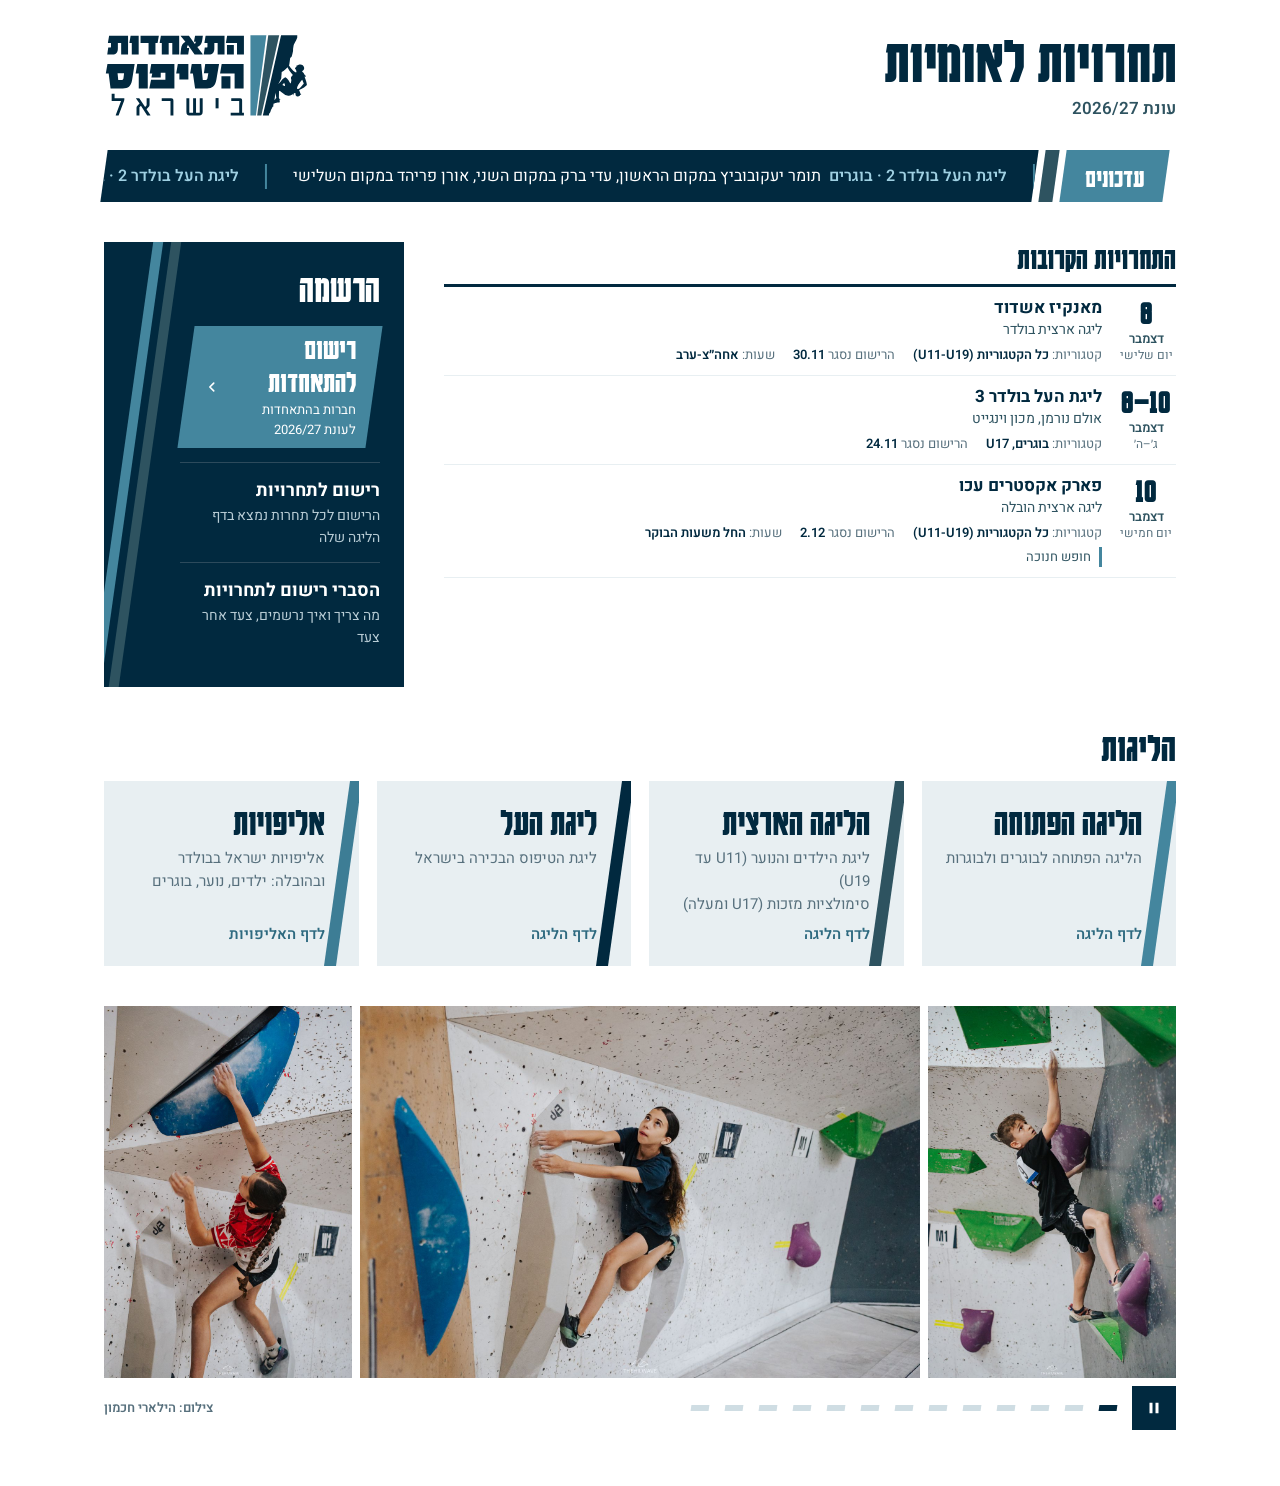
<file: index.html>
<!DOCTYPE html>
<html lang="he" dir="rtl">
<head>
<meta charset="utf-8">
<meta name="viewport" content="width=device-width, initial-scale=1">
<title>תחרויות לאומיות – התאחדות הטיפוס</title>
<link rel="stylesheet" href="assets/site.css?v=20261117b">
</head>
<body>
<div class="wrap">

<header class="site-head">
  <div>
    <h1 class="disp">תחרויות לאומיות</h1>
    <div class="sub">עונת <span class="ltr">2026/27</span></div>
  </div>
  <img class="logo" src="assets/logo.svg" alt="התאחדות הטיפוס בישראל">
</header>

<div class="chyron" aria-label="עדכונים מהתחרויות">
  <div class="ch-lbl"><span class="disp">עדכונים</span></div>
  <div class="ch-gap" aria-hidden="true"></div>
  <div class="ch-bar" id="chbar" title="לחיצה עוצרת או ממשיכה את הגלילה">
    <div class="ch-in"><div class="ch-track" id="chtrack"></div></div>
  </div>
</div>

<div class="row2">
  <section class="main">
    <div class="shead"><h2 class="disp">התחרויות הקרובות</h2></div>
    <div class="list" id="upcoming"><div class="empty">טוען…</div></div>
  </section>

  <aside class="side panel" aria-label="הרשמה">
    <div class="stripe s1" aria-hidden="true"></div><div class="stripe s2" aria-hidden="true"></div>
    <h2 class="disp">הרשמה</h2>
    <a class="bigbtn" href="https://loglig.com/Activity/Form/62594?seasonId=1762" target="_blank" rel="noopener">
      <span><span><strong>רישום להתאחדות</strong><small>חברות בהתאחדות לעונת 2026/27</small></span>
      <svg aria-hidden="true" width="22" height="22" viewBox="0 0 24 24" fill="none" stroke="currentColor" stroke-width="2.5" stroke-linecap="round" stroke-linejoin="round"><path d="M15 6l-6 6 6 6"></path></svg></span>
    </a>
    <a class="plink" href="#leagues"><strong>רישום לתחרויות</strong><span>הרישום לכל תחרות נמצא בדף הליגה שלה</span></a>
    <a class="plink" href="https://drive.google.com/file/d/1g0PHbWPB_pFXdqxG6ZLyZo83JNiXDOM1/view" target="_blank" rel="noopener"><strong>הסברי רישום לתחרויות</strong><span>מה צריך ואיך נרשמים, צעד אחר צעד</span></a>
  </aside>
</div>

<section id="leagues">
  <div class="shead"><h2 class="disp" style="font-size:40px;margin-bottom:4px">הליגות</h2></div>
  <div class="cards" id="cards"></div>
</section>

<section class="hero" id="hero" aria-label="תמונות מהתחרויות" style="margin-top:0">
  <div class="frames">
    <div class="fr side" id="frR"></div>
    <div class="fr mid" id="frC" aria-roledescription="carousel" aria-label="תמונות מתחלפות"></div>
    <div class="fr side" id="frL"></div>
  </div>
  <div class="ctl"><div style="display:flex;align-items:center;gap:10px"><button type="button" class="pp" id="pp"></button><div class="dots" id="dots"></div></div>
    <div class="credit" id="credit"></div></div>
</section>

</div>

<script src="assets/site.js?v=20261117b"></script>
<script>
/* Where each league card leads. Set the federation-site address of each page once it is live;
   null = page not built yet (card shows "בקרוב"). */
const LEAGUES = [
  { page: 'open',     title: 'הליגה הפתוחה', lines: ['הליגה הפתוחה לבוגרים ולבוגרות'], bar: 'var(--steel)' },
  { page: 'national', title: 'הליגה הארצית', lines: ['ליגת הילדים והנוער (U11 עד U19)', 'סימולציות מזכות (U17 ומעלה)'], bar: 'var(--slate)' },
  { page: 'elite',    title: 'ליגת העל',     lines: ['ליגת הטיפוס הבכירה בישראל'], bar: 'var(--navy)' },
  { page: 'champ',    title: 'אליפויות',     lines: ['אליפויות ישראל בבולדר ובהובלה: ילדים, נוער, בוגרים'], bar: 'var(--steel2)', go: 'לדף האליפויות' }
];
const UPCOMING_COUNT = 3;

function renderCards(){
  const el = document.getElementById('cards');
  el.innerHTML = LEAGUES.map(l => `<a class="lcard" data-page="${l.page}"><div class="bar" aria-hidden="true" style="background:${l.bar}"></div>
      <h3 class="disp">${l.title}</h3><p>${l.lines.map(x => `<span>${ILCA.esc(x)}</span>`).join('')}</p>
      <span class="go">${l.go || 'לדף הליגה'}</span></a>`).join('');
  ILCA.wireLinks(el);
}

function renderUpcoming(items){
  const next = items.filter(c => !c.status && !c.approx && ILCA.dayDiff(c.end || c.start) >= 0)
                    .sort((a, b) => ILCA.D(a.start) - ILCA.D(b.start)).slice(0, UPCOMING_COUNT);
  document.getElementById('upcoming').innerHTML = next.length ? next.map(c => `
    <article class="item">
      ${ILCA.dateBox(c)}
      <div class="body">
        <h3>${ILCA.esc(c.title)}</h3>
        <div class="vn">${ILCA.esc(c.sub)}</div>
        <div class="meta">
          <span>קטגוריות: <strong>${ILCA.esc(c.cats)}</strong></span>
          ${ILCA.regText(c)}
          ${c.hours ? `<span>שעות: <strong>${ILCA.esc(c.hours)}</strong></span>` : ''}
        </div>
        ${c.note ? `<div class="note">${ILCA.esc(c.note)}</div>` : ''}
      </div>
    </article>`).join('') : '<div class="empty">אין תחרויות קרובות כרגע.</div>';
  return next;
}

(async () => {
  renderCards();
  let cal = { items: [] }, upd = { items: [] };
  try { [cal, upd] = await Promise.all([ILCA.json('data/calendar.json'), ILCA.json('data/updates.json')]); }
  catch (e) { document.getElementById('upcoming').innerHTML = '<div class="empty">לא ניתן לטעון את רשימת התחרויות.</div>'; }
  const next = renderUpcoming(cal.items || []);
  const items = (upd.items || []).slice();
  if (next[0]) {
    const c = next[0], n = ILCA.dayDiff(c.start);
    items.push(['התחרות הבאה', `${c.title} – ${c.sub}, ${n > 1 ? 'בעוד ' + n + ' ימים' : n === 1 ? 'מחר' : 'היום'}`]);
  }
  ILCA.chyron(items);
})();

/* photo slideshow (bottom of the page): data/national-photos.json {credit, center:[{src,alt}], right:[...], left:[...]} — hidden until photos are added */
ILCA.json('data/national-photos.json').then(p => {
  if (!p || !(p.center || []).length) return;
  const hero = document.getElementById('hero'); hero.classList.add('has');
  const fill = (el, list) => { el.innerHTML = list.map((s, i) => `<img src="${s.src}" alt="${ILCA.esc(s.alt || '')}" class="${i ? '' : 'on'}" loading="lazy">`).join(''); return [...el.querySelectorAll('img')]; };
  const C = fill(document.getElementById('frC'), p.center), R = fill(document.getElementById('frR'), p.right || []), L = fill(document.getElementById('frL'), p.left || []);
  document.getElementById('credit').textContent = p.credit ? 'צילום: ' + p.credit : '';
  let c = 0, r = 0, l = 0, tick = 0, paused = false;
  try { paused = matchMedia('(prefers-reduced-motion: reduce)').matches; } catch (e) {}
  const show = (arr, i) => arr.forEach((im, k) => im.classList.toggle('on', k === i));
  const dots = document.getElementById('dots');
  const drawDots = () => { dots.innerHTML = C.map((_, i) => `<button type="button" aria-label="תמונה ${i + 1} מתוך ${C.length}" aria-current="${i === c}"><span></span></button>`).join('');
    dots.querySelectorAll('button').forEach((b, i) => b.onclick = () => { c = i; show(C, c); drawDots(); }); };
  const pp = document.getElementById('pp');
  const drawPP = () => { pp.setAttribute('aria-label', paused ? 'הפעלת התמונות המתחלפות' : 'עצירת התמונות המתחלפות');
    pp.innerHTML = paused ? '<svg aria-hidden="true" width="18" height="18" viewBox="0 0 24 24" fill="currentColor"><path d="M8 5v14l11-7z"></path></svg>' : '<svg aria-hidden="true" width="18" height="18" viewBox="0 0 24 24" fill="currentColor"><rect x="6" y="5" width="4" height="14"></rect><rect x="14" y="5" width="4" height="14"></rect></svg>'; };
  pp.onclick = () => { paused = !paused; drawPP(); };
  drawDots(); drawPP();
  setInterval(() => { if (paused) return; tick++;
    if (tick % 2 === 0) { c = (c + 1) % C.length; show(C, c); drawDots(); }
    if (R.length && tick % 8 === 3) { r = (r + 1) % R.length; show(R, r); }
    if (L.length && tick % 8 === 7) { l = (l + 1) % L.length; show(L, l); } }, 3000);
}).catch(() => {});
</script>
</body>
</html>
</file>
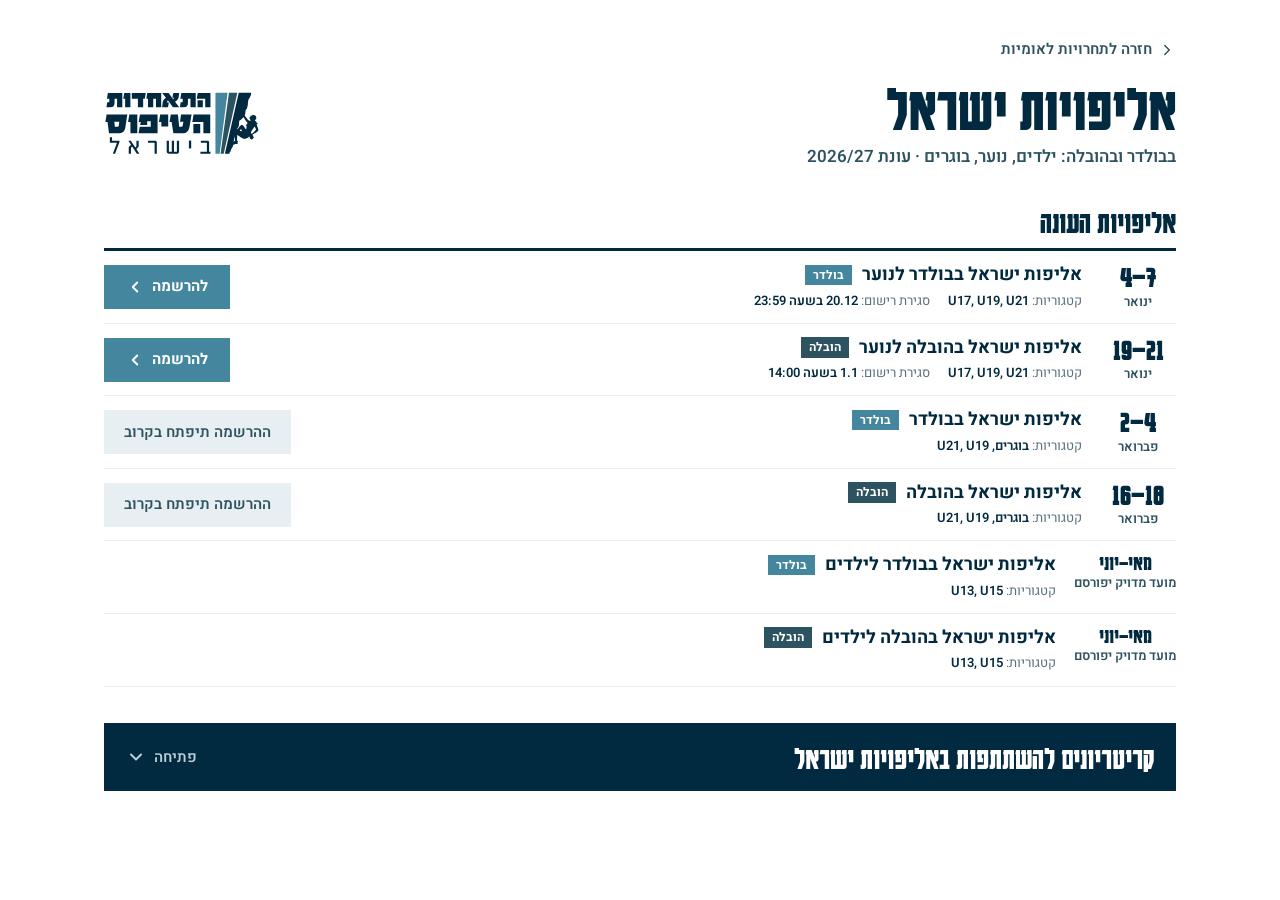
<file: championships.html>
<!DOCTYPE html>
<html lang="he" dir="rtl">
<head>
<meta charset="utf-8">
<meta name="viewport" content="width=device-width, initial-scale=1">
<title>אליפויות ישראל – התאחדות הטיפוס</title>
<link rel="stylesheet" href="assets/site.css?v=20261117b">
</head>
<body>
<div class="wrap" style="gap:36px">
<a class="back" data-page="landing"><svg aria-hidden="true" width="18" height="18" viewBox="0 0 24 24" fill="none" stroke="currentColor" stroke-width="2" stroke-linecap="round" stroke-linejoin="round"><path d="M9 6l6 6-6 6"></path></svg><span>חזרה לתחרויות לאומיות</span></a>
<header class="site-head">
  <div>
    <h1 class="disp">אליפויות ישראל</h1>
    <div class="sub">בבולדר ובהובלה: ילדים, נוער, בוגרים · עונת <span class="ltr">2026/27</span></div>
  </div>
  <img class="logo" style="height:64px" src="assets/logo.svg" alt="התאחדות הטיפוס בישראל">
</header>
<section class="main" style="flex:none">
  <h2 class="disp" style="margin-bottom:10px">אליפויות העונה</h2>
  <div class="list" id="champs"><div class="empty">טוען…</div></div>
</section>
<section class="acc"><button type="button" aria-expanded="false" aria-controls="criteria">
  <span class="acc-t"><b>קריטריונים להשתתפות באליפויות ישראל</b></span>
  <span class="acc-s"><span class="acc-lbl">פתיחה</span><svg aria-hidden="true" width="20" height="20" viewBox="0 0 24 24" fill="none" stroke="currentColor" stroke-width="2.5" stroke-linecap="round" stroke-linejoin="round"><path d="M6 9l6 6 6-6"></path></svg></span></button>
  <div class="acc-p" id="criteria" hidden><div style="display:flex;flex-wrap:wrap;gap:14px">
<div style="flex:1 1 300px;background:var(--mist);padding:16px 18px;display:flex;flex-direction:column;gap:4px"><strong class="disp" style="font-size:26px">אליפות ישראל בבולדר</strong><p style="margin:0">השלמת לפחות <strong>3 תחרויות מזכות</strong> לפני מועד האליפות.</p></div>
<div style="flex:1 1 300px;background:var(--mist);padding:16px 18px;display:flex;flex-direction:column;gap:4px"><strong class="disp" style="font-size:26px">אליפות ישראל בהובלה</strong><p style="margin:0">השלמת לפחות <strong>3 תחרויות מזכות</strong> לפני מועד האליפות, כאשר <strong>לפחות אחת מהן היא תחרות הובלה</strong>.</p></div></div>
<div style="display:flex;flex-direction:column;gap:6px"><strong style="font-size:17px">תחרויות מזכות הן:</strong>
<ul style="gap:2px"><li>תחרויות הליגה הארצית</li><li>סימולציות נוער-בוגרים שהוגדרו כתחרויות מזכות</li><li>תחרויות ליגת העל (לזכאים)</li></ul></div>
<div role="note" class="callout warn"><svg aria-hidden="true" width="22" height="22" viewBox="0 0 24 24" fill="none" stroke="currentColor" stroke-width="2" stroke-linecap="round" stroke-linejoin="round" style="flex:0 0 auto;margin-top:2px"><path d="M12 9v4"></path><path d="M12 17h.01"></path><path d="M10.3 3.9L1.8 18a2 2 0 0 0 1.7 3h17a2 2 0 0 0 1.7-3L13.7 3.9a2 2 0 0 0-3.4 0z"></path></svg>
<div style="display:flex;flex-direction:column;gap:4px"><strong style="font-size:17px">שימו לב</strong><p style="margin:0">החל מהעונה הקרובה יבוטל הפטור הגורף שניתן למשתתפי ליגת העל מחובת השתתפות ב-3 תחרויות כתנאי סף לרישום לאליפות.</p><p style="margin:0">על כל הספורטאים המעוניינים להשתתף באליפויות ישראל להשלים את מספר התחרויות הנדרש לפני מועד האליפות.</p></div></div></div></section>
</div>
<script src="assets/site.js?v=20261117b"></script>
<script>

ILCA.accordions();
ILCA.json('data/calendar.json').then(cal => {
  const now = new Date();
  const list = (cal.items || []).filter(c => c.league === 'champ').sort((a, b) => ILCA.D(a.start) - ILCA.D(b.start));
  document.getElementById('champs').innerHTML = list.map(c => {
    const s = ILCA.D(c.start), e = c.end ? ILCA.D(c.end) : null;
    const days = c.approx || (e ? `${s.getDate()}–${e.getDate()}` : `${s.getDate()}`);
    const month = c.approx ? 'מועד מדויק יפורסם' : ILCA.MONTHS[s.getMonth()];
    const closeAt = c.regClose ? new Date(c.regClose + 'T' + (c.regCloseTime || '23:59')) : null;
    const isClosed = closeAt && now > closeAt;
    const isOpen = !isClosed && c.regOpen && ILCA.dayDiff(c.regOpen) <= 0;
    const soon = !isOpen && !isClosed && (ILCA.D(c.start) - now) / 864e5 <= 92;
    const meta = [`<span>קטגוריות: <strong>${ILCA.esc(c.cats)}</strong></span>`];
    if (c.regOpen && !isOpen && !isClosed) meta.push(`<span>פתיחת רישום: <strong class="ltr">${ILCA.dm(ILCA.D(c.regOpen))}</strong></span>`);
    if (c.regClose && !isClosed) meta.push(`<span>סגירת רישום: <strong><span class="ltr">${ILCA.dm(ILCA.D(c.regClose))}</span>${c.regCloseTime ? ' בשעה <span class="ltr">' + c.regCloseTime + '</span>' : ''}</strong></span>`);
    let act = '';
    if (isOpen && c.link) act = `<a class="btn steel" href="${c.link}" target="_blank" rel="noopener"><span>להרשמה</span><svg aria-hidden="true" width="18" height="18" viewBox="0 0 24 24" fill="none" stroke="currentColor" stroke-width="2.5" stroke-linecap="round" stroke-linejoin="round"><path d="M15 6l-6 6 6 6"></path></svg></a>`;
    else if (isClosed) act = '<span class="chip" style="background:#f1f4f6;color:var(--muted)">ההרשמה נסגרה</span>';
    else if (soon) act = '<span class="chip">ההרשמה תיפתח בקרוב</span>';
    return `<article class="item" style="flex-wrap:wrap;gap:14px 18px;padding:12px 0">
      <div class="date" style="min-width:76px"><span class="n disp ltr" style="font-size:${c.approx ? 22 : 32}px">${days}</span><span class="m">${month}</span></div>
      <div class="body" style="flex:1 1 280px"><div style="display:flex;flex-wrap:wrap;align-items:center;gap:4px 10px"><h3 style="font-size:18px">${ILCA.esc(c.title)}</h3>${ILCA.kindTag(c.kind)}</div>
        <div class="meta">${meta.join('')}</div></div>${act}</article>`;
  }).join('');
}).catch(() => { document.getElementById('champs').innerHTML = '<div class="empty">לא ניתן לטעון את רשימת האליפויות.</div>'; });

</script>
</body>
</html>
</file>
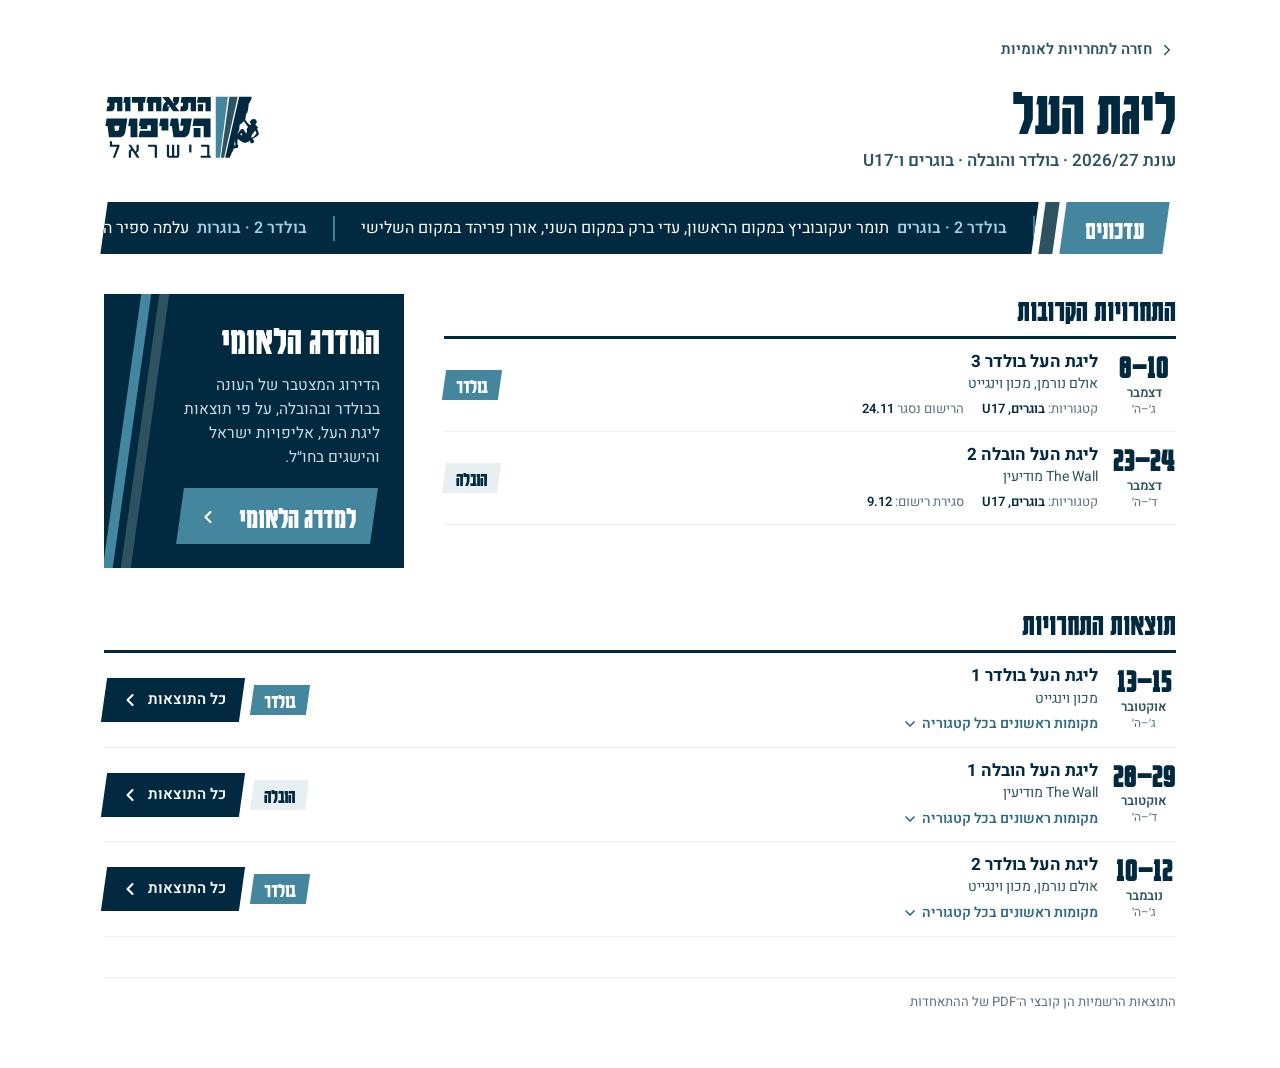
<file: elite.html>
<!DOCTYPE html>
<html lang="he" dir="rtl">
<head>
<meta charset="utf-8">
<meta name="viewport" content="width=device-width, initial-scale=1">
<title>ליגת העל – התאחדות הטיפוס</title>
<style>
@font-face{font-family:Karantina;font-weight:700;font-display:swap;src:url([data-uri]) format("woff2");unicode-range:U+0307-0308,U+0590-05FF,U+200C-2010,U+20AA,U+25CC,U+FB1D-FB4F}
@font-face{font-family:Karantina;font-weight:700;font-display:swap;src:url([data-uri]) format("woff2");unicode-range:U+0000-00FF,U+0131,U+0152-0153,U+02BB-02BC,U+02C6,U+02DA,U+02DC,U+0304,U+0308,U+0329,U+2000-206F,U+20AC,U+2122,U+2191,U+2193,U+2212,U+2215,U+FEFF,U+FFFD}
@font-face{font-family:Heebo;font-weight:100 900;font-display:swap;src:url([data-uri]) format("woff2");unicode-range:U+0307-0308,U+0590-05FF,U+200C-2010,U+20AA,U+25CC,U+FB1D-FB4F}
@font-face{font-family:Heebo;font-weight:100 900;font-display:swap;src:url([data-uri]) format("woff2");unicode-range:U+0000-00FF,U+0131,U+0152-0153,U+02BB-02BC,U+02C6,U+02DA,U+02DC,U+0304,U+0308,U+0329,U+2000-206F,U+20AC,U+2122,U+2191,U+2193,U+2212,U+2215,U+FEFF,U+FFFD}

:root{--navy:#01293f;--slate:#2e5360;--steel:#44869e;--link:#2e6a80;--mist:#e8eff2;--line:#cfdde3;--muted:#57707d}
*{box-sizing:border-box}
html,body{margin:0;background:#fff}
body{font-family:Heebo,system-ui,sans-serif;color:var(--navy);font-size:16px;line-height:1.55;-webkit-font-smoothing:antialiased}
a{color:var(--steel)}
.ltr{unicode-bidi:isolate;direction:ltr;display:inline-block}
.disp{font-family:Karantina,Heebo,sans-serif;font-weight:700;line-height:1}
.wrap{max-width:1120px;margin:0 auto;padding:28px 24px 56px;display:flex;flex-direction:column;gap:40px}
.skew{transform:skewX(-8deg)}
.unskew{display:inline-block;transform:skewX(8deg)}

/* back link (as on the federation's league pages) */
.back{align-self:flex-start;display:inline-flex;align-items:center;gap:6px;min-height:44px;font-weight:600;font-size:15px;color:var(--slate);text-decoration:none;margin-bottom:-32px}
.back:hover{color:var(--steel)}
/* header */
header{display:flex;flex-wrap:wrap;align-items:center;justify-content:space-between;gap:20px}
h1{margin:0;font-size:64px}
.sub{font-size:17px;font-weight:600;color:var(--slate);margin-top:4px}
.logo svg{height:64px;width:auto;display:block}

/* chyron (as on the federation's תחרויות לאומיות page) */
.chyron{display:flex;align-items:stretch;min-height:52px;gap:7px;padding-inline-start:10px;margin-top:-12px}
.ch-lbl{background:var(--steel);color:#fff;display:flex;align-items:center;padding:0 22px;transform:skewX(-8deg);flex:none}
.ch-lbl span{font-size:27px;padding-top:3px;transform:skewX(8deg)}
.ch-gap{width:14px;background:var(--slate);transform:skewX(-8deg);flex:none}
.ch-bar{flex:1 1 0;min-width:0;background:var(--navy);color:#fff;transform:skewX(-8deg);overflow:hidden;display:flex;align-items:center;cursor:pointer}
.ch-in{transform:skewX(8deg);overflow:hidden;width:100%}
.ch-track{display:flex;width:max-content;white-space:nowrap;animation:chy var(--dur,60s) linear infinite}
.ch-bar:hover .ch-track,.ch-bar.paused .ch-track{animation-play-state:paused}
.ch-item{padding:0 26px;font-size:16px;border-inline-start:2px solid var(--steel)}
.ch-item b{color:#9fd0e2;font-weight:600;margin-inline-end:8px}
@keyframes chy{from{transform:translateX(0)}to{transform:translateX(50%)}}
@media (prefers-reduced-motion:reduce){.ch-track{animation:none}.ch-in{overflow-x:auto}}

/* rows */
.row2{display:flex;flex-wrap:wrap;align-items:flex-start;gap:40px}
.main{flex:999 1 560px;min-width:0;display:flex;flex-direction:column}
.side{flex:1 1 300px;max-width:360px}
.shead{display:flex;flex-wrap:wrap;align-items:baseline;justify-content:space-between;gap:6px 20px;margin-bottom:10px}
h2{margin:0;font-size:32px}
.list{border-top:3px solid var(--navy);display:flex;flex-direction:column}

/* competition row */
.item{display:flex;gap:14px;padding:12px 0;border-bottom:1px solid var(--mist);align-items:center}
.date{flex:0 0 auto;min-width:64px;text-align:center;display:flex;flex-direction:column;align-self:flex-start}
.date .n{font-size:36px;line-height:.85;white-space:nowrap}
.date .m{font-weight:600;font-size:13px;line-height:1.3;color:var(--slate);margin-top:3px}
.date .w{font-size:12px;line-height:1.3;color:var(--muted)}
.body{flex:1 1 0;min-width:0;display:flex;flex-direction:column}
.body h3{margin:0;font-weight:700;font-size:17px;line-height:1.3}
.body .vn{color:var(--slate);font-size:14px}
.meta{display:flex;flex-wrap:wrap;gap:2px 18px;margin-top:4px;font-size:13px;color:var(--muted)}
.meta strong{color:var(--navy);font-weight:600}
.tag{font-family:Karantina,Heebo,sans-serif;font-weight:700;font-size:20px;line-height:1;padding:6px 12px 4px;transform:skewX(-8deg);display:inline-block;white-space:nowrap}
.tag.B{background:var(--steel);color:#fff}
.tag.L{background:var(--mist);color:var(--navy)}
.acts{display:flex;align-items:center;gap:10px;flex:none}

/* next competition panel */
.next{background:var(--navy);color:#fff;padding:26px 24px 24px;position:relative;overflow:hidden;display:flex;flex-direction:column}
.stripe{position:absolute;top:-10px;bottom:-10px;width:10px;transform:skewX(-8deg)}
.next .s1{left:36px;background:var(--slate)}
.next .s2{left:18px;background:var(--steel)}
.next .inner{margin-left:52px;display:flex;flex-direction:column}
.next h2{font-size:40px;margin-bottom:14px}
.next h3{margin:0;font-size:19px;font-weight:700;line-height:1.3}
.next .ln{font-size:14.5px;color:#c9dde5;margin-top:4px}
.count{display:flex;align-items:baseline;gap:10px;margin:16px 0 4px;padding-top:14px;border-top:1px solid #2c4a5c}
.count .n{font-size:64px}
.count .t{font-size:16px;font-weight:600;color:#c9dde5}
.reg{font-size:14px;color:#c9dde5}
.reg strong{color:#fff}
.bigbtn{display:flex;align-items:center;background:var(--steel);color:#fff;padding:0 18px;margin:18px 6px 0 0;text-decoration:none;min-height:56px;transform:skewX(-8deg)}
.bigbtn:hover{background:#3a7890;color:#fff}
.bigbtn>span{flex:1 1 auto;display:flex;align-items:center;justify-content:space-between;gap:10px;transform:skewX(8deg)}
.bigbtn strong{font-family:Karantina,Heebo,sans-serif;font-size:30px;font-weight:700;line-height:1;padding-top:3px}

/* results */
.res{border-bottom:1px solid var(--mist)}
.res summary{list-style:none;cursor:pointer}
.res summary::-webkit-details-marker{display:none}
.res summary .item{border-bottom:0}
.res summary:hover .body h3{color:var(--link)}
.toggle{display:inline-flex;align-items:center;gap:4px;margin-top:4px;font-weight:600;font-size:14px;color:var(--link)}
.toggle svg{transition:transform .2s}
.res[open] .toggle svg{transform:rotate(180deg)}
.allres{display:inline-flex;align-items:center;gap:8px;min-height:44px;padding:0 16px;background:var(--navy);color:#fff;text-decoration:none;transform:skewX(-8deg);white-space:nowrap}
.allres:hover{background:var(--slate);color:#fff}
.allres>span{display:inline-flex;align-items:center;gap:8px;transform:skewX(8deg);font-weight:600;font-size:15px}
.pgrid{display:grid;grid-template-columns:repeat(2,1fr);gap:12px;padding:4px 0 18px 0;margin-inline-start:78px}
.pcard{background:var(--mist);padding:14px 30px 12px 16px;position:relative;overflow:hidden;display:flex;flex-direction:column}
.pcard .bar{position:absolute;top:-10px;bottom:-10px;right:8px;width:8px;transform:skewX(-8deg);background:var(--steel)}
.pcard h4{margin:0 0 6px;font-size:26px}
.pod{list-style:none;margin:0;padding:0;flex:1}
.pod li{display:flex;align-items:center;gap:12px;padding:6px 0;border-bottom:1px solid #d9e5ea}
.pod li:last-child{border-bottom:0}
.badge{flex:none;display:inline-flex;align-items:center;justify-content:center;width:34px;height:34px;color:#fff;font-family:Karantina,Heebo,sans-serif;font-weight:700;font-size:22px;line-height:1;transform:skewX(-8deg)}
.b1{background:var(--navy)}.b2{background:var(--slate)}.b3{background:var(--steel)}
.who{display:flex;flex-direction:column;line-height:1.25;min-width:0}
.who strong{font-size:15.5px;font-weight:700}
.who span{font-size:12.5px;color:var(--muted)}
.empty{padding:16px 0;color:var(--muted)}
footer{font-size:13px;color:var(--muted);border-top:1px solid var(--mist);padding-top:14px}

@media (max-width:767px){
  .wrap{padding:20px 16px 40px;gap:32px}
  h1{font-size:48px}
  .logo svg{height:48px}
  .side{max-width:none}
  .item{flex-wrap:wrap}
  .acts{width:100%;padding-inline-start:78px}
  .pgrid{grid-template-columns:1fr 1fr;gap:8px;margin-inline-start:0}
  .pcard{padding:10px 22px 8px 10px}
  .pcard .bar{right:6px;width:6px}
  .pcard h4{font-size:22px}
  .badge{width:26px;height:26px;font-size:18px}
  .pod li{gap:8px;align-items:flex-start}
  .who strong{font-size:13.5px}
  .who span{font-size:11.5px}
  .next{order:-1}
  .chyron{margin-top:-8px;min-height:46px;padding-inline-start:6px}
  .ch-lbl{padding:0 12px}.ch-lbl span{font-size:22px}
  .ch-gap{width:8px}
  .ch-item{font-size:14.5px;padding:0 18px}
}
.pod .u15,.u15{display:inline-block;margin-inline-start:6px;padding:1px 6px;font-size:11px;font-weight:700;color:#fff;background:#44869e;vertical-align:2px}
</style>
</head>
<body>
<div class="wrap">

<a class="back" id="backlink" target="_top" rel="noopener">
  <svg aria-hidden="true" width="18" height="18" viewBox="0 0 24 24" fill="none" stroke="currentColor" stroke-width="2" stroke-linecap="round" stroke-linejoin="round"><path d="M9 6l6 6-6 6"></path></svg>
  <span>חזרה לתחרויות לאומיות</span>
</a>
<header>
  <div>
    <h1 class="disp">ליגת העל</h1>
    <div class="sub">עונת <span class="ltr">2026/27</span> · בולדר והובלה · בוגרים ו־U17</div>
  </div>
  <div class="logo"><svg xmlns="http://www.w3.org/2000/svg" xmlns:xlink="http://www.w3.org/1999/xlink" viewBox="134 324 396 162" role="img" aria-label="התאחדות הטיפוס בישראל"> <defs> <clipPath id="clip-0"> <path clip-rule="nonzero" d="M 0 226.679688 L 1 226.679688 L 1 565.441406 L 0 565.441406 Z M 0 226.679688 "/> </clipPath> </defs> <path fill-rule="nonzero" fill="rgb(0.392151%, 16.078186%, 24.705505%)" fill-opacity="1" d="M 180.480469 329.160156 L 143.878906 329.160156 L 141.480469 343.320312 L 147.480469 343.320312 L 147.480469 349.800781 C 147.480469 351.359375 146.878906 352.199219 145.679688 352.199219 L 142.199219 352.199219 L 140.28125 365.398438 L 150.359375 365.398438 C 157.320312 365.398438 160.800781 361.441406 160.800781 353.761719 L 160.800781 343.320312 L 167.160156 343.320312 L 167.160156 365.398438 L 180.480469 365.398438 Z M 180.480469 329.160156 "/> <path fill-rule="nonzero" fill="rgb(0.392151%, 16.078186%, 24.705505%)" fill-opacity="1" d="M 201 329.160156 L 185.398438 329.160156 L 183 343.320312 L 187.679688 343.320312 L 187.679688 365.398438 L 201 365.398438 Z M 201 329.160156 "/> <path fill-rule="nonzero" fill="rgb(0.392151%, 16.078186%, 24.705505%)" fill-opacity="1" d="M 204.601562 329.160156 L 204.601562 343.320312 L 220.078125 343.320312 L 220.078125 365.398438 L 233.398438 365.398438 L 233.398438 343.320312 L 237.480469 343.320312 L 240 329.160156 Z M 204.601562 329.160156 "/> <path fill-rule="nonzero" fill="rgb(0.392151%, 16.078186%, 24.705505%)" fill-opacity="1" d="M 279.238281 329.160156 L 243.839844 329.160156 L 241.441406 343.320312 L 245.640625 343.320312 L 245.640625 365.398438 L 258.960938 365.398438 L 258.960938 343.320312 L 265.921875 343.320312 L 265.921875 365.398438 L 279.238281 365.398438 Z M 279.238281 329.160156 "/> <path fill-rule="nonzero" fill="rgb(0.392151%, 16.078186%, 24.705505%)" fill-opacity="1" d="M 309.960938 329.160156 L 307.679688 340.921875 L 311.398438 340.921875 C 311.160156 342.960938 310.558594 344.398438 309.480469 345.121094 L 298.078125 329.160156 L 282.121094 329.160156 L 282.121094 329.878906 L 291.238281 341.039062 C 286.320312 343.800781 283.441406 348.238281 282.839844 354.238281 L 281.640625 365.398438 L 296.640625 365.398438 L 298.558594 352.800781 L 294.238281 352.800781 C 294.359375 350.28125 294.960938 348.480469 296.160156 347.28125 L 309 365.398438 L 324.480469 365.398438 L 324.480469 364.558594 L 314.28125 351.121094 C 319.558594 348.71875 322.679688 344.761719 323.519531 339.359375 L 324.960938 329.160156 Z M 309.960938 329.160156 "/> <path fill-rule="nonzero" fill="rgb(0.392151%, 16.078186%, 24.705505%)" fill-opacity="1" d="M 366.839844 329.160156 L 330.238281 329.160156 L 327.960938 343.320312 L 333.839844 343.320312 L 333.839844 349.800781 C 333.839844 351.359375 333.238281 352.199219 332.039062 352.199219 L 328.679688 352.199219 L 326.640625 365.398438 L 336.71875 365.398438 C 343.679688 365.398438 347.160156 361.441406 347.160156 353.761719 L 347.160156 343.320312 L 353.519531 343.320312 L 353.519531 365.398438 L 366.839844 365.398438 Z M 366.839844 329.160156 "/> <path fill-rule="nonzero" fill="rgb(0.392151%, 16.078186%, 24.705505%)" fill-opacity="1" d="M 404.28125 329.160156 L 371.878906 329.160156 L 369.480469 343.320312 L 390.960938 343.320312 L 390.960938 365.398438 L 404.28125 365.398438 Z M 384.839844 347.160156 L 371.519531 347.160156 L 371.519531 365.398438 L 384.839844 365.398438 Z M 384.839844 347.160156 "/> <path fill-rule="nonzero" fill="rgb(0.392151%, 16.078186%, 24.705505%)" fill-opacity="1" d="M 140.640625 383.761719 L 137.519531 402.238281 L 143.039062 402.238281 L 146.640625 431.039062 L 170.160156 431.039062 C 175.558594 431.039062 179.519531 429.960938 182.160156 427.800781 C 185.160156 425.398438 187.320312 421.078125 188.28125 414.839844 L 193.199219 383.761719 Z M 171.601562 411.121094 C 171.238281 413.398438 170.039062 414.480469 167.878906 414.480469 L 161.519531 414.480469 L 160.199219 401.640625 L 172.800781 401.640625 Z M 171.601562 411.121094 "/> <path fill-rule="nonzero" fill="rgb(0.392151%, 16.078186%, 24.705505%)" fill-opacity="1" d="M 218.519531 383.640625 L 198.238281 383.640625 L 195.121094 402.238281 L 201.121094 402.238281 L 201.121094 431.039062 L 218.519531 431.039062 Z M 218.519531 383.640625 "/> <path fill-rule="nonzero" fill="rgb(0.392151%, 16.078186%, 24.705505%)" fill-opacity="1" d="M 270 383.761719 L 225.238281 383.761719 L 222.121094 402.238281 L 227.28125 402.238281 L 225.601562 410.039062 L 243.601562 410.039062 L 243.601562 400.558594 L 252.601562 400.558594 L 252.601562 414.238281 L 224.878906 414.238281 L 221.519531 431.039062 L 270 431.039062 Z M 270 383.761719 "/> <path fill-rule="nonzero" fill="rgb(0.392151%, 16.078186%, 24.705505%)" fill-opacity="1" d="M 297 383.640625 L 276.601562 383.640625 L 273.480469 402.238281 L 279.601562 402.238281 L 279.601562 413.761719 L 297 413.761719 Z M 297 383.640625 "/> <path fill-rule="nonzero" fill="rgb(0.392151%, 16.078186%, 24.705505%)" fill-opacity="1" d="M 329.519531 383.761719 L 327 401.640625 L 335.519531 401.640625 L 333.839844 411.121094 C 333.359375 413.398438 332.160156 414.480469 330 414.480469 L 324.839844 414.480469 L 321.71875 383.761719 L 303.480469 383.761719 L 300.359375 402.238281 L 305.761719 402.238281 L 309.960938 431.039062 L 333.238281 431.039062 C 338.160156 431.039062 342 429.71875 344.878906 427.199219 C 348 424.441406 350.039062 420 351.121094 413.640625 L 356.28125 383.761719 Z M 329.519531 383.761719 "/> <path fill-rule="nonzero" fill="rgb(0.392151%, 16.078186%, 24.705505%)" fill-opacity="1" d="M 403.679688 383.640625 L 361.320312 383.640625 L 358.199219 402.238281 L 386.28125 402.238281 L 386.28125 431.039062 L 403.679688 431.039062 Z M 378.238281 407.28125 L 360.839844 407.28125 L 360.839844 431.039062 L 378.238281 431.039062 Z M 378.238281 407.28125 "/> <path fill-rule="nonzero" fill="rgb(0.392151%, 16.078186%, 24.705505%)" fill-opacity="1" d="M 173.28125 449.640625 L 154.441406 449.640625 L 154.441406 441 L 148.800781 441 L 148.800781 454.921875 L 166.921875 454.921875 L 156.71875 482.160156 L 156.71875 483 L 162.121094 483 L 172.679688 455.28125 C 173.039062 454.199219 173.28125 453.121094 173.28125 452.160156 Z M 173.28125 449.640625 "/> <path fill-rule="nonzero" fill="rgb(0.392151%, 16.078186%, 24.705505%)" fill-opacity="1" d="M 223.558594 482.28125 L 216.121094 470.878906 L 220.558594 466.441406 C 221.519531 465.359375 222 464.039062 222 462.359375 L 222 449.640625 L 216.359375 449.640625 L 216.359375 463.558594 L 213.480469 466.921875 L 202.078125 449.640625 L 195.839844 449.640625 L 195.839844 450.238281 L 202.679688 460.199219 L 198.121094 464.761719 C 197.28125 465.601562 196.800781 466.800781 196.800781 468.238281 L 196.800781 483 L 202.441406 483 L 202.441406 467.398438 L 205.320312 464.28125 L 217.441406 483 L 223.558594 483 Z M 223.558594 482.28125 "/> <path fill-rule="nonzero" fill="rgb(0.392151%, 16.078186%, 24.705505%)" fill-opacity="1" d="M 268.078125 454.441406 C 268.078125 451.320312 266.640625 449.761719 263.761719 449.761719 L 245.519531 449.761719 L 245.519531 454.921875 L 262.441406 454.921875 L 262.441406 483 L 268.078125 483 Z M 268.078125 454.441406 "/> <path fill-rule="nonzero" fill="rgb(0.392151%, 16.078186%, 24.705505%)" fill-opacity="1" d="M 324.601562 449.640625 L 318.960938 449.640625 L 318.960938 477.960938 L 311.761719 477.960938 L 311.761719 449.640625 L 306.121094 449.640625 L 306.121094 477.960938 L 298.800781 477.960938 L 298.800781 449.640625 L 293.160156 449.640625 L 293.160156 475.800781 C 293.160156 478.199219 293.640625 480 294.601562 481.078125 C 295.679688 482.28125 297.480469 483 300.121094 483 L 317.640625 483 C 322.320312 483 324.601562 480.601562 324.601562 475.679688 Z M 324.601562 449.640625 "/> <path fill-rule="nonzero" fill="rgb(0.392151%, 16.078186%, 24.705505%)" fill-opacity="1" d="M 349.558594 449.519531 L 355.320312 449.519531 L 355.320312 469.320312 L 349.558594 469.320312 Z M 349.558594 449.519531 "/> <path fill-rule="nonzero" fill="rgb(0.392151%, 16.078186%, 24.705505%)" fill-opacity="1" d="M 404.28125 477.839844 L 400.800781 477.839844 L 400.800781 453.839844 C 400.800781 451.078125 399.601562 449.761719 397.078125 449.761719 L 379.800781 449.761719 L 379.800781 454.921875 L 395.160156 454.921875 L 395.160156 477.839844 L 378.71875 477.839844 L 378.71875 483 L 404.28125 483 Z M 404.28125 477.839844 "/> <path fill-rule="nonzero" fill="rgb(0.392151%, 16.078186%, 24.705505%)" fill-opacity="1" d="M 509.160156 431.878906 C 508.921875 432 508.558594 432.121094 508.199219 432.121094 C 507.960938 432.121094 507.71875 432 507.480469 431.878906 C 507.121094 431.640625 507 431.160156 507 430.558594 C 506.878906 429.480469 507.121094 428.398438 507.480469 427.441406 C 508.558594 424.441406 510.480469 421.921875 512.398438 419.398438 L 512.519531 419.28125 C 513.359375 418.199219 514.199219 417.121094 515.160156 416.039062 C 515.519531 415.558594 516 415.078125 516.359375 414.601562 L 516.839844 414.121094 L 517.078125 414.71875 C 517.800781 416.398438 518.519531 417.960938 519.121094 419.519531 C 519.121094 419.519531 519.238281 419.640625 519.238281 419.761719 C 519.238281 419.761719 519.238281 419.761719 519.238281 419.878906 C 520.441406 421.199219 519.480469 422.28125 518.878906 422.878906 C 518.160156 423.71875 517.558594 424.441406 516.839844 425.28125 C 515.761719 426.480469 514.558594 427.800781 513.480469 429.121094 C 512.160156 430.441406 510.71875 431.398438 509.160156 431.878906 Z M 483.238281 426 C 483.121094 426.121094 482.878906 426.121094 482.640625 426.121094 C 482.398438 426.121094 482.28125 426.121094 482.039062 426 C 481.679688 425.878906 481.441406 425.761719 481.199219 425.640625 C 481.078125 425.519531 480.960938 425.398438 480.71875 425.398438 L 480.480469 425.28125 C 480.238281 425.039062 480 424.921875 479.761719 424.921875 C 479.398438 424.800781 478.921875 424.558594 478.800781 424.199219 C 478.679688 423.839844 478.921875 423.480469 479.160156 423.121094 C 479.761719 422.519531 480.238281 421.921875 480.839844 421.320312 L 481.921875 420.238281 L 482.28125 420.71875 C 483.121094 422.160156 483.480469 423.480469 483.601562 424.921875 C 483.71875 425.519531 483.359375 425.878906 483.238281 426 Z M 513.601562 432.71875 C 514.078125 432.601562 514.558594 432.359375 515.039062 432.121094 C 518.761719 430.199219 522.238281 427.679688 525.480469 424.679688 C 525.71875 424.441406 525.960938 423.839844 525.960938 423.601562 C 525.601562 421.679688 525.359375 419.761719 524.761719 417.960938 C 524.039062 415.441406 522.839844 412.078125 521.640625 408.71875 L 521.28125 407.878906 L 522.121094 408.238281 C 522.601562 408.359375 523.078125 408.238281 523.558594 407.878906 C 524.039062 407.519531 524.398438 406.921875 524.640625 406.558594 C 523.078125 406.558594 521.878906 405.601562 521.160156 403.800781 C 521.160156 403.558594 521.160156 403.441406 521.039062 403.320312 C 520.320312 401.398438 518.28125 399.601562 517.078125 398.640625 L 516.839844 398.519531 L 516.839844 398.28125 C 516.960938 397.679688 517.199219 397.320312 517.921875 396.960938 C 519.601562 396.121094 520.558594 394.558594 520.679688 392.160156 C 520.800781 390 519.71875 387.71875 517.921875 386.28125 C 516 384.71875 513.601562 384.238281 511.320312 384.960938 C 510.480469 385.199219 509.761719 385.441406 509.160156 385.921875 C 508.558594 386.398438 507.839844 386.878906 506.878906 386.878906 L 505.320312 386.878906 C 505.441406 387 505.441406 387.121094 505.558594 387.238281 C 505.558594 387.121094 505.558594 387 505.558594 387 L 507 387.71875 C 507 387.71875 507.359375 388.921875 506.28125 388.441406 C 506.039062 388.199219 505.921875 388.078125 505.800781 387.960938 C 505.320312 389.160156 504.480469 390.359375 503.398438 391.199219 C 503.039062 391.558594 502.800781 391.800781 502.800781 392.039062 C 502.800781 392.160156 502.921875 392.519531 503.28125 392.761719 C 504.71875 394.199219 505.558594 396.121094 505.800781 398.761719 C 505.800781 399.359375 505.558594 399.71875 505.441406 399.839844 C 505.199219 399.960938 504.839844 400.078125 504.359375 399.71875 C 504.238281 399.71875 504 399.601562 503.878906 399.601562 C 503.640625 399.480469 503.28125 399.238281 502.921875 399.121094 C 500.519531 397.679688 498.359375 395.761719 496.558594 393.359375 C 496.199219 392.878906 495.71875 392.28125 495.359375 391.800781 C 494.640625 391.078125 494.039062 390.238281 493.441406 389.398438 C 492.71875 388.558594 492.121094 387.601562 491.519531 386.761719 C 491.160156 386.039062 490.679688 385.320312 490.320312 384.601562 C 489.71875 383.519531 489.121094 382.441406 488.519531 381.480469 C 487.558594 380.039062 486.601562 378.601562 485.519531 377.28125 L 485.519531 377.160156 C 485.160156 377.28125 484.921875 377.519531 484.558594 377.640625 C 483.601562 378.121094 482.761719 378.601562 481.921875 379.320312 C 481.921875 379.320312 482.039062 379.320312 482.039062 379.320312 C 483.121094 381.839844 484.558594 384.238281 486.121094 386.398438 C 486.960938 387.839844 487.921875 389.398438 488.878906 390.960938 C 490.921875 394.800781 493.320312 398.761719 496.441406 402.238281 L 498.839844 404.761719 L 496.558594 407.28125 C 495 408.960938 494.761719 410.640625 495.480469 412.558594 C 496.199219 414 495.960938 415.441406 495.601562 416.878906 C 495.601562 417.121094 495.601562 417.359375 495.480469 417.601562 C 495.359375 418.320312 495.238281 419.039062 495.121094 419.640625 L 494.878906 420.839844 L 494.039062 421.078125 L 493.921875 420.839844 C 493.800781 420.71875 493.679688 420.480469 493.558594 420.359375 C 493.320312 420 493.078125 419.640625 492.839844 419.28125 C 491.28125 416.519531 489.71875 413.878906 487.558594 411.71875 C 486.839844 411.121094 486 410.519531 485.160156 409.921875 C 484.921875 409.800781 484.679688 409.558594 484.441406 409.441406 C 484.441406 409.441406 484.199219 409.441406 484.199219 409.441406 C 480.960938 411.121094 478.679688 413.039062 476.878906 415.558594 C 475.800781 417.121094 474.359375 418.558594 473.039062 420 C 472.441406 420.480469 471.839844 421.078125 471.359375 421.679688 C 471.121094 421.921875 470.761719 422.039062 470.519531 422.039062 C 469.558594 421.921875 468.601562 421.921875 467.640625 421.800781 L 467.160156 421.800781 L 467.039062 421.921875 C 466.921875 422.039062 466.800781 422.28125 466.679688 422.398438 C 465.71875 423.601562 464.398438 425.398438 463.320312 427.800781 C 463.921875 430.679688 464.519531 434.398438 464.28125 438 C 464.398438 438 464.398438 438.121094 464.519531 438.121094 C 464.640625 438.359375 464.761719 438.480469 464.878906 438.71875 C 465.480469 441.960938 466.199219 445.078125 466.800781 448.199219 C 466.800781 448.558594 466.800781 448.800781 466.800781 449.160156 C 466.800781 449.28125 466.800781 449.398438 466.800781 449.519531 L 466.800781 449.878906 L 466.558594 449.878906 C 466.320312 450 466.199219 450 466.078125 450 C 465.960938 450 465.839844 450 465.71875 450.121094 C 464.878906 451.921875 462.960938 453.121094 461.160156 454.078125 C 459.480469 455.160156 457.800781 456.121094 457.199219 457.679688 C 457.558594 458.398438 458.28125 459 459 459.601562 C 459.121094 459.71875 459.121094 459.71875 459.238281 459.71875 C 460.441406 459.960938 461.640625 459.960938 462.71875 459.960938 C 462.839844 459.960938 462.839844 459.839844 462.960938 459.839844 C 463.679688 459.601562 464.28125 459.359375 464.878906 459.121094 L 465.480469 459 C 465.71875 458.878906 465.839844 458.878906 466.078125 458.761719 C 466.679688 458.519531 467.28125 458.398438 467.878906 458.28125 C 468.601562 458.160156 469.320312 458.160156 470.039062 458.160156 C 470.640625 458.039062 471.238281 458.039062 471.839844 458.039062 C 473.160156 457.921875 473.640625 457.320312 473.519531 456 C 473.398438 455.28125 473.398438 454.679688 473.28125 454.078125 L 473.039062 451.921875 L 473.878906 452.878906 C 474 453 474.121094 453 474.121094 453 C 474.121094 453 474.238281 453 474.480469 452.761719 C 474.601562 452.519531 474.601562 452.519531 474.601562 452.519531 C 474.601562 452.519531 474.601562 452.398438 474.480469 452.28125 C 474.238281 452.160156 474 451.800781 474.121094 451.441406 C 474.121094 451.320312 474.121094 451.199219 474 451.078125 C 474 451.078125 473.878906 450.960938 473.640625 451.078125 C 473.160156 451.078125 472.679688 451.078125 472.441406 450.839844 C 472.199219 450.601562 471.960938 450.121094 471.960938 449.640625 C 471.960938 449.519531 471.960938 449.398438 471.960938 449.28125 C 471.839844 449.039062 471.839844 448.800781 471.839844 448.558594 C 471.960938 444.71875 471.960938 440.878906 472.078125 436.921875 C 472.078125 436.679688 472.199219 436.441406 472.320312 436.199219 C 472.320312 436.078125 472.441406 435.960938 472.441406 435.839844 L 472.558594 435.480469 L 473.039062 435.601562 C 473.039062 435.601562 473.160156 435.71875 473.28125 435.71875 C 473.519531 435.839844 473.761719 435.839844 473.878906 436.078125 C 474.480469 436.441406 475.078125 436.921875 475.679688 437.28125 C 477.359375 438.601562 479.28125 439.921875 480.960938 441.238281 C 483 443.039062 485.28125 444.121094 487.921875 444.71875 C 491.160156 445.441406 493.800781 445.078125 495.960938 443.761719 L 498.480469 442.199219 L 498.71875 442.320312 C 499.199219 442.558594 499.441406 443.039062 499.679688 443.398438 C 499.921875 444 500.160156 444.238281 500.519531 444.238281 L 500.398438 443.398438 C 500.160156 443.160156 499.921875 442.800781 500.039062 442.441406 C 500.160156 441.960938 500.398438 441.359375 500.640625 440.640625 C 500.640625 440.519531 500.761719 440.28125 501.601562 440.039062 C 502.078125 439.800781 503.039062 439.679688 503.519531 439.921875 C 503.640625 440.039062 503.878906 440.28125 503.878906 440.519531 C 503.878906 440.878906 503.878906 441.121094 504 441.480469 C 504 441.960938 504 442.441406 504 442.921875 C 504.121094 443.398438 504.238281 444.121094 504.601562 444.480469 C 505.320312 445.558594 506.398438 446.039062 508.078125 446.398438 C 509.878906 446.761719 512.160156 445.679688 512.640625 444.238281 C 512.878906 443.640625 513 443.28125 513.359375 443.039062 C 513.71875 442.921875 514.078125 443.160156 514.679688 443.398438 C 514.800781 443.398438 514.921875 443.519531 515.039062 443.519531 C 513.601562 441.238281 512.640625 438.960938 512.039062 436.679688 C 511.921875 436.441406 511.679688 436.078125 511.558594 435.839844 C 511.320312 435.480469 510.960938 435 511.078125 434.519531 C 511.199219 433.921875 511.679688 433.679688 512.039062 433.441406 C 512.519531 433.199219 513.121094 432.960938 513.601562 432.71875 Z M 513.601562 432.71875 "/> <path fill-rule="nonzero" fill="rgb(0.392151%, 16.078186%, 24.705505%)" fill-opacity="1" d="M 506.28125 388.441406 C 507.359375 388.921875 507 387.71875 507 387.71875 L 505.558594 387 C 505.558594 387 505.558594 387.121094 505.558594 387.238281 C 505.558594 387.359375 505.679688 387.359375 505.679688 387.480469 L 505.800781 387.71875 L 505.800781 387.960938 C 505.921875 388.078125 506.039062 388.199219 506.28125 388.441406 Z M 506.28125 388.441406 "/> <path fill-rule="nonzero" fill="rgb(0.392151%, 16.078186%, 24.705505%)" fill-opacity="1" d="M 505.800781 387.71875 L 505.679688 387.480469 C 505.679688 387.359375 505.558594 387.359375 505.558594 387.238281 C 505.558594 387.480469 505.558594 387.71875 505.800781 387.960938 C 505.800781 387.960938 505.800781 387.960938 505.800781 387.839844 Z M 505.800781 387.71875 "/> <path fill-rule="nonzero" fill="rgb(26.66626%, 52.548218%, 61.959839%)" fill-opacity="1" d="M 416.878906 328.199219 L 416.878906 483.121094 L 427.441406 483.121094 L 447.601562 328.199219 Z M 416.878906 328.199219 "/> <path fill-rule="nonzero" fill="rgb(0.392151%, 16.078186%, 24.705505%)" fill-opacity="1" d="M 476.039062 328.199219 C 464.640625 378.359375 453.238281 428.398438 441.839844 478.558594 L 440.878906 483.121094 L 452.519531 483.121094 L 452.640625 480.960938 C 452.761719 479.640625 453.238281 478.558594 454.558594 477.839844 C 454.800781 477.71875 454.921875 477.359375 455.039062 477 C 455.519531 475.800781 455.761719 474.480469 456.238281 473.28125 C 456.601562 472.199219 456.839844 471 457.558594 470.398438 C 458.519531 469.679688 458.519531 468.71875 459 467.878906 C 459.238281 467.398438 459.480469 466.800781 459.839844 466.441406 C 460.078125 466.199219 460.441406 465.960938 460.921875 465.839844 C 460.921875 465.839844 461.039062 465.839844 461.160156 465.839844 C 460.800781 462.960938 461.398438 459.960938 463.558594 457.199219 C 463.679688 456.601562 463.679688 456 463.679688 455.28125 C 463.679688 455.160156 463.679688 455.160156 463.679688 454.921875 C 463.558594 453.839844 463.320312 452.640625 463.441406 451.441406 C 463.679688 449.878906 463.921875 448.320312 464.160156 446.878906 C 464.160156 446.761719 464.160156 446.640625 464.160156 446.519531 C 464.28125 444 464.878906 441.121094 466.078125 438.71875 C 466.078125 438.359375 466.199219 437.878906 466.199219 437.519531 C 466.921875 433.320312 467.878906 429 470.039062 425.519531 C 470.28125 424.078125 470.640625 422.640625 471.480469 421.441406 C 472.320312 420.121094 472.921875 418.679688 473.640625 417.238281 C 474 416.398438 474.480469 415.679688 474.960938 414.839844 C 475.199219 414.238281 475.441406 413.519531 475.800781 412.921875 C 476.878906 411.121094 476.398438 408.960938 476.640625 406.921875 C 477 404.878906 477.121094 402.839844 477.121094 400.800781 C 477.121094 400.078125 477.238281 399.601562 477.359375 399 C 486.960938 394.921875 492 384.839844 492 384.839844 L 493.679688 372.238281 C 494.28125 371.519531 495 370.921875 495.839844 370.441406 C 496.199219 370.199219 496.441406 369.71875 496.558594 369.238281 C 497.160156 367.441406 497.640625 365.519531 498.121094 363.480469 C 498.601562 361.800781 498.960938 360.121094 499.199219 358.441406 C 499.320312 357.238281 499.078125 355.921875 499.199219 354.71875 C 499.441406 352.679688 500.039062 350.761719 500.160156 348.71875 C 500.28125 347.160156 500.878906 345.839844 501.601562 344.519531 C 502.679688 342.480469 504 340.441406 504.960938 338.398438 C 505.921875 336.71875 506.519531 334.921875 507.238281 333.238281 L 507.359375 328.199219 Z M 476.039062 328.199219 "/> <path fill-rule="nonzero" fill="rgb(18.03894%, 32.548523%, 37.646484%)" fill-opacity="1" d="M 451.320312 328.199219 L 429.839844 483.121094 L 437.878906 483.121094 L 472.441406 328.199219 Z M 451.320312 328.199219 "/> </svg> </div>
</header>

<div class="chyron" aria-label="עדכונים מהתחרויות">
  <div class="ch-lbl"><span class="disp">עדכונים</span></div>
  <div class="ch-gap" aria-hidden="true"></div>
  <div class="ch-bar" id="chbar" title="לחיצה עוצרת או ממשיכה את הגלילה">
    <div class="ch-in"><div class="ch-track" id="chtrack"></div></div>
  </div>
</div>

<div class="row2">
  <section class="main">
    <div class="shead"><h2 class="disp">התחרויות הקרובות</h2></div>
    <div class="list" id="upcoming"></div>
  </section>
  <aside class="side next" id="next" aria-label="המדרג הלאומי"></aside>
</div>

<section class="main" style="flex:none">
  <div class="shead"><h2 class="disp">תוצאות התחרויות</h2></div>
  <div class="list" id="past"></div>
</section>

<footer>התוצאות הרשמיות הן קובצי ה־PDF של ההתאחדות</footer>
</div>

<script>
const RESULTS = {"B-L1":{"M":{"OPEN":[[1,"אורן פריהד","הפועל מטפסי ת\"א","ADULT"],[2,"טומי אדמובסקי","מכבי ונגה פתח תקווה","U21"],[3,"אור כהן","טופ נתניה- מועדון טיפוס ספורטיבי","U19"],[4,"מעיין באואר","מכבי טס\"ה","U19"],[5,"עידו פידל","טופ נתניה- מועדון טיפוס ספורטיבי","ADULT"],[6,"איתמר הראל","הפועל מטפסי ת\"א","U19"],[7,"כרמל פרלמן","מכבי לוין חדרה","U19"],[8,"גפן לוי","הפועל מטפסי ת\"א","U21"],[9,"שי ראובן כרם","מכבי טס\"ה","ADULT"],[10,"רועי ויקס","הפועל מטפסי ת\"א","U19"],[11,"ראם הראל","הפועל מטפסי ת\"א","U21"],[12,"יובל יגר","טופ נתניה- מועדון טיפוס ספורטיבי","U21"],[13,"איתמר הנמן","מכבי טס\"ה","U19"],[14,"גד פיק","הפועל מטפסי ת\"א","ADULT"],[15,"יונתן זיני","הפועל מטפסי ת\"א","U21"],[16,"דן אורנאי","מכבי טס\"ה","U21"],[17,"איתי הראל","הפועל מטפסי ת\"א","U21"],[18,"איתי חושן","הפועל מטפסי ת\"א","ADULT"],[19,"אור סיון","מכבי טס\"ה","U21"],[20,"שיר גליל","מכבי טס\"ה","U19"],[21,"משב אלי קוראין","הפועל מטפסי ת\"א","U21"],[22,"יהונתן יצחק רוזנצוייג","מכבי טוטם","U19"],[23,"עידן אוכמן","טופ נתניה- מועדון טיפוס ספורטיבי","U19"],[24,"גלעד פלג-ליבליך","מכבי טס\"ה","U19"],[25,"אביתר פנחס","מכבי טס\"ה","U19"],[26,"אוריאל כהן","מכבי טס\"ה","U19"],[27,"אור סימון","טופ נתניה- מועדון טיפוס ספורטיבי","U19"],[28,"אביאל דורון","הפועל מטפסי ת\"א","U19"],[28,"כרמל לנגרמן","מכבי מאנקיז נתניה","U21"],[30,"הראל סבאג","מכבי טס\"ה","U19"],[31,"עילאי אשר כרמונה","מכבי טס\"ה","U19"],[32,"רום יער","הפועל מטפסי ת\"א","U19"],[33,"נדב אברהם וינשטיין","מכבי טס\"ה","U19"],[33,"רועי שטטר","מכבי מאנקיז נתניה","U19"],[35,"יונתן נרדי","טופ נתניה- מועדון טיפוס ספורטיבי","U19"],[35,"אליה כשר","מכבי טוטם","U19"],[37,"הלל חיים זנבר","מכבי ונגה פתח תקווה","U19"],[38,"אלון פיק","מכבי טס\"ה","U19"],[38,"בני גלפמן","טופ נתניה- מועדון טיפוס ספורטיבי","U21"],[40,"גילי אלכסנדר","מכבי טס\"ה","U21"],[41,"איתי ביטון","הפועל מטפסי ת\"א","U21"],[42,"יהל בר-לב","מכבי טס\"ה","U19"],[43,"אלון ארזי","מכבי טס\"ה","U19"],[44,"לירון מסינגר","מכבי מאנקיז נתניה","U21"],[45,"ישי קווד","מכבי טס\"ה","U19"],[46,"יונתן חיימוביץ","אימונים טיפוס עצמה","U21"],[46,"ניתאי דהן","מכבי מאנקיז נתניה","U19"],[48,"אורי רוזנברג","הפועל מטפסי ת\"א","U19"],[49,"אביב חיים ברנר אגמון","הפועל מטפסי ת\"א","U19"],[49,"לירוי נתנאל כהן","הפועל מטפסי ת\"א","U19"],[51,"עידו וקסלר","הפועל מטפסי ת\"א","U19"],[51,"איתמר גולדשמידט","טופ נתניה- מועדון טיפוס ספורטיבי","U19"]],"U21":[[1,"טומי אדמובסקי","מכבי ונגה פתח תקווה","U21"],[2,"גפן לוי","הפועל מטפסי ת\"א","U21"],[3,"ראם הראל","הפועל מטפסי ת\"א","U21"],[4,"יובל יגר","טופ נתניה- מועדון טיפוס ספורטיבי","U21"],[5,"יונתן זיני","הפועל מטפסי ת\"א","U21"],[6,"דן אורנאי","מכבי טס\"ה","U21"],[7,"איתי הראל","הפועל מטפסי ת\"א","U21"],[8,"אור סיון","מכבי טס\"ה","U21"],[9,"משב אלי קוראין","הפועל מטפסי ת\"א","U21"],[10,"כרמל לנגרמן","מכבי מאנקיז נתניה","U21"],[11,"בני גלפמן","טופ נתניה- מועדון טיפוס ספורטיבי","U21"],[12,"גילי אלכסנדר","מכבי טס\"ה","U21"],[13,"איתי ביטון","הפועל מטפסי ת\"א","U21"],[14,"לירון מסינגר","מכבי מאנקיז נתניה","U21"],[15,"יונתן חיימוביץ","אימונים טיפוס עצמה","U21"]],"U19":[[1,"אור כהן","טופ נתניה- מועדון טיפוס ספורטיבי","U19"],[2,"מעיין באואר","מכבי טס\"ה","U19"],[3,"איתמר הראל","הפועל מטפסי ת\"א","U19"],[4,"כרמל פרלמן","מכבי לוין חדרה","U19"],[5,"רועי ויקס","הפועל מטפסי ת\"א","U19"],[6,"איתמר הנמן","מכבי טס\"ה","U19"],[7,"שיר גליל","מכבי טס\"ה","U19"],[8,"יהונתן יצחק רוזנצוייג","מכבי טוטם","U19"],[9,"עידן אוכמן","טופ נתניה- מועדון טיפוס ספורטיבי","U19"],[10,"גלעד פלג-ליבליך","מכבי טס\"ה","U19"],[11,"אביתר פנחס","מכבי טס\"ה","U19"],[12,"אוריאל כהן","מכבי טס\"ה","U19"],[13,"אור סימון","טופ נתניה- מועדון טיפוס ספורטיבי","U19"],[14,"אביאל דורון","הפועל מטפסי ת\"א","U19"],[15,"הראל סבאג","מכבי טס\"ה","U19"],[16,"עילאי אשר כרמונה","מכבי טס\"ה","U19"],[17,"רום יער","הפועל מטפסי ת\"א","U19"],[18,"נדב אברהם וינשטיין","מכבי טס\"ה","U19"],[18,"רועי שטטר","מכבי מאנקיז נתניה","U19"],[20,"יונתן נרדי","טופ נתניה- מועדון טיפוס ספורטיבי","U19"],[20,"אליה כשר","מכבי טוטם","U19"],[22,"הלל חיים זנבר","מכבי ונגה פתח תקווה","U19"],[23,"אלון פיק","מכבי טס\"ה","U19"],[24,"יהל בר-לב","מכבי טס\"ה","U19"],[25,"אלון ארזי","מכבי טס\"ה","U19"],[26,"ישי קווד","מכבי טס\"ה","U19"],[27,"ניתאי דהן","מכבי מאנקיז נתניה","U19"],[28,"אורי רוזנברג","הפועל מטפסי ת\"א","U19"],[29,"אביב חיים ברנר אגמון","הפועל מטפסי ת\"א","U19"],[29,"לירוי נתנאל כהן","הפועל מטפסי ת\"א","U19"],[31,"עידו וקסלר","הפועל מטפסי ת\"א","U19"],[31,"איתמר גולדשמידט","טופ נתניה- מועדון טיפוס ספורטיבי","U19"]],"U17":[[1,"עקיבא לב מאיר לנדאו","טופ נתניה- מועדון טיפוס ספורטיבי","U17"],[2,"רפאל לוי","טופ נתניה- מועדון טיפוס ספורטיבי","U17"],[3,"טל קרמר","מכבי טס\"ה","U17"],[4,"נרי שמיר","מטפסי תל אביב","U17"],[5,"זוהר ישראל עובד","מטפסי תל אביב","U17"],[6,"ליעוז דיכנה","מטפסי תל אביב","U15"],[7,"איתן פולוקשט","מכבי מאנקיז נתניה","U17"],[8,"יהונתן טאיצ'ר","מטפסי תל אביב","U15"],[9,"ניאו דוידי","מטפסי תל אביב","U17"],[10,"שי ליקבר","מכבי טס\"ה","U17"],[11,"יונתן לוין","טופ נתניה- מועדון טיפוס ספורטיבי","U17"],[12,"נדב בן ארי","מכבי טוטם","U17"],[12,"עומר הבר","מכבי טס\"ה","U17"],[12,"עילי מאיר משה הלוי","מכבי טס\"ה","U17"],[15,"איתן אדלשטיין","מכבי טס\"ה","U17"],[16,"עמית שקד","אימונים טיפוס עצמה","U17"],[17,"אורי פוגל","מטפסי תל אביב","U17"],[17,"בנימין פאריק","מכבי טוטם","U17"],[17,"נווה גרונר","מכבי טס\"ה","U17"],[17,"רואי עובד","מטפסי תל אביב","U15"],[21,"אמיתי שחר","מכבי מאנקיז נתניה","U15"],[21,"ארבל ננדור חיטין גרונר","אימונים טיפוס עצמה","U17"],[21,"ענבר לאלו","מטפסי תל אביב","U17"],[24,"אדם סיון","מכבי טס\"ה","U17"],[24,"סער יאבו","טופ נתניה- מועדון טיפוס ספורטיבי","U17"],[24,"עופר נפתלי","מכבי טס\"ה","U17"],[27,"יובל גמזו","מכבי ונגה פתח תקווה","U17"],[28,"אבישי כנען","מטפסי תל אביב","U17"],[28,"אופק שועלי","מכבי טס\"ה","U17"],[28,"אור דנה","מטפסי תל אביב","U17"],[28,"אורי אלמוג","טופ נתניה- מועדון טיפוס ספורטיבי","U17"],[28,"אורי לוטן","מכבי מאנקיז נתניה","U17"],[28,"איתמר שמואלי","מכבי מאנקיז נתניה","U17"],[28,"איתן צחר","מטפסי תל אביב","U17"],[28,"אלון אביב","מכבי לוין חדרה","U17"],[28,"אלון הנדלמן","מטפסי תל אביב","U17"],[28,"אלון רינות","מטפסי תל אביב","U17"],[28,"גיא טננבאום","מכבי מאנקיז נתניה","U15"],[28,"גל פסוול","מכבי מאנקיז נתניה","U17"],[28,"דויד לוי","מטפסי תל אביב","U17"],[28,"דותן טל","טיפוס אורבני מכבי יהודה רחובות","U17"],[28,"הלל אריאלי","הפועל רוקה רוג'ום","U17"],[28,"יאיר רחמים","מכבי טס\"ה","U17"],[28,"יהב יעקב ציון","מכבי טס\"ה","U15"],[28,"יואב ברוכיאל","מטפסי תל אביב","U17"],[28,"יוגב נחום","מכבי לוין חדרה","U15"],[28,"נדב לפידות","מכבי ונגה פתח תקווה","U17"],[28,"נועם אברהם פריימן","מטפסי תל אביב","U17"],[28,"סתיו שיין","מכבי טס\"ה","U17"],[28,"רותם בן צבי","מכבי מאנקיז נתניה","U17"],[28,"רפאל הורסיו ארז פיליפונה","הפועל רוקה רוג'ום","U17"],[28,"תומר אוסמן","הפועל רוקה רוג'ום","U17"]]},"W":{"OPEN":[[1,"מאיה הוכרמן דרימר","אסא טכניון","ADULT"],[2,"עלמה שלמוביץ","מכבי טס\"ה","ADULT"],[3,"אביגיל בן צבי","מכבי טס\"ה","U19"],[4,"ירדן צ'רני","טופ נתניה- מועדון טיפוס ספורטיבי","ADULT"],[5,"עופר קדים","הפועל מטפסי ת\"א","U19"],[6,"אלומה ברנד","מכבי טס\"ה","U19"],[7,"יובל עובדיה","הפועל מטפסי ת\"א","U19"],[8,"יובל רם","הפועל מטפסי ת\"א","U19"],[9,"ליבי רחל הדר","מכבי טס\"ה","U19"],[10,"ליה עמירן","טופ נתניה- מועדון טיפוס ספורטיבי","U19"],[11,"נועה ששון","מכבי מאנקיז נתניה","ADULT"],[12,"רובי רותם דנציגר","טופ נתניה- מועדון טיפוס ספורטיבי","ADULT"],[13,"רעות רם","הפועל מטפסי ת\"א","ADULT"],[14,"לוטם שרון","מכבי טס\"ה","U19"],[15,"עדה קרלסברון","טופ נתניה- מועדון טיפוס ספורטיבי","U21"],[16,"שילי זהב","מכבי ונגה פתח תקווה","U19"],[17,"רחל אמה להן","הפועל מטפסי ת\"א","U19"],[18,"רותם צוברי","הפועל מטפסי ת\"א","U19"],[19,"הילי שוורץ","מכבי טס\"ה","U19"],[20,"זוהר רמות טל","מכבי רחובות - מועדון לנינג'ה וטיפוס","U19"],[21,"אלונה גודמן","הפועל מטפסי ת\"א","U19"],[22,"עדי יוסף","הפועל מטפסי ת\"א","U19"],[23,"יסמין מרום","מכבי מאנקיז נתניה","U19"],[24,"בר לוי","מכבי טס\"ה","U19"],[25,"נעמה ברק","אימונים טיפוס עצמה","U21"],[26,"שחר אשכנזי","מכבי מאנקיז נתניה","U19"],[27,"רות פרץ","מכבי טס\"ה","U19"],[28,"תמר גור","הפועל מטפסי ת\"א","U19"],[29,"נטע וול","מכבי מאנקיז נתניה","U19"],[30,"ענבר לנדסהוט","הפועל מטפסי ת\"א","U19"],[31,"נויה ברוקס","מכבי ונגה פתח תקווה","U19"],[32,"שרון צטנר","הפועל מטפסי ת\"א","U19"],[33,"ליהיא יונה","מכבי מאנקיז נתניה","U19"]],"U21":[[1,"עדה קרלסברון","טופ נתניה- מועדון טיפוס ספורטיבי","U21"],[2,"נעמה ברק","אימונים טיפוס עצמה","U21"]],"U19":[[1,"אביגיל בן צבי","מכבי טס\"ה","U19"],[2,"עופר קדים","הפועל מטפסי ת\"א","U19"],[3,"אלומה ברנד","מכבי טס\"ה","U19"],[4,"יובל עובדיה","הפועל מטפסי ת\"א","U19"],[5,"יובל רם","הפועל מטפסי ת\"א","U19"],[6,"ליבי רחל הדר","מכבי טס\"ה","U19"],[7,"ליה עמירן","טופ נתניה- מועדון טיפוס ספורטיבי","U19"],[8,"לוטם שרון","מכבי טס\"ה","U19"],[9,"שילי זהב","מכבי ונגה פתח תקווה","U19"],[10,"רחל אמה להן","הפועל מטפסי ת\"א","U19"],[11,"רותם צוברי","הפועל מטפסי ת\"א","U19"],[12,"הילי שוורץ","מכבי טס\"ה","U19"],[13,"זוהר רמות טל","מכבי רחובות - מועדון לנינג'ה וטיפוס","U19"],[14,"אלונה גודמן","הפועל מטפסי ת\"א","U19"],[15,"עדי יוסף","הפועל מטפסי ת\"א","U19"],[16,"יסמין מרום","מכבי מאנקיז נתניה","U19"],[17,"בר לוי","מכבי טס\"ה","U19"],[18,"שחר אשכנזי","מכבי מאנקיז נתניה","U19"],[19,"רות פרץ","מכבי טס\"ה","U19"],[20,"תמר גור","הפועל מטפסי ת\"א","U19"],[21,"נטע וול","מכבי מאנקיז נתניה","U19"],[22,"ענבר לנדסהוט","הפועל מטפסי ת\"א","U19"],[23,"נויה ברוקס","מכבי ונגה פתח תקווה","U19"],[24,"שרון צטנר","הפועל מטפסי ת\"א","U19"],[25,"ליהיא יונה","מכבי מאנקיז נתניה","U19"]],"U17":[[1,"ברברה ספרונובה","מכבי טס\"ה","U17"],[2,"נועם פדידה","מטפסי תל אביב","U17"],[3,"תמר טג'ר","טופ נתניה- מועדון טיפוס ספורטיבי","U17"],[4,"עומר וייס","מכבי טס\"ה","U17"],[5,"אביגיל כרמלי","מטפסי תל אביב","U17"],[6,"זהר שחר","מכבי לוין חדרה","U17"],[7,"אופיר יוסף","מטפסי תל אביב","U17"],[8,"שיר אפשטיין","מכבי מאנקיז נתניה","U15"],[9,"שנהב רום","מכבי רחובות - מועדון לנינג'ה וטיפוס","U17"],[10,"מעיין זלצמן","מכבי טס\"ה","U17"],[11,"עמית גולדשטיין","מכבי טס\"ה","U17"],[12,"מיקה גורן","מטפסי תל אביב","U17"],[13,"זיו בורנשטיין","מכבי רחובות - מועדון לנינג'ה וטיפוס","U15"],[14,"ניר הוברמן","מכבי ונגה פתח תקווה","U17"],[14,"תלמה יתום","מכבי טס\"ה","U17"],[16,"נטע זקש- אדרעי","מכבי טס\"ה","U17"],[17,"גילי גרנס","מכבי מאנקיז נתניה","U17"],[17,"שחר סיטון","מכבי טס\"ה","U15"],[19,"דניאל ויינשטיין","מטפסי תל אביב","U17"],[19,"ליאור מרום","מטפסי תל אביב","U17"],[19,"רוני אסולין","מכבי ונגה פתח תקווה","U15"],[22,"יערה גזית","מכבי מאנקיז נתניה","U17"],[22,"לייה קוסטנקו","מכבי מאנקיז נתניה","U15"],[24,"טל וולף","מכבי מאנקיז נתניה","U17"],[25,"נועה אביב","מכבי ונגה פתח תקווה","U17"],[25,"תמר ויס","מכבי טס\"ה","U15"],[25,"תמר לפידות","מכבי ונגה פתח תקווה","U17"]]}},"B-L2":{"M":{"OPEN":[[1,"תומר יעקובוביץ","הפועל מטפסי ת\"א","ADULT"],[2,"עדי ברק","טופ נתניה- מועדון טיפוס ספורטיבי","ADULT"],[3,"אורן פריהד","הפועל מטפסי ת\"א","ADULT"],[4,"אור מרק","מכבי מאנקיז נתניה","U19"],[5,"גפן לוי","הפועל מטפסי ת\"א","U21"],[6,"ראם הראל","הפועל מטפסי ת\"א","U21"],[7,"איתמר הראל","הפועל מטפסי ת\"א","U19"],[8,"עידו פידל","טופ נתניה- מועדון טיפוס ספורטיבי","ADULT"],[9,"יונתן אורי כץ","הפועל מטפסי ת\"א","ADULT"],[10,"אור כהן","טופ נתניה- מועדון טיפוס ספורטיבי","U19"],[11,"שי ראובן כרם","מכבי טס\"ה","ADULT"],[12,"כרמל פרלמן","מכבי לוין חדרה","U19"],[13,"יובל יגר","טופ נתניה- מועדון טיפוס ספורטיבי","U21"],[14,"טומי אדמובסקי","מכבי ונגה פתח תקווה","U21"],[15,"אור סיון","מכבי טס\"ה","U21"],[16,"ינאי פרנק","טופ נתניה- מועדון טיפוס ספורטיבי","U19"],[17,"איתי הראל","הפועל מטפסי ת\"א","U21"],[18,"מעיין באואר","מכבי טס\"ה","U19"],[19,"גד פיק","הפועל מטפסי ת\"א","ADULT"],[20,"ישי כלפון","טופ נתניה- מועדון טיפוס ספורטיבי","ADULT"],[21,"משב אלי קוראין","הפועל מטפסי ת\"א","U21"],[22,"דן אורנאי","מכבי טס\"ה","U21"],[23,"רועי ויקס","הפועל מטפסי ת\"א","U19"],[24,"איתי חושן","הפועל מטפסי ת\"א","ADULT"],[25,"אביאל דורון","הפועל מטפסי ת\"א","U19"],[26,"שיר גליל","מכבי טס\"ה","U19"],[27,"הראל סבאג","מכבי טס\"ה","U19"],[28,"גלעד פלג-ליבליך","מכבי טס\"ה","U19"],[29,"איתמר הנמן","מכבי טס\"ה","U19"],[30,"הלל כרמל שפירא","מכבי טס\"ה","U21"],[31,"איתי ביטון","הפועל מטפסי ת\"א","U21"],[32,"כרמל לנגרמן","מכבי מאנקיז נתניה","U21"],[33,"עילאי אשר כרמונה","מכבי טס\"ה","U19"],[34,"גילי אלכסנדר","מכבי טס\"ה","U21"],[35,"איתמר גולדשמידט","טופ נתניה- מועדון טיפוס ספורטיבי","U19"],[36,"עידן אוכמן","טופ נתניה- מועדון טיפוס ספורטיבי","U19"],[37,"יונתן נרדי","טופ נתניה- מועדון טיפוס ספורטיבי","U19"],[38,"עידו וקסלר","הפועל מטפסי ת\"א","U19"],[39,"יונתן זיני","הפועל מטפסי ת\"א","U21"],[40,"לירון מסינגר","מכבי מאנקיז נתניה","U21"],[41,"ישי קווד","מכבי טס\"ה","U19"],[42,"הלל חיים זנבר","מכבי ונגה פתח תקווה","U19"],[43,"יהונתן יצחק רוזנצוייג","מכבי טוטם","U19"],[44,"נדב אברהם וינשטיין","מכבי טס\"ה","U19"],[45,"אוריאל כהן","מכבי טס\"ה","U19"],[45,"אליה כשר","מכבי טוטם","U19"],[45,"אביתר פנחס","מכבי טס\"ה","U19"],[45,"רועי שטטר","מכבי מאנקיז נתניה","U19"],[49,"אלון פיק","מכבי טס\"ה","U19"],[50,"רום יער","הפועל מטפסי ת\"א","U19"],[51,"אלון פרחי","מכבי ונגה פתח תקווה","U21"],[51,"לירוי נתנאל כהן","הפועל מטפסי ת\"א","U19"],[53,"יונתן חיימוביץ","אימונים טיפוס עצמה","U21"],[54,"בני גלפמן","טופ נתניה- מועדון טיפוס ספורטיבי","U21"],[55,"אלון ארזי","מכבי טס\"ה","U19"],[56,"אורי רוזנברג","הפועל מטפסי ת\"א","U19"],[56,"יהל בר-לב","מכבי טס\"ה","U19"],[58,"ניתאי דהן","מכבי מאנקיז נתניה","U19"],[59,"אביב חיים ברנר אגמון","הפועל מטפסי ת\"א","U19"],[59,"ראם שועלי","מכבי ונגה פתח תקווה","ADULT"]],"U21":[[1,"גפן לוי","הפועל מטפסי ת\"א","U21"],[2,"ראם הראל","הפועל מטפסי ת\"א","U21"],[3,"יובל יגר","טופ נתניה- מועדון טיפוס ספורטיבי","U21"],[4,"טומי אדמובסקי","מכבי ונגה פתח תקווה","U21"],[5,"אור סיון","מכבי טס\"ה","U21"],[6,"איתי הראל","הפועל מטפסי ת\"א","U21"],[7,"משב אלי קוראין","הפועל מטפסי ת\"א","U21"],[8,"דן אורנאי","מכבי טס\"ה","U21"],[9,"הלל כרמל שפירא","מכבי טס\"ה","U21"],[10,"איתי ביטון","הפועל מטפסי ת\"א","U21"],[11,"כרמל לנגרמן","מכבי מאנקיז נתניה","U21"],[12,"גילי אלכסנדר","מכבי טס\"ה","U21"],[13,"יונתן זיני","הפועל מטפסי ת\"א","U21"],[14,"לירון מסינגר","מכבי מאנקיז נתניה","U21"],[15,"אלון פרחי","מכבי ונגה פתח תקווה","U21"],[16,"יונתן חיימוביץ","אימונים טיפוס עצמה","U21"],[17,"בני גלפמן","טופ נתניה- מועדון טיפוס ספורטיבי","U21"]],"U19":[[1,"אור מרק","מכבי מאנקיז נתניה","U19"],[2,"איתמר הראל","הפועל מטפסי ת\"א","U19"],[3,"אור כהן","טופ נתניה- מועדון טיפוס ספורטיבי","U19"],[4,"כרמל פרלמן","מכבי לוין חדרה","U19"],[5,"ינאי פרנק","טופ נתניה- מועדון טיפוס ספורטיבי","U19"],[6,"מעיין באואר","מכבי טס\"ה","U19"],[7,"רועי ויקס","הפועל מטפסי ת\"א","U19"],[8,"אביאל דורון","הפועל מטפסי ת\"א","U19"],[9,"שיר גליל","מכבי טס\"ה","U19"],[10,"הראל סבאג","מכבי טס\"ה","U19"],[11,"גלעד פלג-ליבליך","מכבי טס\"ה","U19"],[12,"איתמר הנמן","מכבי טס\"ה","U19"],[13,"עילאי אשר כרמונה","מכבי טס\"ה","U19"],[14,"איתמר גולדשמידט","טופ נתניה- מועדון טיפוס ספורטיבי","U19"],[15,"עידן אוכמן","טופ נתניה- מועדון טיפוס ספורטיבי","U19"],[16,"יונתן נרדי","טופ נתניה- מועדון טיפוס ספורטיבי","U19"],[17,"עידו וקסלר","הפועל מטפסי ת\"א","U19"],[18,"ישי קווד","מכבי טס\"ה","U19"],[19,"הלל חיים זנבר","מכבי ונגה פתח תקווה","U19"],[20,"יהונתן יצחק רוזנצוייג","מכבי טוטם","U19"],[21,"נדב אברהם וינשטיין","מכבי טס\"ה","U19"],[22,"אוריאל כהן","מכבי טס\"ה","U19"],[22,"אליה כשר","מכבי טוטם","U19"],[22,"אביתר פנחס","מכבי טס\"ה","U19"],[22,"רועי שטטר","מכבי מאנקיז נתניה","U19"],[26,"אלון פיק","מכבי טס\"ה","U19"],[27,"רום יער","הפועל מטפסי ת\"א","U19"],[28,"לירוי נתנאל כהן","הפועל מטפסי ת\"א","U19"],[29,"אלון ארזי","מכבי טס\"ה","U19"],[30,"אורי רוזנברג","הפועל מטפסי ת\"א","U19"],[30,"יהל בר-לב","מכבי טס\"ה","U19"],[32,"ניתאי דהן","מכבי מאנקיז נתניה","U19"],[33,"אביב חיים ברנר אגמון","הפועל מטפסי ת\"א","U19"]],"U17":[[1,"נרי שמיר","הפועל מטפסי ת\"א","U17"],[1,"עקיבא לב מאיר לנדאו","טופ נתניה- מועדון טיפוס ספורטיבי","U17"],[3,"יהונתן טאיצ'ר","הפועל מטפסי ת\"א","U15"],[4,"ענבר לאלו","הפועל מטפסי ת\"א","U17"],[5,"טל קרמר","מכבי טס\"ה","U17"],[6,"ליעוז דיכנה","הפועל מטפסי ת\"א","U15"],[7,"יואב ברוכיאל","הפועל מטפסי ת\"א","U17"],[8,"אלון הנדלמן","הפועל מטפסי ת\"א","U17"],[9,"איתן אדלשטיין","מכבי טס\"ה","U17"],[10,"זוהר ישראל עובד","הפועל מטפסי ת\"א","U17"],[11,"רפאל לוי","טופ נתניה- מועדון טיפוס ספורטיבי","U17"],[12,"איתן פולוקשט","מכבי מאנקיז נתניה","U17"],[13,"נווה גרונר","מכבי טס\"ה","U17"],[14,"בנימין פאריק","מכבי טוטם","U17"],[14,"יונתן לוין","טופ נתניה- מועדון טיפוס ספורטיבי","U17"],[14,"עמית שקד","אימונים טיפוס עצמה","U17"],[17,"אורי פוגל","הפועל מטפסי ת\"א","U17"],[17,"ארבל ננדור חיטין גרונר","אימונים טיפוס עצמה","U17"],[17,"נדב בן ארי","מכבי טוטם","U17"],[20,"עומר הבר","מכבי טס\"ה","U17"],[20,"שי ליקבר","מכבי טס\"ה","U17"],[22,"אורי אלמוג","טופ נתניה- מועדון טיפוס ספורטיבי","U17"],[22,"ניאו דוידי","הפועל מטפסי ת\"א","U17"],[24,"אדם סיון","מכבי טס\"ה","U17"],[25,"יוגב נחום","מכבי לוין חדרה","U15"],[25,"סתיו שיין","מכבי טס\"ה","U17"],[27,"אור דנה","הפועל מטפסי ת\"א","U17"],[28,"איתמר שלו רביד","הפועל מטפסי ת\"א","U15"],[28,"דויד לוי","הפועל מטפסי ת\"א","U17"],[28,"רואי עובד","הפועל מטפסי ת\"א","U15"],[31,"אורי לוטן","מכבי מאנקיז נתניה","U17"],[32,"סער יאבו","טופ נתניה- מועדון טיפוס ספורטיבי","U17"],[32,"תומר אוסמן","הפועל רוקה רוג'ום","U17"],[34,"יהב יעקב ציון","מכבי טס\"ה","U15"],[34,"עילי מאיר משה הלוי","מכבי טס\"ה","U17"],[36,"נדב לפידות","מכבי ונגה פתח תקווה","U17"],[37,"אלון אביב","מכבי לוין חדרה","U17"],[38,"שגיא מנחם","מכבי טס\"ה","U17"],[39,"אבישי כנען","הפועל מטפסי ת\"א","U17"],[40,"איתמר שמואלי","מכבי מאנקיז נתניה","U17"],[41,"רותם בן צבי","מכבי מאנקיז נתניה","U17"],[42,"גל פסוול","מכבי מאנקיז נתניה","U17"],[43,"עמית שוקרון","מכבי טס\"ה","U17"],[44,"עופר נפתלי","מכבי טס\"ה","U17"],[45,"יאיר רחמים","מכבי טס\"ה","U17"],[46,"אמיתי שחר","מכבי מאנקיז נתניה","U15"],[47,"גיא טננבאום","מכבי מאנקיז נתניה","U15"],[48,"איתן צחר","הפועל מטפסי ת\"א","U17"],[49,"רפאל הורסיו ארז פיליפונה","הפועל רוקה רוג'ום","U17"],[50,"אלון רינות","הפועל מטפסי ת\"א","U17"],[51,"נועם אברהם פריימן","הפועל מטפסי ת\"א","U17"],[52,"יהלי קפלן","מכבי טוטם","U17"]]},"W":{"OPEN":[[1,"עלמה ספיר הלוי","הפועל מטפסי ת\"א","U21"],[2,"מאיה הוכרמן דרימר","אסא טכניון","ADULT"],[3,"עלמה שלמוביץ","מכבי טס\"ה","ADULT"],[4,"ירדן צ'רני","טופ נתניה- מועדון טיפוס ספורטיבי","ADULT"],[5,"עופר קדים","הפועל מטפסי ת\"א","U19"],[6,"אלומה ברנד","מכבי טס\"ה","U19"],[7,"יובל עובדיה","הפועל מטפסי ת\"א","U19"],[8,"לוטם שרון","מכבי טס\"ה","U19"],[9,"אביגיל בן צבי","מכבי טס\"ה","U19"],[10,"ליבי רחל הדר","מכבי טס\"ה","U19"],[11,"עדה קרלסברון","טופ נתניה- מועדון טיפוס ספורטיבי","U21"],[12,"שילי זהב","מכבי ונגה פתח תקווה","U19"],[13,"יובל רם","הפועל מטפסי ת\"א","U19"],[14,"נועה ששון","מכבי מאנקיז נתניה","ADULT"],[15,"רעות רם","הפועל מטפסי ת\"א","ADULT"],[16,"רובי רותם דנציגר","טופ נתניה- מועדון טיפוס ספורטיבי","ADULT"],[17,"ליה עמירן","טופ נתניה- מועדון טיפוס ספורטיבי","U19"],[18,"נעמה ברק","אימונים טיפוס עצמה","U21"],[19,"רותם צוברי","הפועל מטפסי ת\"א","U19"],[20,"יסמין מרום","מכבי מאנקיז נתניה","U19"],[21,"עדי יוסף","הפועל מטפסי ת\"א","U19"],[22,"אלונה גודמן","הפועל מטפסי ת\"א","U19"],[23,"תמר גור","הפועל מטפסי ת\"א","U19"],[23,"תמרה שנקר רבינוביץ","מגדל שגיא","U19"],[23,"זוהר רמות טל","מכבי רחובות - מועדון לנינג'ה וטיפוס","U19"],[26,"רחל אמה להן","הפועל מטפסי ת\"א","U19"],[27,"סטלה קוזלינר מורוז","טופ נתניה- מועדון טיפוס ספורטיבי","ADULT"],[27,"נויה ברוקס","מכבי ונגה פתח תקווה","U19"],[27,"שרון צטנר","הפועל מטפסי ת\"א","U19"],[27,"נטע וול","מכבי מאנקיז נתניה","U19"],[27,"ליהיא יונה","מכבי מאנקיז נתניה","U19"],[27,"שחר אשכנזי","מכבי מאנקיז נתניה","U19"],[27,"יעל גונדה","אימונים טיפוס עצמה","U19"]],"U21":[[1,"עלמה ספיר הלוי","הפועל מטפסי ת\"א","U21"],[2,"עדה קרלסברון","טופ נתניה- מועדון טיפוס ספורטיבי","U21"],[3,"נעמה ברק","אימונים טיפוס עצמה","U21"]],"U19":[[1,"עופר קדים","הפועל מטפסי ת\"א","U19"],[2,"אלומה ברנד","מכבי טס\"ה","U19"],[3,"יובל עובדיה","הפועל מטפסי ת\"א","U19"],[4,"לוטם שרון","מכבי טס\"ה","U19"],[5,"אביגיל בן צבי","מכבי טס\"ה","U19"],[6,"ליבי רחל הדר","מכבי טס\"ה","U19"],[7,"שילי זהב","מכבי ונגה פתח תקווה","U19"],[8,"יובל רם","הפועל מטפסי ת\"א","U19"],[9,"ליה עמירן","טופ נתניה- מועדון טיפוס ספורטיבי","U19"],[10,"רותם צוברי","הפועל מטפסי ת\"א","U19"],[11,"יסמין מרום","מכבי מאנקיז נתניה","U19"],[12,"עדי יוסף","הפועל מטפסי ת\"א","U19"],[13,"אלונה גודמן","הפועל מטפסי ת\"א","U19"],[14,"תמר גור","הפועל מטפסי ת\"א","U19"],[14,"תמרה שנקר רבינוביץ","מגדל שגיא","U19"],[14,"זוהר רמות טל","מכבי רחובות - מועדון לנינג'ה וטיפוס","U19"],[17,"רחל אמה להן","הפועל מטפסי ת\"א","U19"],[18,"נויה ברוקס","מכבי ונגה פתח תקווה","U19"],[18,"שרון צטנר","הפועל מטפסי ת\"א","U19"],[18,"נטע וול","מכבי מאנקיז נתניה","U19"],[18,"ליהיא יונה","מכבי מאנקיז נתניה","U19"],[18,"שחר אשכנזי","מכבי מאנקיז נתניה","U19"],[18,"יעל גונדה","אימונים טיפוס עצמה","U19"]],"U17":[[1,"ברברה ספרונובה","מכבי טס\"ה","U17"],[2,"תמר טג'ר","טופ נתניה- מועדון טיפוס ספורטיבי","U17"],[3,"עומר וייס","מכבי טס\"ה","U17"],[4,"אביגיל כרמלי","הפועל מטפסי ת\"א","U17"],[5,"מיקה פלס פליסקין","הפועל מטפסי ת\"א","U15"],[6,"עמית גולדשטיין","מכבי טס\"ה","U17"],[7,"נועם פדידה","הפועל מטפסי ת\"א","U17"],[8,"זהר שחר","מכבי לוין חדרה","U17"],[9,"שחר סיטון","מכבי טס\"ה","U15"],[10,"גילי גרנס","מכבי מאנקיז נתניה","U17"],[11,"אופיר יוסף","הפועל מטפסי ת\"א","U17"],[12,"נועה אביב","מכבי ונגה פתח תקווה","U17"],[13,"דניאל ויינשטיין","הפועל מטפסי ת\"א","U17"],[13,"לייה קוסטנקו","מכבי מאנקיז נתניה","U15"],[13,"תלמה יתום","מכבי טס\"ה","U17"],[16,"ליאור מרום","הפועל מטפסי ת\"א","U17"],[16,"מעיין זלצמן","מכבי טס\"ה","U17"],[16,"רוני אסולין","מכבי ונגה פתח תקווה","U15"],[16,"שנהב רום","מכבי רחובות - מועדון לנינג'ה וטיפוס","U17"],[20,"זיו בורנשטיין","מכבי רחובות - מועדון לנינג'ה וטיפוס","U15"],[20,"ניר הוברמן","מכבי ונגה פתח תקווה","U17"],[20,"שיר אפשטיין","מכבי מאנקיז נתניה","U15"],[23,"יולי הדר","הפועל מטפסי ת\"א","U17"],[24,"טל וולף","מכבי מאנקיז נתניה","U17"],[24,"נטע זקש- אדרעי","מכבי טס\"ה","U17"],[24,"עינב נויפלד","הפועל מטפסי ת\"א","U15"],[24,"תמר מנדלר","הפועל מטפסי ת\"א","U15"],[24,"תמר פישר","מכבי טס\"ה","U15"],[29,"מיקה גורן","הפועל מטפסי ת\"א","U17"],[30,"יערה גזית","מכבי מאנקיז נתניה","U17"],[30,"תמר ויס","מכבי טס\"ה","U15"]]}},"L-L1":{"M":{"OPEN":[[1,"טומי אדמובסקי","מכבי ונגה פתח תקווה","U21"],[2,"כפיר שפיגל","טופ נתניה- מועדון טיפוס ספורטיבי","U19"],[3,"יובל שמלא","טופ נתניה- מועדון טיפוס ספורטיבי","ADULT"],[4,"שקד שחם","טופ נתניה- מועדון טיפוס ספורטיבי","ADULT"],[5,"ינאי פרנק","טופ נתניה- מועדון טיפוס ספורטיבי","U19"],[6,"מתן סט","טופ נתניה- מועדון טיפוס ספורטיבי","ADULT"],[7,"איתי חושן","הפועל מטפסי ת\"א","ADULT"],[8,"עילאי בר אילן","מכבי טס\"ה","U21"],[9,"אלון ארזי","מכבי טס\"ה","U19"],[10,"אלון פרחי","מכבי ונגה פתח תקווה","U21"],[11,"עידן אוכמן","טופ נתניה- מועדון טיפוס ספורטיבי","U19"],[12,"איתמר מנור","מכבי טס\"ה","U19"],[13,"יונתן חיימוביץ","אימונים טיפוס עצמה","U21"],[14,"אייל רוזנטל","מכבי טס\"ה","ADULT"],[15,"הלל כרמל שפירא","מכבי טס\"ה","U21"],[16,"יונתן נרדי","טופ נתניה- מועדון טיפוס ספורטיבי","U19"],[17,"ענבר דורון סלע","טופ נתניה- מועדון טיפוס ספורטיבי","ADULT"],[18,"אריאל צור ישראלי","מכבי טס\"ה","U19"],[19,"אוריאל כהן","מכבי טס\"ה","U19"],[20,"כרמל לנגרמן","מכבי מאנקיז נתניה","U21"],[21,"גלעד פלג-ליבליך","מכבי טס\"ה","U19"],[21,"ניתאי דהן","מכבי מאנקיז נתניה","U19"],[23,"לירון מסינגר","מכבי מאנקיז נתניה","U21"],[24,"רועי שטטר","מכבי מאנקיז נתניה","U19"],[24,"אביב חיים ברנר אגמון","הפועל מטפסי ת\"א","U19"],[26,"עידן קנצ'יק","מגדל שגיא","U19"],[27,"יואב עוזיאל","מכבי רוקיז חולון","U19"],[28,"אריאל טאו","מכבי רוקיז חולון","U19"]],"U21":[[1,"טומי אדמובסקי","מכבי ונגה פתח תקווה","U21"],[2,"עילאי בר אילן","מכבי טס\"ה","U21"],[3,"אלון פרחי","מכבי ונגה פתח תקווה","U21"],[4,"יונתן חיימוביץ","אימונים טיפוס עצמה","U21"],[5,"הלל כרמל שפירא","מכבי טס\"ה","U21"],[6,"כרמל לנגרמן","מכבי מאנקיז נתניה","U21"],[7,"לירון מסינגר","מכבי מאנקיז נתניה","U21"]],"U19":[[1,"כפיר שפיגל","טופ נתניה- מועדון טיפוס ספורטיבי","U19"],[2,"ינאי פרנק","טופ נתניה- מועדון טיפוס ספורטיבי","U19"],[3,"אלון ארזי","מכבי טס\"ה","U19"],[4,"עידן אוכמן","טופ נתניה- מועדון טיפוס ספורטיבי","U19"],[5,"איתמר מנור","מכבי טס\"ה","U19"],[6,"אוריאל כהן","מכבי טס\"ה","U19"],[7,"יונתן נרדי","טופ נתניה- מועדון טיפוס ספורטיבי","U19"],[8,"אריאל צור ישראלי","מכבי טס\"ה","U19"],[9,"גלעד פלג-ליבליך","מכבי טס\"ה","U19"],[10,"ניתאי דהן","מכבי מאנקיז נתניה","U19"],[11,"רועי שטטר","מכבי מאנקיז נתניה","U19"],[11,"אביב חיים ברנר אגמון","הפועל מטפסי ת\"א","U19"],[13,"עידן קנצ'יק","מגדל שגיא","U19"],[14,"יואב עוזיאל","מכבי רוקיז חולון","U19"],[15,"אריאל טאו","מכבי רוקיז חולון","U19"]],"U17":[[1,"נרי שמיר","מטפסי תל אביב","U17"],[2,"שי ליקבר","מכבי טס\"ה","U17"],[3,"נווה גרונר","מכבי טס\"ה","U17"],[4,"איתן פולוקשט","מכבי מאנקיז נתניה","U17"],[5,"יונתן לוין","טופ נתניה- מועדון טיפוס ספורטיבי","U17"],[6,"ארבל ננדור חיטין גרונר","אימונים טיפוס עצמה","U17"],[7,"עמית שקד","אימונים טיפוס עצמה","U17"],[8,"טל קרמר","מכבי טס\"ה","U17"],[9,"סער יאבו","טופ נתניה- מועדון טיפוס ספורטיבי","U17"],[10,"בר בנש","מכבי טס\"ה","U15"],[11,"שחר דוידוביץ","מכבי רוקיז חולון","U17"],[12,"אור הוכמן","מכבי רוקיז חולון","U17"],[13,"אסף יעקב","אימונים טיפוס עצמה","U17"],[14,"אור דנה","מטפסי תל אביב","U17"],[15,"איתן שני","מכבי מאנקיז נתניה","U17"],[16,"אסף לם","מגדל שגיא","U17"],[16,"ברק פרנקל","אימונים טיפוס עצמה","U17"],[18,"אליה זוטא","מגדל שגיא","U17"],[19,"נתן דהן-מחוזאי","מכבי טוטם","U17"],[20,"עמית שוקרון","מכבי טס\"ה","U17"],[21,"רותם בן צבי","מכבי מאנקיז נתניה","U17"],[22,"יובל צוריאלי","דה וול עירוני מודיעין","U17"],[23,"נדב ברמן","דה וול עירוני מודיעין","U17"],[24,"אריאל פריד","אימונים טיפוס עצמה","U17"],[25,"איתן אלוני","מגדל שגיא","U17"]]},"W":{"OPEN":[[1,"נעה שירן","טופ נתניה- מועדון טיפוס ספורטיבי","ADULT"],[2,"יובל עובדיה","הפועל מטפסי ת\"א","U19"],[3,"עדה קרלסברון","טופ נתניה- מועדון טיפוס ספורטיבי","U21"],[4,"נגה רמיאל","מכבי טס\"ה","U19"],[5,"ליה עמירן","טופ נתניה- מועדון טיפוס ספורטיבי","U19"],[6,"עדי יוסף","הפועל מטפסי ת\"א","U19"],[7,"נועה ששון","מכבי מאנקיז נתניה","ADULT"],[8,"עלמה עוזר","מכבי רוקיז חולון","U19"],[9,"תמרה שנקר רבינוביץ","מגדל שגיא","U19"],[10,"הילי שוורץ","מכבי טס\"ה","U19"],[11,"נטע וול","מכבי מאנקיז נתניה","U19"],[12,"נעמה ברק","אימונים טיפוס עצמה","U21"],[13,"יעל גונדה","אימונים טיפוס עצמה","U19"],[14,"ליהיא יונה","מכבי מאנקיז נתניה","U19"]],"U21":[[1,"עדה קרלסברון","טופ נתניה- מועדון טיפוס ספורטיבי","U21"],[2,"נעמה ברק","אימונים טיפוס עצמה","U21"]],"U19":[[1,"יובל עובדיה","הפועל מטפסי ת\"א","U19"],[2,"נגה רמיאל","מכבי טס\"ה","U19"],[3,"ליה עמירן","טופ נתניה- מועדון טיפוס ספורטיבי","U19"],[4,"עדי יוסף","הפועל מטפסי ת\"א","U19"],[5,"עלמה עוזר","מכבי רוקיז חולון","U19"],[6,"תמרה שנקר רבינוביץ","מגדל שגיא","U19"],[7,"הילי שוורץ","מכבי טס\"ה","U19"],[8,"נטע וול","מכבי מאנקיז נתניה","U19"],[9,"יעל גונדה","אימונים טיפוס עצמה","U19"],[10,"ליהיא יונה","מכבי מאנקיז נתניה","U19"]],"U17":[[1,"ברברה ספרונובה","מכבי טס\"ה","U17"],[2,"זיו בורנשטיין","מכבי רחובות - מועדון לנינג'ה וטיפוס","U15"],[3,"תמר טג'ר","טופ נתניה- מועדון טיפוס ספורטיבי","U17"],[4,"נועם פדידה","מטפסי תל אביב","U17"],[5,"עמית גולדשטיין","מכבי טס\"ה","U17"],[6,"מעיין זלצמן","מכבי טס\"ה","U17"],[7,"אופיר יוסף","מטפסי תל אביב","U17"],[8,"אופק לוסטגרטן","מכבי רוקיז חולון","U17"],[9,"טליה נרדי","מכבי רוקיז חולון","U17"],[10,"יולי הדר","מטפסי תל אביב","U17"],[11,"מיקה גורן","מטפסי תל אביב","U17"],[11,"תלמה יתום","מכבי טס\"ה","U17"],[13,"שירה שחף","מכבי רוקיז חולון","U17"],[14,"יהל אבירם","מטפסי תל אביב","U15"]]}}};
const META = {
 "upcoming": [
  {
   "id": "B-L2",
   "name": "ליגת העל בולדר 2",
   "disc": "B",
   "venue": "אולם נורמן, מכון וינגייט",
   "start": "2026-11-10",
   "end": "2026-11-12",
   "days": "ג׳–ה׳",
   "cats": "בוגרים, U17",
   "regClose": "2026-11-03"
  },
  {
   "id": "B-L3",
   "name": "ליגת העל בולדר 3",
   "disc": "B",
   "venue": "אולם נורמן, מכון וינגייט",
   "start": "2026-12-08",
   "end": "2026-12-10",
   "days": "ג׳–ה׳",
   "cats": "בוגרים, U17",
   "regClose": "2026-11-24"
  },
  {
   "id": "L-L2",
   "name": "ליגת העל הובלה 2",
   "disc": "L",
   "venue": "The Wall מודיעין",
   "start": "2026-12-23",
   "end": "2026-12-24",
   "days": "ד׳–ה׳",
   "cats": "בוגרים, U17",
   "regClose": "2026-12-09"
  }
 ],
 "past": [
  {
   "id": "B-L1",
   "name": "ליגת העל בולדר 1",
   "disc": "B",
   "venue": "מכון וינגייט",
   "start": "2026-10-13",
   "end": "2026-10-15",
   "folder": "1GXnQ-k9K3Y-Kbka_LxJL-OLDZkfDO18r"
  },
  {
   "id": "L-L1",
   "name": "ליגת העל הובלה 1",
   "disc": "L",
   "venue": "The Wall מודיעין",
   "start": "2026-10-28",
   "end": "2026-10-29",
   "folder": "1TYAktWPQ2CaYuQWRe3IZmVTGa7cGikjD"
  },
  {
   "id": "B-L2",
   "name": "ליגת העל בולדר 2",
   "disc": "B",
   "venue": "אולם נורמן, מכון וינגייט",
   "start": "2026-11-10",
   "end": "2026-11-12",
   "folder": "10oYkjdlv5h4YHqywrS2r48PbrGCJiLT0"
  }
 ],
 "pdf": {
  "B-L1": {
   "M": {
    "OPEN": [
     [
      "סבב 1",
      "10s30DQEjOAb1Dou2q6DQFRs68cIjBZwZ"
     ],
     [
      "סבב 2",
      "1_QeDy0yDLSDUx8JSu-kKeEjJ-7EyT1pG"
     ]
    ],
    "U21": [
     [
      "סבב 1",
      "1rYn-PrCcOzkZdlRsdmpEZg2XSUVye5hI"
     ],
     [
      "סבב 2",
      "1WuHhxKtSQqQidBTOSEEIZQ85XARYGD9i"
     ]
    ],
    "U19": [
     [
      "סבב 1",
      "1F6O2RRwfYUdTm9ZVtN1Wc_CvEejkXgeE"
     ],
     [
      "סבב 2",
      "1XLhIQeM9aXWi2jinPtocUnp9UpP3MYda"
     ]
    ],
    "U17": [
     [
      "סבב 1",
      "1C79ezPgv0vPg71P0n4ZL2W3Fc1PzwmZ0"
     ]
    ]
   },
   "W": {
    "OPEN": [
     [
      "סבב 1",
      "1uFh0FxxUvBAg0evC9yKn2Zsg_vMidjFf"
     ],
     [
      "סבב 2",
      "1j145ZdIfUOWKkmzhuhqZCGM6bWoji7Qj"
     ]
    ],
    "U21": [
     [
      "סבב 1",
      "1G9nYOQZEKrckIieW6MMJyKV4eMIur8ha"
     ],
     [
      "סבב 2",
      "1OASSEbyYW5fyBac2qloACRrLxwwVy--B"
     ]
    ],
    "U19": [
     [
      "סבב 1",
      "1V9A54vqwcdd6V2HfHzxrA973F-Y5vqGp"
     ],
     [
      "סבב 2",
      "1VdP8IVK3cjERpuENDMn2N_a7uYm4muZR"
     ]
    ],
    "U17": [
     [
      "סבב 1",
      "1totVCpuQiJvt5NeXwZb2LDfAkBu9UFWg"
     ]
    ]
   }
  },
  "L-L1": {
   "M": {
    "OPEN": [
     [
      "סבב 1",
      "1170leDOXc52jA2e2KJ7pUGKfQeJumGEc"
     ],
     [
      "סבב 2",
      "1uaFujnpYaYdpSxRUx0ShMYKEhD78dvAn"
     ]
    ],
    "U21": [
     [
      "סבב 1",
      "1Xx4_kH5WZrR5_XgNX41f5C_fopDtJM9v"
     ],
     [
      "סבב 2",
      "1stF2zZp-1RsB9xDn7Zou2OGy8G2o9_37"
     ]
    ],
    "U19": [
     [
      "סבב 1",
      "1qOnPEim8_yJ0CMFRZ6aZK03g3esNWy22"
     ],
     [
      "סבב 2",
      "1VzClL4ruQSyUIxmxTnno3NupFevzaP1N"
     ]
    ],
    "U17": [
     [
      "סבב 1",
      "1cGU0dlkpYT-CYtpoEazgco_3EZbOtJMd"
     ],
     [
      "סבב 2",
      "1dFMGUmS2xbcoKL8NhOLpXfj18rnv3j0Q"
     ]
    ]
   },
   "W": {
    "OPEN": [
     [
      "סבב 1",
      "12ryKnFe7_yJoy3d8TQ49Ov8zJBrU87A0"
     ],
     [
      "סבב 2",
      "1I1BjKQyb1018YWOxWdJ5X7FVAajQ3tiD"
     ]
    ],
    "U21": [
     [
      "סבב 1",
      "1VrzgPwiaq-QO8rmuTac-QT6VNc1vqUup"
     ],
     [
      "סבב 2",
      "1ypzd15yn_CfRSXtp5ZLt9GeOkhhXg0Mq"
     ]
    ],
    "U19": [
     [
      "סבב 1",
      "1WH-W85OZ8mooq-D5kU6MEcD-1XMTed9z"
     ],
     [
      "סבב 2",
      "1ZlLhSQ_6LcOV7zusJUNXEIt6hNwdvMPT"
     ]
    ],
    "U17": [
     [
      "סבב 1",
      "1n9gF9LemvHnQRAWkQaRfUbUzuZw8A-wk"
     ],
     [
      "סבב 2",
      "1TW2OW027UsgiBLdBAOfCjxJbkSUBkxY8"
     ]
    ]
   }
  },
  "B-L2": {
   "M": {
    "OPEN": [
     [
      "סבב 1",
      "1T5hzhygKOcI-C_utJ5mwY1sNufsCXj_t"
     ],
     [
      "סבב 2",
      "1mLXe41IUrJeKWgQJx4JuhK1PwD_TRZC3"
     ]
    ],
    "U21": [
     [
      "סבב 1",
      "1vOcqlLJBKan535_hJJkJDCqeo3s5K0_M"
     ],
     [
      "סבב 2",
      "15_vQDYRqN0nbHH_9YrbPnLWEgSPlqiVe"
     ]
    ],
    "U19": [
     [
      "סבב 1",
      "1_6uPHQDrMRfm1x5FdgxSDhYeN4QqrQMw"
     ],
     [
      "סבב 2",
      "1su5NMPckxe_ESRuQTicUsnmEBOVYUijr"
     ]
    ],
    "U17": [
     [
      "סבב 1",
      "1x814gjwrdp6fWMcarJnChYNYBXPgASbm"
     ]
    ]
   },
   "W": {
    "OPEN": [
     [
      "סבב 1",
      "1O3NeBaDyU17lp4pBvviAoH7PyztIDpQj"
     ],
     [
      "סבב 2",
      "1ExnMnkuHoPKtGskGaboy_qMZZqgV310O"
     ]
    ],
    "U21": [
     [
      "סבב 1",
      "11KKNb_MQibVhTop42Vekk2jHn5FNRV1a"
     ],
     [
      "סבב 2",
      "1LfYKwAgQUgdsOj1_FzzAZstGrZPlZcyn"
     ]
    ],
    "U19": [
     [
      "סבב 1",
      "1OiybYnQiScbzh_7V2eNd-xNRN_fmkPwK"
     ],
     [
      "סבב 2",
      "1-jrA48ObNYfEPQlboHlHVGT5LDnZQ5gR"
     ]
    ],
    "U17": [
     [
      "סבב 1",
      "1QWWOG0SEdz3IJLMi-c1hGX_RotjqgQdE"
     ]
    ]
   }
  }
 }
};
// Federation page with the national rankings (המדרג הלאומי). Replace with the ilca.org.il page address.
const RANKINGS_URL = 'https://ilca.org.il/%d7%94%d7%9e%d7%93%d7%a8%d7%92-%d7%94%d7%9c%d7%90%d7%95%d7%9e%d7%99-%d7%91%d7%98%d7%99%d7%a4%d7%95%d7%a1/';
// Landing page of all leagues (תחרויות לאומיות). Replace with its address on the federation website.
const LANDING_URL = 'https://ilca.org.il/%D7%A1%D7%A4%D7%95%D7%A8%D7%98/%D7%AA%D7%97%D7%A8%D7%95%D7%99%D7%95%D7%AA-%D7%9C%D7%90%D7%95%D7%9E%D7%99%D7%95%D7%AA/';

const DISC = {B:'בולדר', L:'הובלה'};
const MONTHS = ['ינואר','פברואר','מרץ','אפריל','מאי','יוני','יולי','אוגוסט','ספטמבר','אוקטובר','נובמבר','דצמבר'];
const DAYS = ['א׳','ב׳','ג׳','ד׳','ה׳','ו׳','ש׳'];
const $ = s => document.querySelector(s);
const esc = s => String(s).replace(/[&<>"]/g, c => ({'&':'&amp;','<':'&lt;','>':'&gt;','"':'&quot;'}[c]));
const D = s => { const [y,m,d] = s.split('-').map(Number); return new Date(y, m-1, d); };
const today = (() => { const t = new Date(); return new Date(t.getFullYear(), t.getMonth(), t.getDate()); })();
const dayDiff = s => Math.round((D(s) - today) / 864e5);
const dm = d => `${d.getDate()}.${d.getMonth()+1}`;
const gdrive = id => `https://drive.google.com/file/d/${id}/view`;
const folder = id => `https://drive.google.com/drive/folders/${id}`;
const ARROW = '<svg aria-hidden="true" width="20" height="20" viewBox="0 0 24 24" fill="none" stroke="currentColor" stroke-width="2.5" stroke-linecap="round" stroke-linejoin="round"><path d="M15 6l-6 6 6 6"></path></svg>';
const CHEV = '<svg aria-hidden="true" width="16" height="16" viewBox="0 0 24 24" fill="none" stroke="currentColor" stroke-width="2.5" stroke-linecap="round" stroke-linejoin="round"><path d="M6 9l6 6 6-6"></path></svg>';

function dateBox(c){
  const s = D(c.start), e = D(c.end);
  const n = s.getMonth() === e.getMonth() ? `${s.getDate()}–${e.getDate()}` : `${s.getDate()}.${s.getMonth()+1}–${e.getDate()}.${e.getMonth()+1}`;
  return `<div class="date"><span class="n disp ltr">${n}</span><span class="m">${MONTHS[s.getMonth()]}</span><span class="w">${DAYS[s.getDay()]}–${DAYS[e.getDay()]}</span></div>`;
}
const regText = c => dayDiff(c.regClose) >= 0
  ? `סגירת רישום: <strong class="ltr">${dm(D(c.regClose))}</strong>`
  : `הרישום נסגר <strong class="ltr">${dm(D(c.regClose))}</strong>`;

/* upcoming + next */
const upcoming = META.upcoming.filter(c => dayDiff(c.end) >= 0).sort((a,b) => D(a.start) - D(b.start));
function renderUpcoming(){
  $('#upcoming').innerHTML = upcoming.length ? upcoming.map(c => `
    <article class="item">
      ${dateBox(c)}
      <div class="body">
        <h3>${esc(c.name)}</h3>
        <div class="vn">${esc(c.venue)}</div>
        <div class="meta"><span>קטגוריות: <strong>${esc(c.cats)}</strong></span><span>${regText(c)}</span></div>
      </div>
      <div class="acts"><span class="tag ${c.disc}"><span class="unskew">${DISC[c.disc]}</span></span></div>
    </article>`).join('') : '<div class="empty">אין תחרויות נוספות כרגע.</div>';
}
function renderNext(){
  $('#next').innerHTML = `<div class="stripe s1" aria-hidden="true"></div><div class="stripe s2" aria-hidden="true"></div>
    <div class="inner"><h2 class="disp">המדרג הלאומי</h2>
      <p class="ln" style="margin:0;font-size:15.5px">הדירוג המצטבר של העונה בבולדר ובהובלה, על פי תוצאות ליגת העל, אליפויות ישראל והישגים בחו״ל.</p>
      <a class="bigbtn" href="${RANKINGS_URL}" target="_top" rel="noopener"><span><strong>למדרג הלאומי</strong>${ARROW}</span></a>
    </div>`;
}

/* past results, each with collapsible podiums */
const past = META.past.filter(c => RESULTS[c.id]).sort((a,b) => D(a.start) - D(b.start));
const CARDS = [['M','OPEN','בוגרים'],['W','OPEN','בוגרות'],['M','U17','בנים U17'],['W','U17','בנות U17']];
function podiums(c){
  const R = RESULTS[c.id];
  return CARDS.filter(([g,t]) => R[g] && R[g][t]).map(([g,t,label]) => {
    const pod = R[g][t].filter(r => r[0] <= 3);
    return `<div class="pcard"><div class="bar" aria-hidden="true"></div><h4 class="disp">${label}</h4>
      <ol class="pod">${pod.map(r => `<li><span class="badge b${r[0]}"><span class="unskew">${r[0]}</span></span><span class="who"><strong>${esc(r[1])}${r[3] === 'U15' ? '<span class="u15">U15</span>' : ''}</strong><span>${esc(r[2])}</span></span></li>`).join('')}</ol>
    </div>`;
  }).join('');
}
function renderPast(){
  $('#past').innerHTML = past.length ? past.map(c => `
    <details class="res">
      <summary><div class="item">
        ${dateBox(c)}
        <div class="body">
          <h3>${esc(c.name)}</h3>
          <div class="vn">${esc(c.venue)}</div>
          <span class="toggle">מקומות ראשונים בכל קטגוריה ${CHEV}</span>
        </div>
        <div class="acts">
          <span class="tag ${c.disc}"><span class="unskew">${DISC[c.disc]}</span></span>
          <a class="allres" href="${folder(c.folder)}" target="_blank" rel="noopener"><span>כל התוצאות ${ARROW}</span></a>
        </div>
      </div></summary>
      <div class="pgrid">${podiums(c)}</div>
    </details>`).join('') : '<div class="empty">עדיין אין תוצאות.</div>';
  document.querySelectorAll('.allres').forEach(a => a.addEventListener('click', e => e.stopPropagation()));
}

/* chyron: latest competition podiums + upcoming competitions */
function names(rows){ return rows.map(r => r[1] + (r[3] === 'U15' ? ' (U15)' : '')); }
function podiumLine(rows){
  const by = p => names(rows.filter(r => r[0] === p));
  const parts = [], ord = {1:'ראשון', 2:'שני', 3:'שלישי'};
  [1,2,3].forEach(p => {
    const n = by(p); if (!n.length) return;
    parts.push(n.length > 1 ? `${n.join(' ו')} חולקים את המקום ה${ord[p]}` : `${n[0]} ${p === 1 ? 'במקום הראשון' : 'במקום ה' + ord[p]}`);
  });
  return parts.join(', ');
}
function renderChyron(){
  const items = [];
  const last = past[past.length - 1];
  if (last) {
    const short = last.name.replace('ליגת העל ', '');
    CARDS.forEach(([g,t,label]) => {
      const rows = ((RESULTS[last.id][g] || {})[t] || []).filter(r => r[0] <= 3);
      if (rows.length) items.push([`${short} · ${label}`, podiumLine(rows)]);
    });
  }
  upcoming.forEach((c, i) => {
    const short = c.name.replace('ליגת העל ', '');
    const n = dayDiff(c.start);
    const when = n > 1 ? `בעוד ${n} ימים` : n === 1 ? 'מחר' : 'מתקיימת עכשיו';
    items.push([`${i === 0 ? 'התחרות הבאה' : 'בהמשך העונה'} · ${short}`, `${dm(D(c.start))}–${dm(D(c.end))}, ${c.venue} (${when}). ${dayDiff(c.regClose) >= 0 ? 'סגירת רישום ' + dm(D(c.regClose)) : 'הרישום נסגר'}`]);
  });
  const html = items.map(([k,v]) => `<span class="ch-item"><b>${esc(k)}</b>${esc(v)}</span>`).join('');
  const tr = $('#chtrack');
  tr.innerHTML = html + `<span aria-hidden="true" style="display:contents">${html}</span>`;
  requestAnimationFrame(() => tr.style.setProperty('--dur', Math.max(20, tr.scrollWidth / 2 / 70) + 's'));
  $('#chbar').onclick = () => $('#chbar').classList.toggle('paused');
}

$('#backlink').href = LANDING_URL;
renderUpcoming(); renderNext(); renderPast(); renderChyron();
if (location.hash) { try { history.replaceState(null, '', location.pathname + location.search); } catch (e) {} }
</script>
<script src="assets/site.js?v=20261117b"></script>
</body>
</html>
</file>
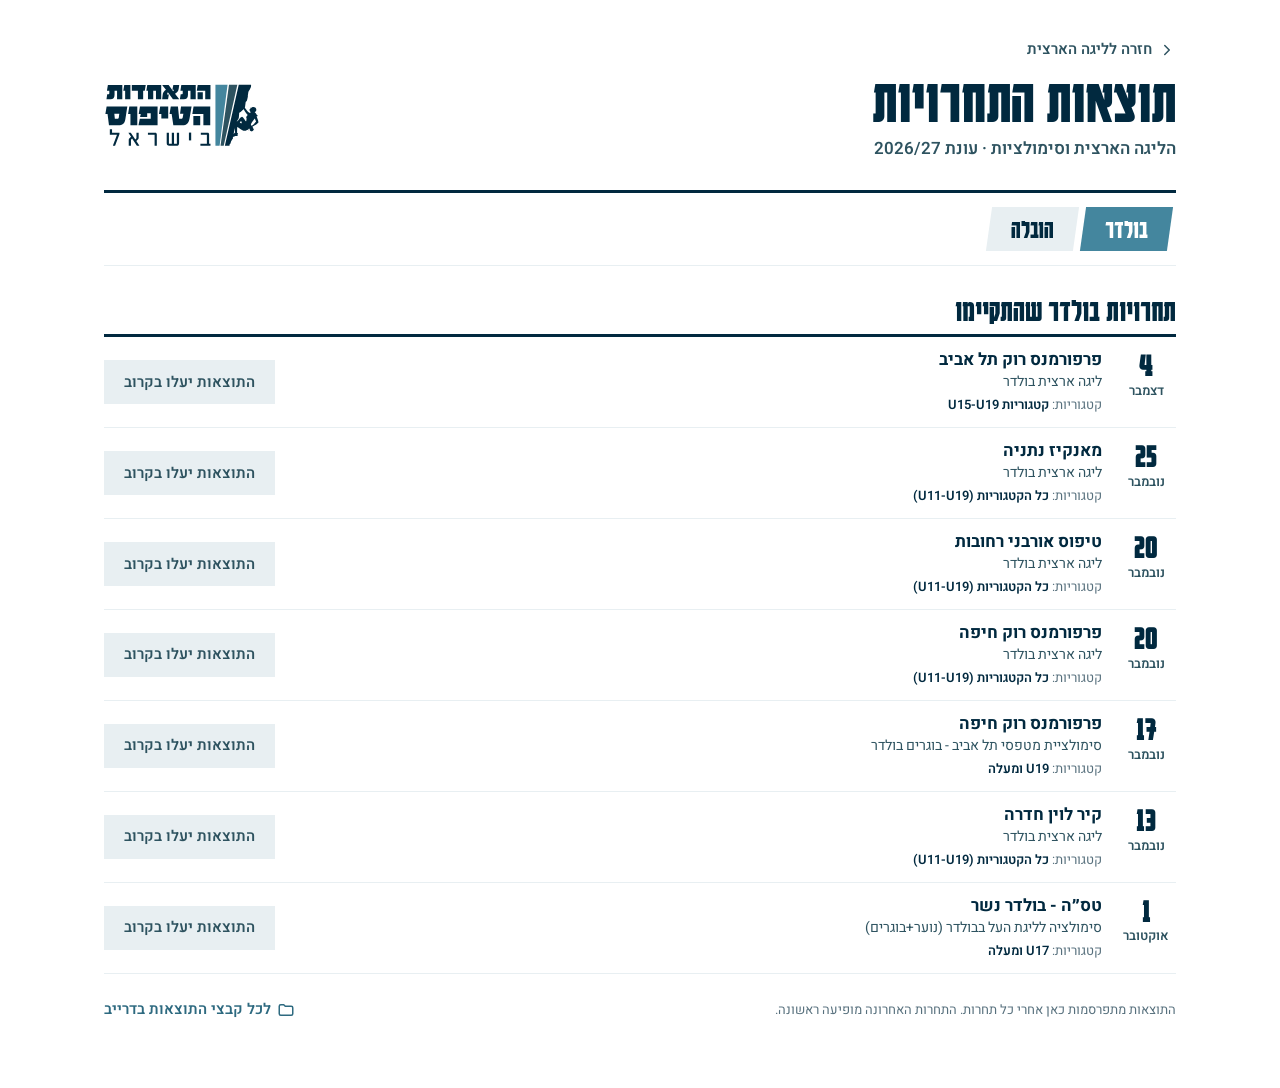
<file: national-results.html>
<!DOCTYPE html>
<html lang="he" dir="rtl">
<head>
<meta charset="utf-8">
<meta name="viewport" content="width=device-width, initial-scale=1">
<title>תוצאות התחרויות – הליגה הארצית</title>
<link rel="stylesheet" href="assets/site.css?v=20261117b">
</head>
<body>
<div class="wrap" style="gap:28px">
<a class="back" data-page="national"><svg aria-hidden="true" width="18" height="18" viewBox="0 0 24 24" fill="none" stroke="currentColor" stroke-width="2" stroke-linecap="round" stroke-linejoin="round"><path d="M9 6l6 6-6 6"></path></svg><span>חזרה לליגה הארצית</span></a>
<header class="site-head">
  <div>
    <h1 class="disp">תוצאות התחרויות</h1>
    <div class="sub">הליגה הארצית וסימולציות · עונת <span class="ltr">2026/27</span></div>
  </div>
  <img class="logo" style="height:64px" src="assets/logo.svg" alt="התאחדות הטיפוס בישראל">
</header>
<div class="dgroup" role="group" aria-label="ענף" id="discs"></div>
<section class="main" style="flex:none">
  <h2 class="disp" id="htitle" style="margin-bottom:8px">תחרויות שהתקיימו</h2>
  <div class="list" id="list"></div>
  <div class="empty" id="empty" hidden></div>
  <div class="foot"><p>התוצאות מתפרסמות כאן אחרי כל תחרות. התחרות האחרונה מופיעה ראשונה.</p>
    <a class="tlink" id="drive" href="#" target="_blank" rel="noopener"><svg aria-hidden="true" width="18" height="18" viewBox="0 0 24 24" fill="none" stroke="currentColor" stroke-width="2" stroke-linecap="round" stroke-linejoin="round"><path d="M3 7a2 2 0 0 1 2-2h4l2 2h8a2 2 0 0 1 2 2v8a2 2 0 0 1-2 2H5a2 2 0 0 1-2-2z"></path></svg><span>לכל קבצי התוצאות בדרייב</span></a></div>
</section>
</div>
<script src="assets/site.js?v=20261117b"></script>
<script>

// Past competitions of a league (from the calendar), newest first, each with its results PDF when there is one
function resultsPage(league){
  let disc = 'boulder', cal = [], res = { items: [], drive: '' };
  const pick = d => { disc = d; draw(); };
  function draw(){
    ILCA.discButtons(document.getElementById('discs'), disc, pick);
    const label = ILCA.KIND[disc];
    document.getElementById('htitle').textContent = `תחרויות ${label} שהתקיימו`;
    const kindOk = c => c.kind === disc || (disc === 'boulder' && c.kind === 'sim' && /בולדר/.test(c.sub)) || (disc === 'lead' && c.kind === 'sim' && /הובלה/.test(c.sub));
    const past = cal.filter(c => c.league === league && !c.status && kindOk(c) && ILCA.dayDiff(c.end || c.start) < 0)
                    .sort((a, b) => ILCA.D(b.start) - ILCA.D(a.start));
    const pdfOf = c => { const r = (res.items || []).find(x => x.start === c.start && x.title === c.title); return r && r.pdf; };
    document.getElementById('list').innerHTML = past.map(c => {
      const d = ILCA.D(c.start), pdf = pdfOf(c);
      return `<article class="item" style="flex-wrap:wrap;padding:12px 0">
        <div class="date"><span class="n disp ltr">${d.getDate()}</span><span class="m">${ILCA.MONTHS[d.getMonth()]}</span></div>
        <div class="body" style="flex:1 1 260px"><h3>${ILCA.esc(c.title)}</h3><div class="vn">${ILCA.esc(c.sub)}</div>
          ${c.cats ? `<div style="font-size:13px;color:var(--muted);margin-top:2px">קטגוריות: <strong style="color:var(--navy);font-weight:600">${ILCA.esc(c.cats)}</strong></div>` : ''}</div>
        ${pdf ? `<a class="btn" href="${pdf}" target="_blank" rel="noopener"><svg aria-hidden="true" width="18" height="18" viewBox="0 0 24 24" fill="none" stroke="currentColor" stroke-width="2" stroke-linecap="round" stroke-linejoin="round"><path d="M14 3H7a2 2 0 0 0-2 2v14a2 2 0 0 0 2 2h10a2 2 0 0 0 2-2V8z"></path><path d="M14 3v5h5"></path><path d="M9 13h6"></path><path d="M9 17h6"></path></svg><span>לתוצאות (PDF)</span></a>` : '<span class="chip">התוצאות יעלו בקרוב</span>'}
      </article>`;
    }).join('');
    const next = cal.filter(c => c.league === league && !c.status && kindOk(c) && ILCA.dayDiff(c.start) >= 0).sort((a, b) => ILCA.D(a.start) - ILCA.D(b.start))[0];
    document.getElementById('empty').hidden = past.length > 0;
    document.getElementById('empty').textContent = `עוד לא התקיימו תחרויות ${label} העונה.` + (next ? ` התחרות הראשונה: ${next.title}, ${ILCA.dm(ILCA.D(next.start))}.` : '');
  }
  Promise.all([ILCA.json('data/calendar.json'), ILCA.json('data/results.json')]).then(([c, r]) => {
    cal = c.items || []; res = r[league] || res;
    if (res.drive) document.getElementById('drive').href = res.drive;
    draw();
  }).catch(() => { document.getElementById('list').innerHTML = '<div class="empty">לא ניתן לטעון את התוצאות.</div>'; });
  draw();
}
resultsPage('national');
</script>
</body>
</html>
</file>
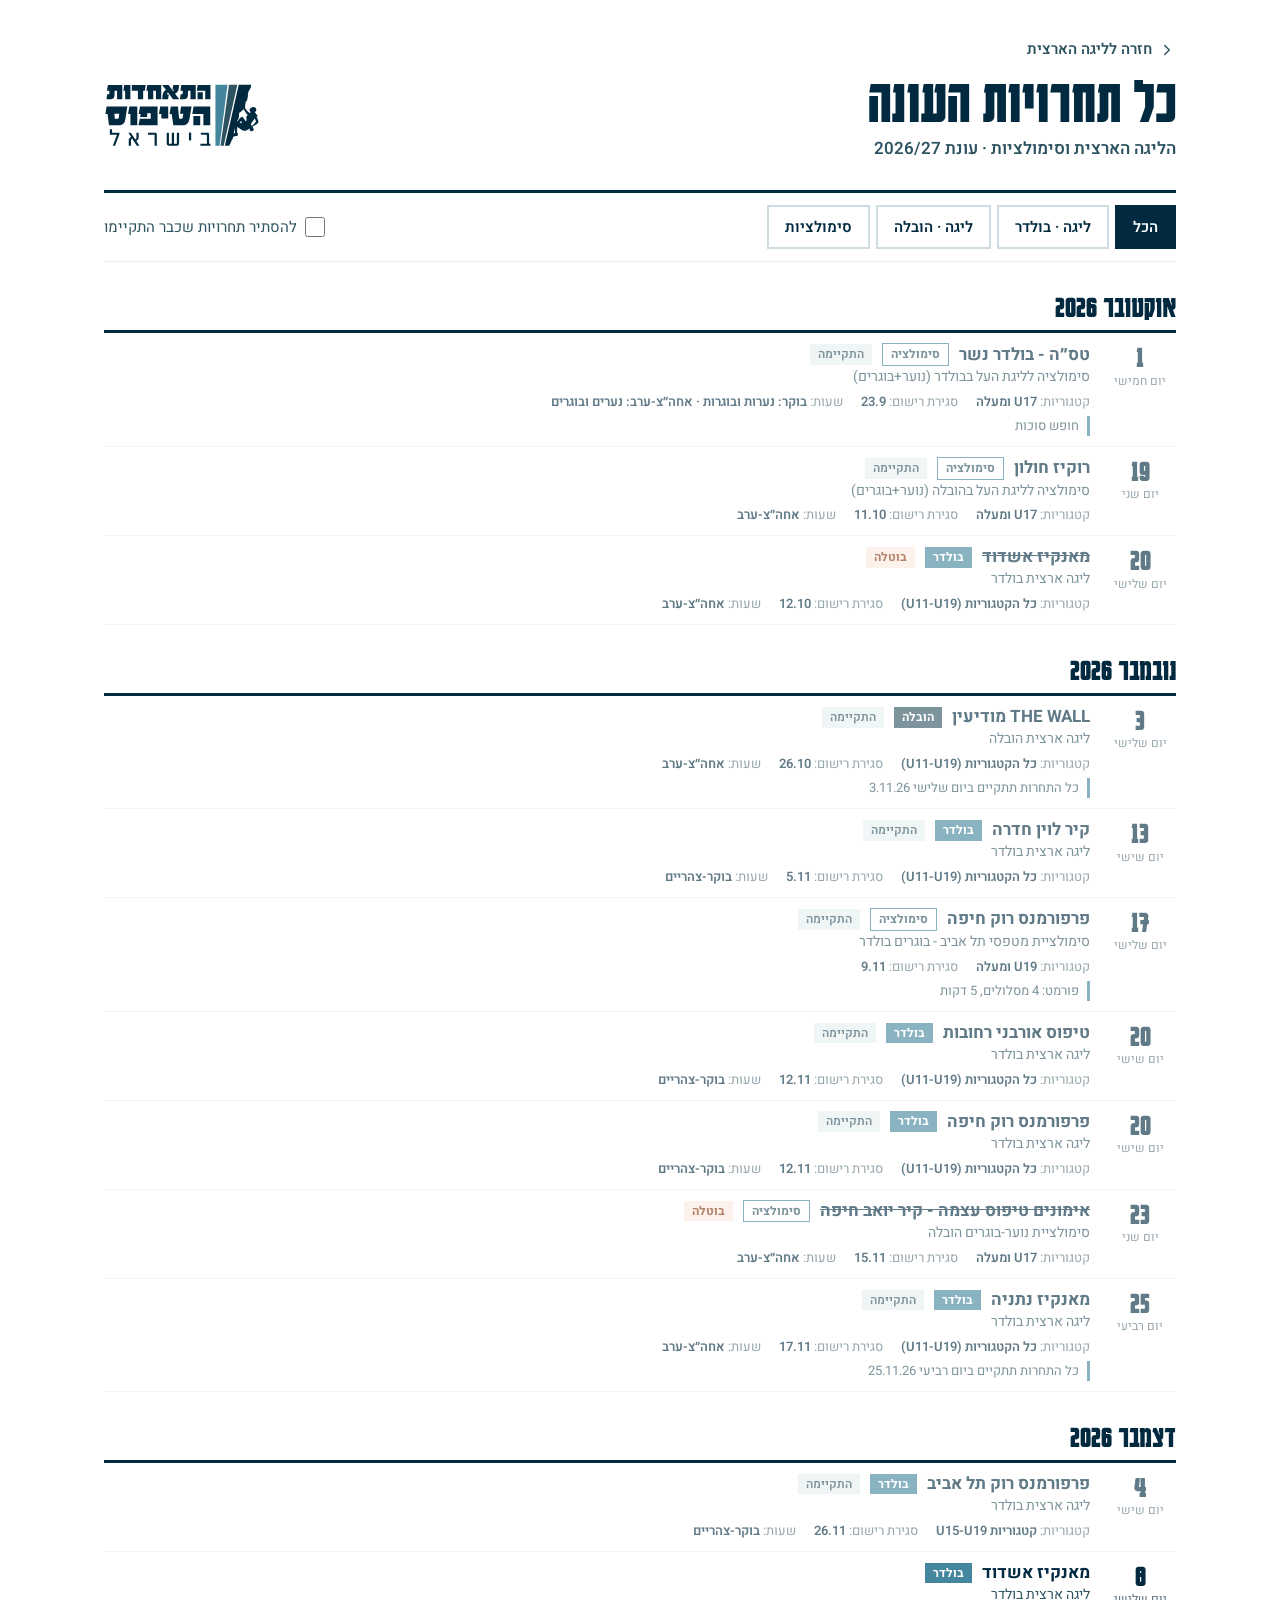
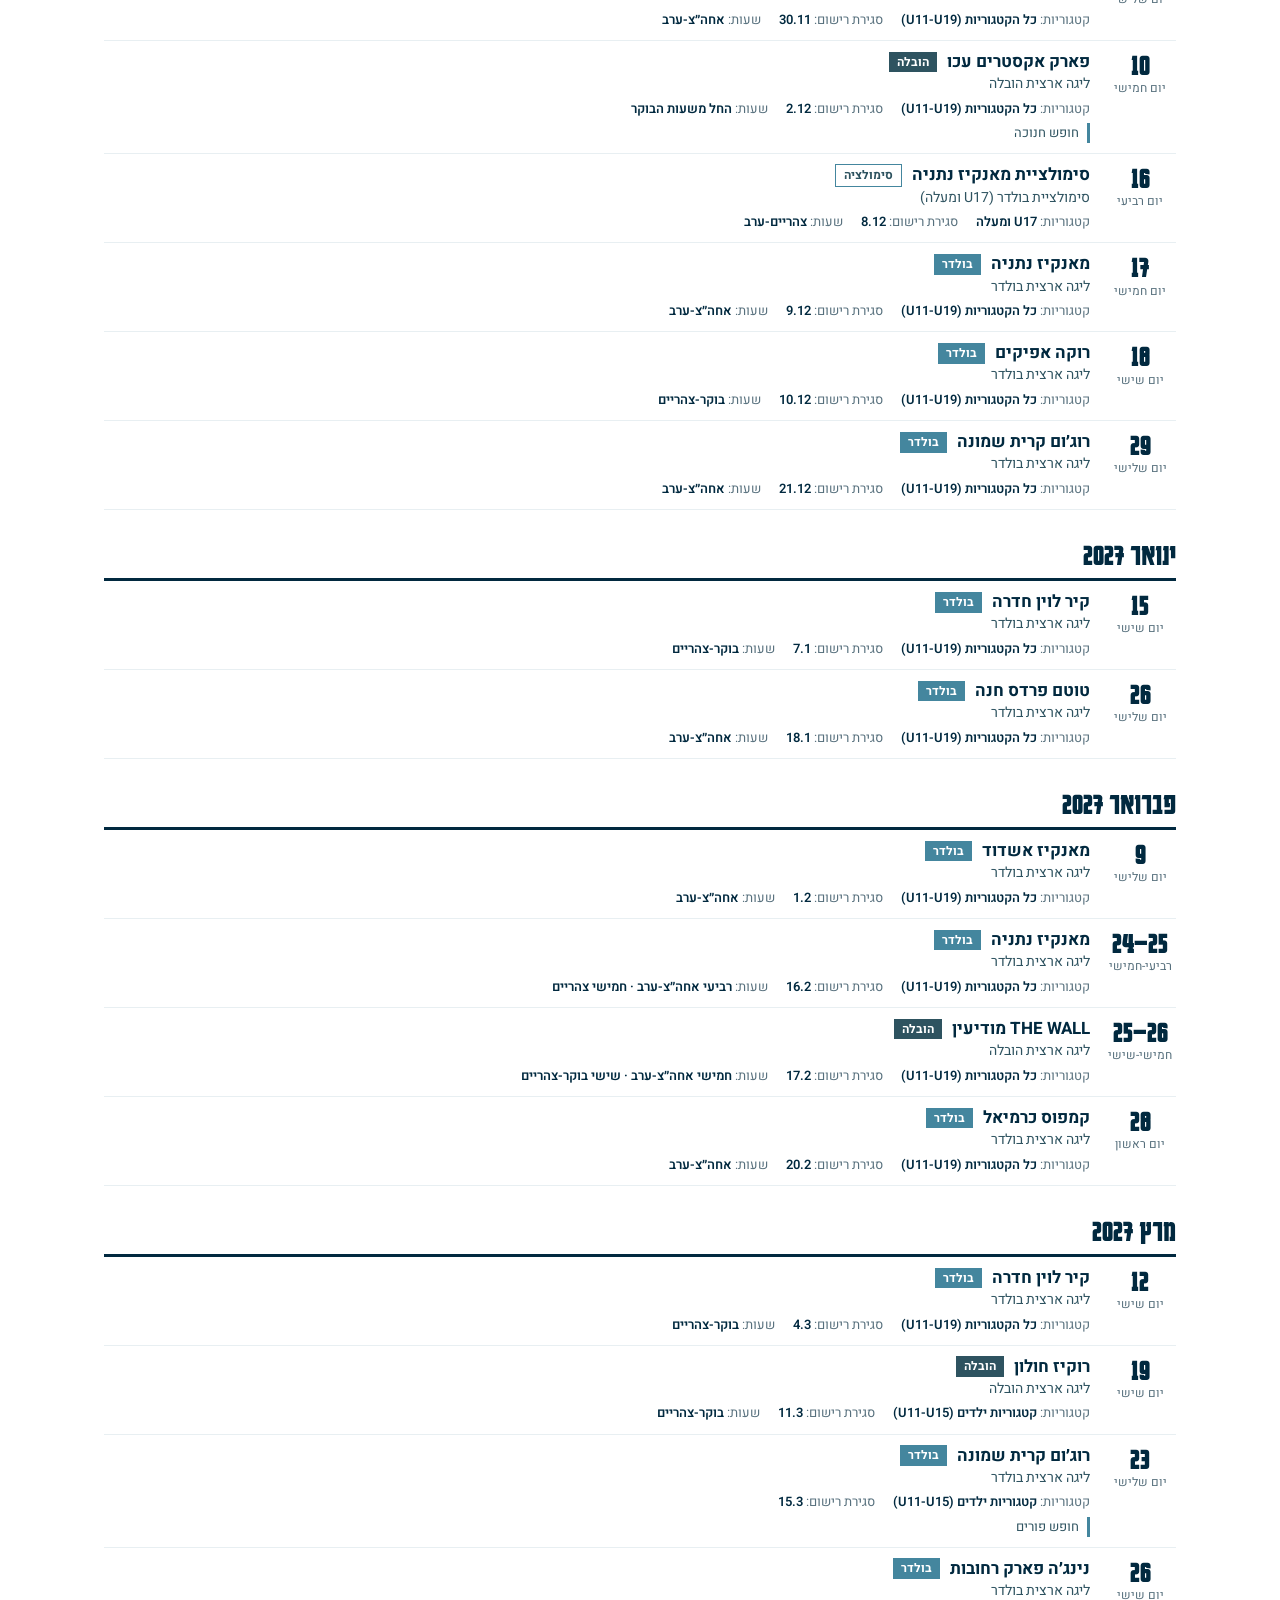
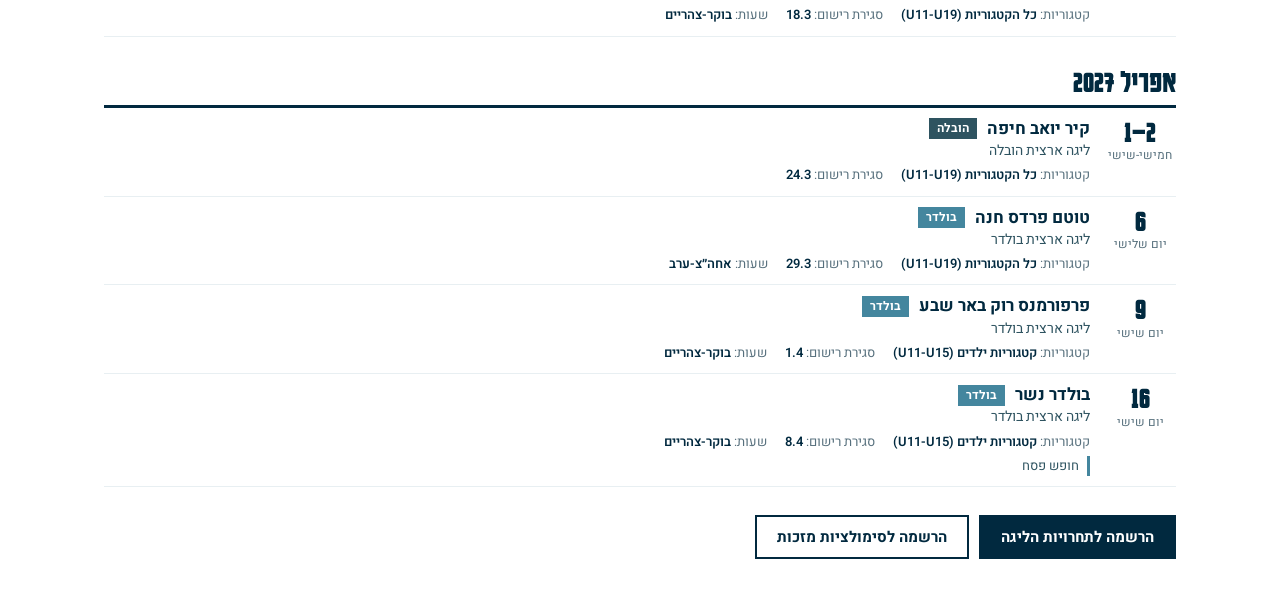
<file: national-season.html>
<!DOCTYPE html>
<html lang="he" dir="rtl">
<head>
<meta charset="utf-8">
<meta name="viewport" content="width=device-width, initial-scale=1">
<title>כל תחרויות העונה – הליגה הארצית</title>
<link rel="stylesheet" href="assets/site.css?v=20261117b">
</head>
<body>
<div class="wrap" style="gap:28px">
<a class="back" data-page="national"><svg aria-hidden="true" width="18" height="18" viewBox="0 0 24 24" fill="none" stroke="currentColor" stroke-width="2" stroke-linecap="round" stroke-linejoin="round"><path d="M9 6l6 6-6 6"></path></svg><span>חזרה לליגה הארצית</span></a>
<header class="site-head">
  <div>
    <h1 class="disp">כל תחרויות העונה</h1>
    <div class="sub">הליגה הארצית וסימולציות · עונת <span class="ltr">2026/27</span></div>
  </div>
  <img class="logo" style="height:64px" src="assets/logo.svg" alt="התאחדות הטיפוס בישראל">
</header>
<div style="display:flex;flex-wrap:wrap;align-items:center;justify-content:space-between;gap:12px 20px;border-top:3px solid var(--navy);border-bottom:1px solid var(--mist);padding:12px 0">
  <div role="group" aria-label="סוג תחרות" style="display:flex;flex-wrap:wrap;gap:6px" id="filters"></div>
  <label style="display:inline-flex;align-items:center;gap:8px;min-height:44px;font-size:15px;color:var(--slate);cursor:pointer">
    <input type="checkbox" id="hide" style="width:20px;height:20px;accent-color:var(--navy);margin:0"><span>להסתיר תחרויות שכבר התקיימו</span></label>
</div>
<div id="months" style="display:flex;flex-direction:column;gap:28px"></div>
<div class="empty" id="empty" hidden>אין תחרויות שמתאימות לסינון.</div>
<div style="display:flex;flex-wrap:wrap;gap:10px">
  <a class="btn" href="https://loglig.com/Activity/Form/62989?seasonId=1762" target="_blank" rel="noopener">הרשמה לתחרויות הליגה</a>
  <a class="btn ghost" href="https://loglig.com/Activity/Form/63057?seasonId=1762" target="_blank" rel="noopener">הרשמה לסימולציות מזכות</a>
</div>
</div>
<script src="assets/site.js?v=20261117b"></script>
<script>

let kind = 'all', hidePast = false, items = [];
const FIL = [['all','הכל'],['boulder','ליגה · בולדר'],['lead','ליגה · הובלה'],['sim','סימולציות']];
function draw(){
  const f = document.getElementById('filters');
  f.innerHTML = FIL.map(([id, l]) => `<button type="button" class="fbtn" data-k="${id}" aria-pressed="${id === kind}">${l}</button>`).join('');
  f.querySelectorAll('button').forEach(b => b.onclick = () => { kind = b.dataset.k; draw(); });
  const months = [];
  items.filter(c => c.league === 'national').sort((a, b) => ILCA.D(a.start) - ILCA.D(b.start)).forEach(c => {
    const past = ILCA.dayDiff(c.end || c.start) < 0;
    if (kind !== 'all' && c.kind !== kind) return;
    if (hidePast && past) return;
    const d = ILCA.D(c.start), title = `${ILCA.MONTHS[d.getMonth()]} ${d.getFullYear()}`;
    let m = months[months.length - 1]; if (!m || m.title !== title) { m = { title, rows: [] }; months.push(m); }
    m.rows.push({ c, past });
  });
  document.getElementById('months').innerHTML = months.map(m => `<section><h2 class="disp" style="margin-bottom:8px">${m.title}</h2><div class="list">${m.rows.map(({c, past}) => {
    const s = ILCA.D(c.start), e = c.end ? ILCA.D(c.end) : null;
    const day = e ? `${s.getDate()}–${e.getDate()}` : `${s.getDate()}`;
    const wd = e ? `${ILCA.DAYS[s.getDay()]}-${ILCA.DAYS[e.getDay()]}` : `יום ${ILCA.DAYS[s.getDay()]}`;
    return `<article class="item ${past || c.status ? 'off' : ''}" style="align-items:flex-start">
      <div class="date" style="min-width:72px"><span class="n disp ltr" style="font-size:32px">${day}</span><span class="w" style="margin-top:3px">${wd}</span></div>
      <div class="body"><div style="display:flex;flex-wrap:wrap;align-items:center;gap:4px 10px"><h3 style="${c.status ? 'text-decoration:line-through' : ''}">${ILCA.esc(c.title)}</h3>${ILCA.kindTag(c.kind)}
        ${c.status ? `<span class="status">${ILCA.esc(c.status)}</span>` : past ? '<span class="past-tag">התקיימה</span>' : ''}</div>
        <div class="vn">${ILCA.esc(c.sub)}</div>
        <div class="meta"><span>קטגוריות: <strong>${ILCA.esc(c.cats)}</strong></span><span>סגירת רישום: <strong class="ltr">${ILCA.dm(ILCA.D(c.regClose))}</strong></span>${c.hours ? `<span>שעות: <strong>${ILCA.esc(c.hours)}</strong></span>` : ''}</div>
        ${c.note ? `<div class="note">${ILCA.esc(c.note)}</div>` : ''}</div></article>`;
  }).join('')}</div></section>`).join('');
  document.getElementById('empty').hidden = months.length > 0;
}
document.getElementById('hide').onchange = e => { hidePast = e.target.checked; draw(); };
ILCA.json('data/calendar.json').then(cal => { items = cal.items || []; draw(); })
  .catch(() => { document.getElementById('months').innerHTML = '<div class="empty">לא ניתן לטעון את רשימת התחרויות.</div>'; });

</script>
</body>
</html>
</file>
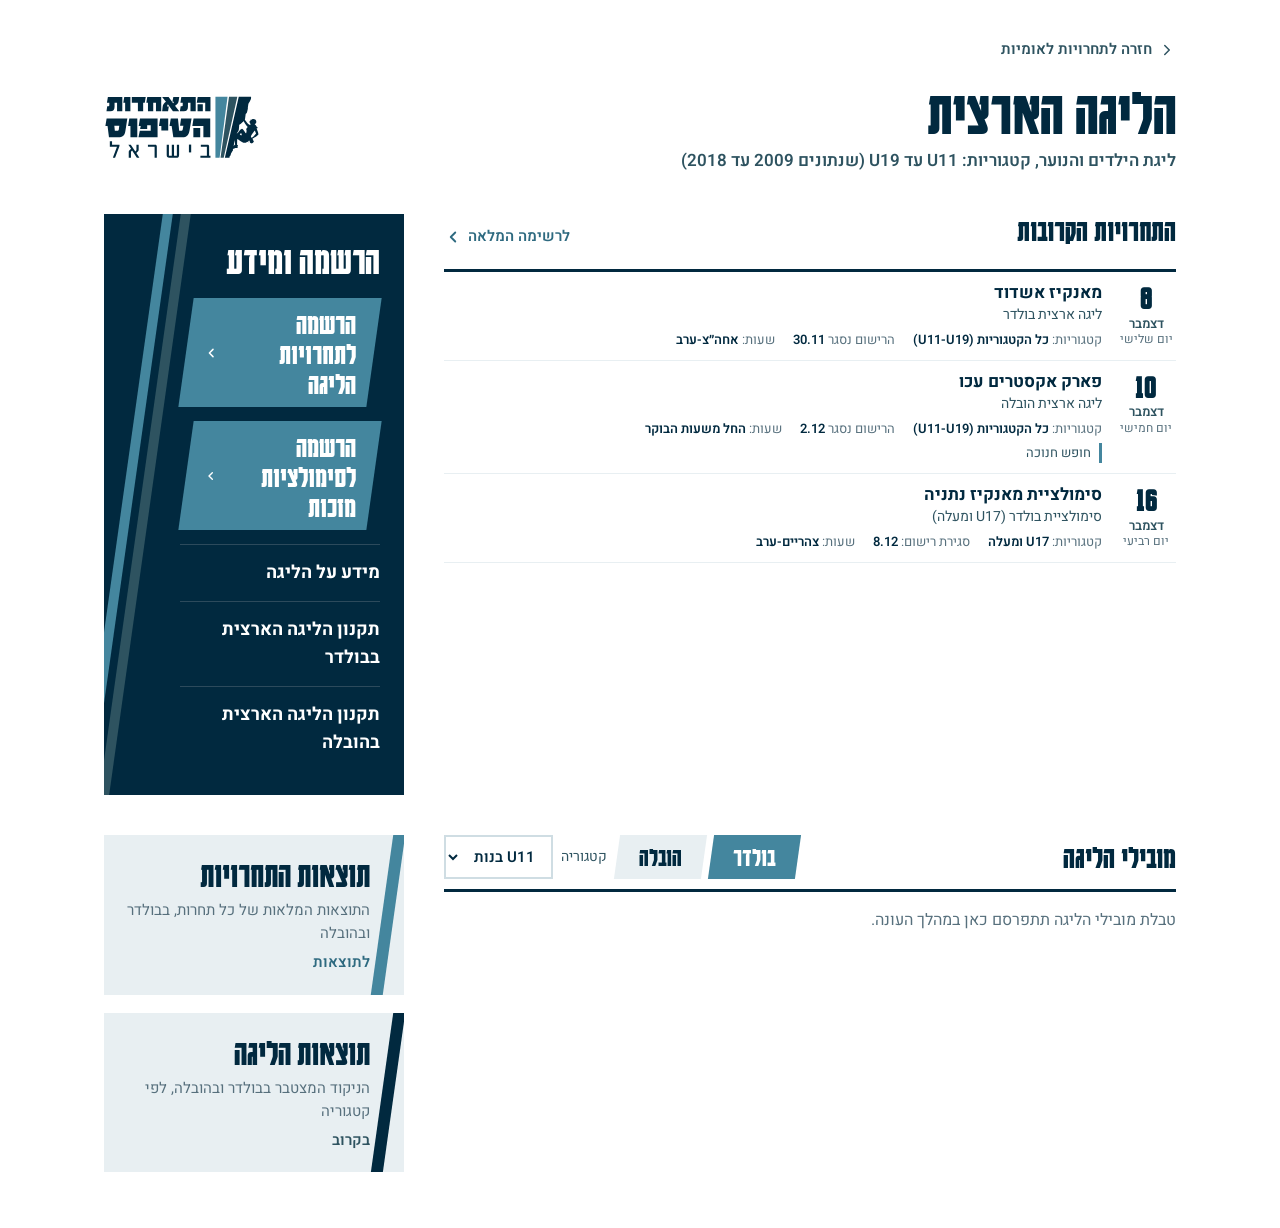
<file: national.html>
<!DOCTYPE html>
<html lang="he" dir="rtl">
<head>
<meta charset="utf-8">
<meta name="viewport" content="width=device-width, initial-scale=1">
<title>הליגה הארצית – התאחדות הטיפוס</title>
<link rel="stylesheet" href="assets/site.css?v=20261117b">
</head>
<body>
<div class="wrap" style="gap:40px">
<a class="back" data-page="landing"><svg aria-hidden="true" width="18" height="18" viewBox="0 0 24 24" fill="none" stroke="currentColor" stroke-width="2" stroke-linecap="round" stroke-linejoin="round"><path d="M9 6l6 6-6 6"></path></svg><span>חזרה לתחרויות לאומיות</span></a>
<header class="site-head">
  <div>
    <h1 class="disp">הליגה הארצית</h1>
    <div class="sub">ליגת הילדים והנוער, קטגוריות: U11 עד U19 (שנתונים 2009 עד 2018)</div>
  </div>
  <img class="logo" style="height:64px" src="assets/logo.svg" alt="התאחדות הטיפוס בישראל">
</header>
<div class="row2">
  <section class="main">
    <div class="shead"><h2 class="disp">התחרויות הקרובות</h2>
      <a class="tlink" data-page="nationalSeason"><span>לרשימה המלאה</span><svg aria-hidden="true" width="18" height="18" viewBox="0 0 24 24" fill="none" stroke="currentColor" stroke-width="2.5" stroke-linecap="round" stroke-linejoin="round"><path d="M15 6l-6 6 6 6"></path></svg></a></div>
    <div class="list" id="upcoming"><div class="empty">טוען…</div></div>
  </section>
  <aside class="side panel" aria-label="הרשמה ומידע"><div class="stripe s1" aria-hidden="true"></div><div class="stripe s2" aria-hidden="true"></div><h2 class="disp">הרשמה ומידע</h2><a class="bigbtn" href="https://loglig.com/Activity/Form/62989?seasonId=1762" target="_blank" rel="noopener"><span><strong>הרשמה לתחרויות הליגה</strong><svg aria-hidden="true" width="22" height="22" viewBox="0 0 24 24" fill="none" stroke="currentColor" stroke-width="2.5" stroke-linecap="round" stroke-linejoin="round"><path d="M15 6l-6 6 6 6"></path></svg></span></a><a class="bigbtn" href="https://loglig.com/Activity/Form/63057?seasonId=1762" target="_blank" rel="noopener"><span><strong>הרשמה לסימולציות מזכות</strong><svg aria-hidden="true" width="22" height="22" viewBox="0 0 24 24" fill="none" stroke="currentColor" stroke-width="2.5" stroke-linecap="round" stroke-linejoin="round"><path d="M15 6l-6 6 6 6"></path></svg></span></a><a class="plink" href="https://drive.google.com/file/d/1UrtAh3AUyAHpVd7kk7866ywP-9Vo0WlQ/view" target="_blank" rel="noopener"><strong>מידע על הליגה</strong></a><a class="plink" href="https://drive.google.com/file/d/1Uifrd67mOIvQqn55A7LkGWIWy8ZeGSMJ/view" target="_blank" rel="noopener"><strong>תקנון הליגה הארצית בבולדר</strong></a><a class="plink" href="https://drive.google.com/file/d/11wfNcS_49COjTQXKWt13NESmXUJ7uGfZ/view" target="_blank" rel="noopener"><strong>תקנון הליגה הארצית בהובלה</strong></a></aside>
</div>
<div class="row2" style="align-items:stretch">
  <section class="main" id="leaders-sec">
    <div class="shead" style="align-items:center"><h2 class="disp">מובילי הליגה</h2>
      <div style="display:flex;flex-wrap:wrap;align-items:center;gap:10px"><div class="dgroup" style="border:0;padding:0" role="group" aria-label="ענף" id="ldiscs"></div>
      <label style="display:flex;align-items:center;gap:8px;font-size:14px;color:var(--slate)"><span>קטגוריה</span><select class="sel" id="lcat"></select></label></div></div>
    <ol class="list" id="leaders" style="list-style:none;margin:0;padding:0"></ol>
    <div style="margin-top:8px;font-size:13px;color:var(--muted)" id="lnote"></div>
  </section>
  <nav class="side-nav" aria-label="תוצאות">
    <a class="lcard" data-page="nationalResults"><div class="bar" aria-hidden="true" style="background:var(--steel)"></div><h3 class="disp">תוצאות התחרויות</h3><p><span>התוצאות המלאות של כל תחרות, בבולדר ובהובלה</span></p><span class="go">לתוצאות</span></a>
    <div class="lcard" ><div class="bar" aria-hidden="true" style="background:var(--navy)"></div><h3 class="disp">תוצאות הליגה</h3><p><span>הניקוד המצטבר בבולדר ובהובלה, לפי קטגוריה</span></p><span class="go" style="color:var(--slate)">בקרוב</span></div>
  </nav>
</div>
</div>
<script src="assets/site.js?v=20261117b"></script>
<script>

function upcomingRow(c, opts = {}){
  const meta = [];
  if (c.cats) meta.push(`<span>קטגוריות: <strong>${ILCA.esc(c.cats)}</strong></span>`);
  meta.push(ILCA.regText(c));
  if (c.hours) meta.push(`<span>שעות: <strong>${ILCA.esc(c.hours)}</strong></span>`);
  if (c.fee) meta.push(`<span>דמי רישום: <strong>${ILCA.esc(c.fee)}</strong>${c.feeMember ? ' · ' + ILCA.esc(c.feeMember) : ''}</span>`);
  return `<article class="item">${ILCA.dateBox(c)}<div class="body"><h3>${ILCA.esc(c.title)}</h3><div class="vn">${ILCA.esc(c.sub)}</div>
    <div class="meta">${meta.join('')}</div>${c.note ? `<div class="note">${ILCA.esc(c.note)}</div>` : ''}</div></article>`;
}
function nextOf(items, league, n){
  return items.filter(c => c.league === league && !c.status && !c.approx && ILCA.dayDiff(c.end || c.start) >= 0)
              .sort((a, b) => ILCA.D(a.start) - ILCA.D(b.start)).slice(0, n);
}

ILCA.json('data/calendar.json').then(cal => {
  const n = nextOf(cal.items || [], 'national', 3);
  document.getElementById('upcoming').innerHTML = n.length ? n.map(c => upcomingRow(c)).join('') : '<div class="empty">אין תחרויות קרובות כרגע.</div>';
}).catch(() => { document.getElementById('upcoming').innerHTML = '<div class="empty">לא ניתן לטעון את רשימת התחרויות.</div>'; });

/* league leaders: data/national-leaders.json  {updatedAfter, boulder:{'U13 בנות':[[name, club, points],...]}, lead:{...}} */
(function(){
  const cats = []; ['U11','U13','U15','U17','U19'].forEach(a => { cats.push(a + ' בנות'); cats.push(a + ' בנים'); });
  let disc = 'boulder', cat = cats[0], data = null;
  const sel = document.getElementById('lcat');
  sel.innerHTML = cats.map(c => `<option>${c}</option>`).join('');
  sel.onchange = () => { cat = sel.value; draw(); };
  const fills = ['var(--navy)','var(--slate)','var(--steel)'];
  function draw(){
    ILCA.discButtons(document.getElementById('ldiscs'), disc, d => { disc = d; draw(); });
    const rows = data && data[disc] && data[disc][cat] || [];
    document.getElementById('leaders').innerHTML = rows.length ? rows.slice(0, 3).map((r, i) => `
      <li class="item" style="gap:16px"><span class="lead-badge" style="background:${fills[i]}"><span>${i + 1}</span></span>
        <div class="body"><strong style="font-size:17px">${ILCA.esc(r[0])}</strong><span style="font-size:13px;color:var(--muted)">${ILCA.esc(r[1])}</span></div>
        <div style="display:flex;flex-direction:column;align-items:flex-end"><strong class="disp" style="font-size:30px">${ILCA.esc(r[2])}</strong><span style="font-size:12px;color:var(--muted)">נקודות בליגה</span></div></li>`).join('')
      : '<li class="empty">טבלת מובילי הליגה תתפרסם כאן במהלך העונה.</li>';
    document.getElementById('lnote').textContent = data && data.updatedAfter ? `${ILCA.KIND[disc]} · ${cat} · מעודכן אחרי ${data.updatedAfter}` : '';
  }
  draw();
  ILCA.json('data/national-leaders.json').then(d => { data = d; draw(); }).catch(() => {});
})();


</script>
</body>
</html>
</file>
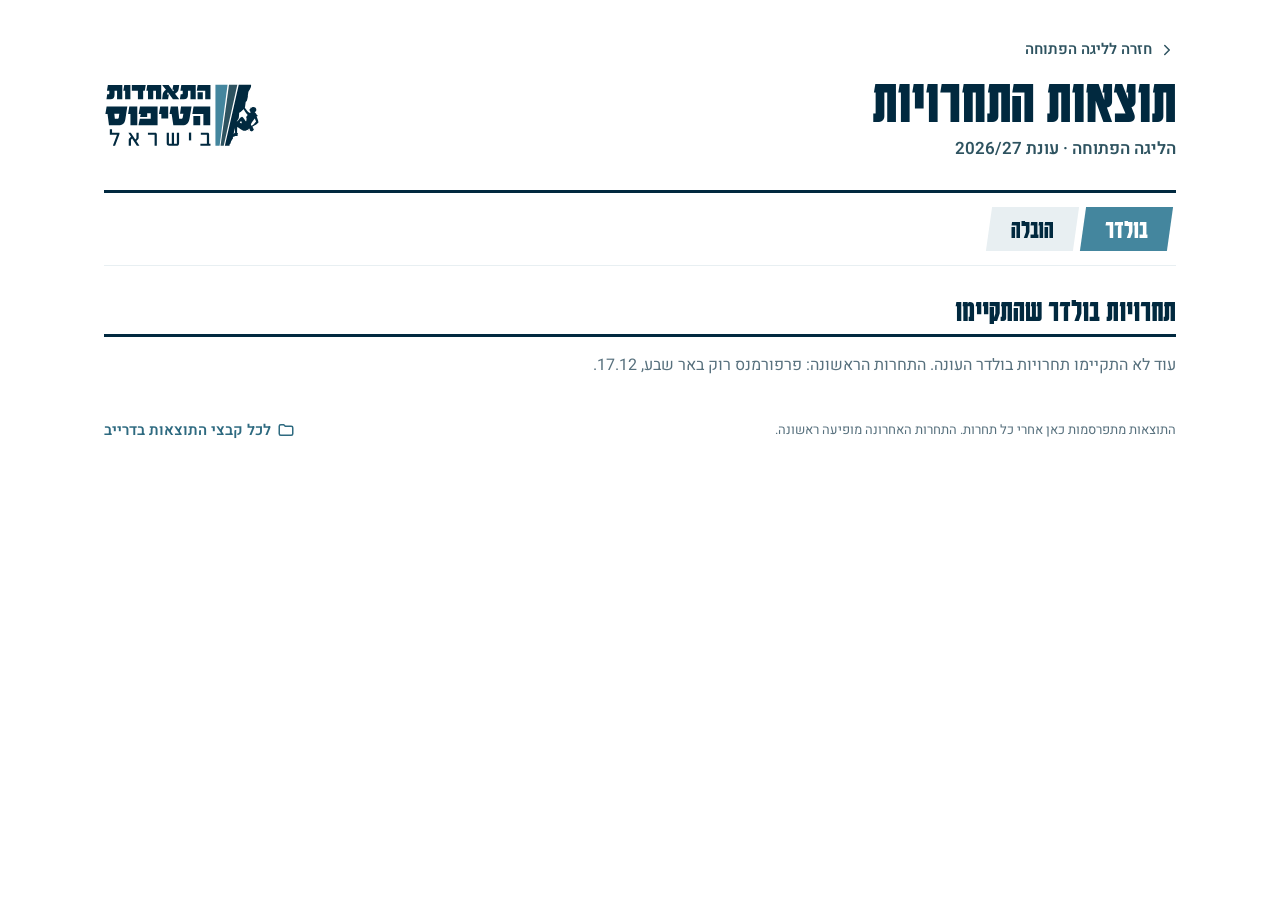
<file: open-results.html>
<!DOCTYPE html>
<html lang="he" dir="rtl">
<head>
<meta charset="utf-8">
<meta name="viewport" content="width=device-width, initial-scale=1">
<title>תוצאות התחרויות – הליגה הפתוחה</title>
<link rel="stylesheet" href="assets/site.css?v=20261117b">
</head>
<body>
<div class="wrap" style="gap:28px">
<a class="back" data-page="open"><svg aria-hidden="true" width="18" height="18" viewBox="0 0 24 24" fill="none" stroke="currentColor" stroke-width="2" stroke-linecap="round" stroke-linejoin="round"><path d="M9 6l6 6-6 6"></path></svg><span>חזרה לליגה הפתוחה</span></a>
<header class="site-head">
  <div>
    <h1 class="disp">תוצאות התחרויות</h1>
    <div class="sub">הליגה הפתוחה · עונת <span class="ltr">2026/27</span></div>
  </div>
  <img class="logo" style="height:64px" src="assets/logo.svg" alt="התאחדות הטיפוס בישראל">
</header>
<div class="dgroup" role="group" aria-label="ענף" id="discs"></div>
<section class="main" style="flex:none">
  <h2 class="disp" id="htitle" style="margin-bottom:8px">תחרויות שהתקיימו</h2>
  <div class="list" id="list"></div>
  <div class="empty" id="empty" hidden></div>
  <div class="foot"><p>התוצאות מתפרסמות כאן אחרי כל תחרות. התחרות האחרונה מופיעה ראשונה.</p>
    <a class="tlink" id="drive" href="#" target="_blank" rel="noopener"><svg aria-hidden="true" width="18" height="18" viewBox="0 0 24 24" fill="none" stroke="currentColor" stroke-width="2" stroke-linecap="round" stroke-linejoin="round"><path d="M3 7a2 2 0 0 1 2-2h4l2 2h8a2 2 0 0 1 2 2v8a2 2 0 0 1-2 2H5a2 2 0 0 1-2-2z"></path></svg><span>לכל קבצי התוצאות בדרייב</span></a></div>
</section>
</div>
<script src="assets/site.js?v=20261117b"></script>
<script>

// Past competitions of a league (from the calendar), newest first, each with its results PDF when there is one
function resultsPage(league){
  let disc = 'boulder', cal = [], res = { items: [], drive: '' };
  const pick = d => { disc = d; draw(); };
  function draw(){
    ILCA.discButtons(document.getElementById('discs'), disc, pick);
    const label = ILCA.KIND[disc];
    document.getElementById('htitle').textContent = `תחרויות ${label} שהתקיימו`;
    const kindOk = c => c.kind === disc || (disc === 'boulder' && c.kind === 'sim' && /בולדר/.test(c.sub)) || (disc === 'lead' && c.kind === 'sim' && /הובלה/.test(c.sub));
    const past = cal.filter(c => c.league === league && !c.status && kindOk(c) && ILCA.dayDiff(c.end || c.start) < 0)
                    .sort((a, b) => ILCA.D(b.start) - ILCA.D(a.start));
    const pdfOf = c => { const r = (res.items || []).find(x => x.start === c.start && x.title === c.title); return r && r.pdf; };
    document.getElementById('list').innerHTML = past.map(c => {
      const d = ILCA.D(c.start), pdf = pdfOf(c);
      return `<article class="item" style="flex-wrap:wrap;padding:12px 0">
        <div class="date"><span class="n disp ltr">${d.getDate()}</span><span class="m">${ILCA.MONTHS[d.getMonth()]}</span></div>
        <div class="body" style="flex:1 1 260px"><h3>${ILCA.esc(c.title)}</h3><div class="vn">${ILCA.esc(c.sub)}</div>
          ${c.cats ? `<div style="font-size:13px;color:var(--muted);margin-top:2px">קטגוריות: <strong style="color:var(--navy);font-weight:600">${ILCA.esc(c.cats)}</strong></div>` : ''}</div>
        ${pdf ? `<a class="btn" href="${pdf}" target="_blank" rel="noopener"><svg aria-hidden="true" width="18" height="18" viewBox="0 0 24 24" fill="none" stroke="currentColor" stroke-width="2" stroke-linecap="round" stroke-linejoin="round"><path d="M14 3H7a2 2 0 0 0-2 2v14a2 2 0 0 0 2 2h10a2 2 0 0 0 2-2V8z"></path><path d="M14 3v5h5"></path><path d="M9 13h6"></path><path d="M9 17h6"></path></svg><span>לתוצאות (PDF)</span></a>` : '<span class="chip">התוצאות יעלו בקרוב</span>'}
      </article>`;
    }).join('');
    const next = cal.filter(c => c.league === league && !c.status && kindOk(c) && ILCA.dayDiff(c.start) >= 0).sort((a, b) => ILCA.D(a.start) - ILCA.D(b.start))[0];
    document.getElementById('empty').hidden = past.length > 0;
    document.getElementById('empty').textContent = `עוד לא התקיימו תחרויות ${label} העונה.` + (next ? ` התחרות הראשונה: ${next.title}, ${ILCA.dm(ILCA.D(next.start))}.` : '');
  }
  Promise.all([ILCA.json('data/calendar.json'), ILCA.json('data/results.json')]).then(([c, r]) => {
    cal = c.items || []; res = r[league] || res;
    if (res.drive) document.getElementById('drive').href = res.drive;
    draw();
  }).catch(() => { document.getElementById('list').innerHTML = '<div class="empty">לא ניתן לטעון את התוצאות.</div>'; });
  draw();
}
resultsPage('open');
</script>
</body>
</html>
</file>
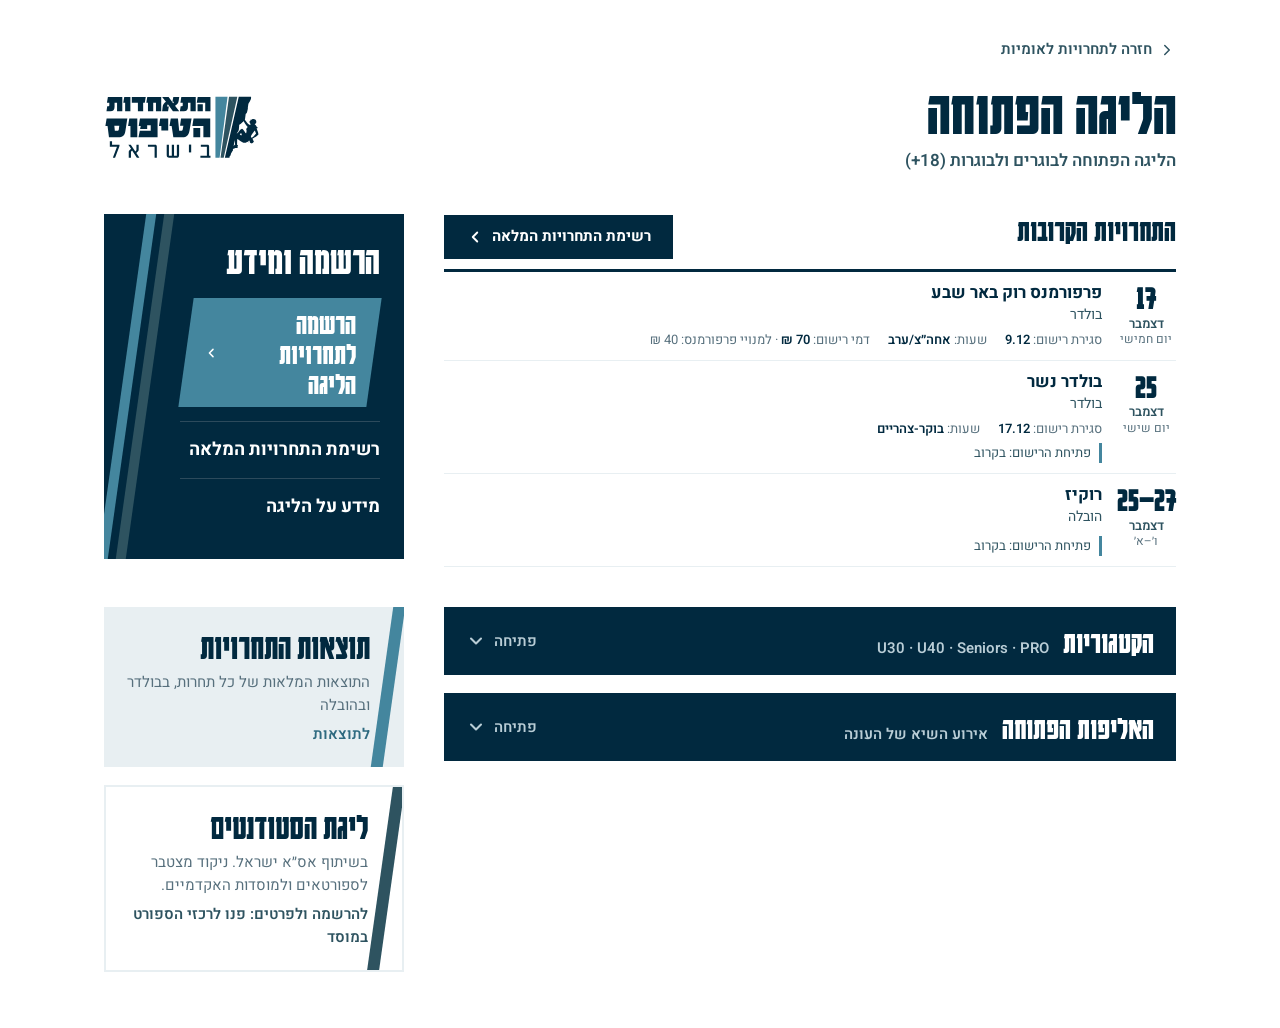
<file: open.html>
<!DOCTYPE html>
<html lang="he" dir="rtl">
<head>
<meta charset="utf-8">
<meta name="viewport" content="width=device-width, initial-scale=1">
<title>הליגה הפתוחה – התאחדות הטיפוס</title>
<link rel="stylesheet" href="assets/site.css?v=20261117b">
</head>
<body>
<div class="wrap" style="gap:40px">
<a class="back" data-page="landing"><svg aria-hidden="true" width="18" height="18" viewBox="0 0 24 24" fill="none" stroke="currentColor" stroke-width="2" stroke-linecap="round" stroke-linejoin="round"><path d="M9 6l6 6-6 6"></path></svg><span>חזרה לתחרויות לאומיות</span></a>
<header class="site-head">
  <div>
    <h1 class="disp">הליגה הפתוחה</h1>
    <div class="sub">הליגה הפתוחה לבוגרים ולבוגרות (18+)</div>
  </div>
  <img class="logo" style="height:64px" src="assets/logo.svg" alt="התאחדות הטיפוס בישראל">
</header>
<div class="row2">
  <section class="main">
    <div class="shead"><h2 class="disp">התחרויות הקרובות</h2>
      <a class="btn" href="https://open-climbing-league.base44.app/" target="_blank" rel="noopener"><span>רשימת התחרויות המלאה</span><svg aria-hidden="true" width="18" height="18" viewBox="0 0 24 24" fill="none" stroke="currentColor" stroke-width="2.5" stroke-linecap="round" stroke-linejoin="round"><path d="M15 6l-6 6 6 6"></path></svg></a></div>
    <div class="list" id="upcoming"><div class="empty">טוען…</div></div>
  </section>
  <aside class="side panel" aria-label="הרשמה ומידע"><div class="stripe s1" aria-hidden="true"></div><div class="stripe s2" aria-hidden="true"></div><h2 class="disp">הרשמה ומידע</h2><a class="bigbtn" href="https://loglig.com/Activity/Form/63270?seasonId=1762" target="_blank" rel="noopener"><span><strong>הרשמה לתחרויות הליגה</strong><svg aria-hidden="true" width="22" height="22" viewBox="0 0 24 24" fill="none" stroke="currentColor" stroke-width="2.5" stroke-linecap="round" stroke-linejoin="round"><path d="M15 6l-6 6 6 6"></path></svg></span></a><a class="plink" href="https://open-climbing-league.base44.app/" target="_blank" rel="noopener"><strong>רשימת התחרויות המלאה</strong></a><a class="plink" href="https://drive.google.com/file/d/1wagU9MQNMxekRhep0qeBUp07LfQnT6cF/view" target="_blank" rel="noopener"><strong>מידע על הליגה</strong></a></aside>
</div>
<div class="row2" style="align-items:stretch">
  <div class="main" style="gap:18px">
    <section class="acc"><button type="button" aria-expanded="false" aria-controls="cats">
  <span class="acc-t"><b>הקטגוריות</b><span>U30 · U40 · Seniors · PRO</span></span>
  <span class="acc-s"><span class="acc-lbl">פתיחה</span><svg aria-hidden="true" width="20" height="20" viewBox="0 0 24 24" fill="none" stroke="currentColor" stroke-width="2.5" stroke-linecap="round" stroke-linejoin="round"><path d="M6 9l6 6 6-6"></path></svg></span></button>
  <div class="acc-p" id="cats" hidden><div style="overflow-x:auto"><table class="simple"><thead><tr><th scope="col">קטגוריה</th><th scope="col">גיל</th><th scope="col">שנתונים</th></tr></thead><tbody>
<tr><th scope="row">U30</th><td>19–29</td><td>1998–2008</td></tr>
<tr><th scope="row">U40</th><td>30–39</td><td>1988–1997</td></tr>
<tr><th scope="row">Seniors</th><td>40 ומעלה</td><td>1987 ומטה</td></tr>
<tr><th scope="row">PRO</th><td>19 ומעלה</td><td>2008 ומטה</td></tr></tbody></table></div>
<ul>
<li><strong>חלוקה לגברים ונשים</strong> בכל הקטגוריות.</li>
<li><strong>קטגוריית PRO:</strong> מיועדת למטפסים ומטפסות בעלי ניסיון תחרותי משמעותי, אשר במהלך חמש השנים האחרונות השתתפו באחד או יותר מהבאים: ליגת העל, נבחרת ישראל, תחרויות בינלאומיות רשמיות, חצי גמר אליפות ישראל. הקטגוריה פתוחה גם למטפסים המעוניינים לאתגר את עצמם ולהתחרות בה.</li>
<li><strong>איחוד קטגוריות:</strong> קטגוריה שבה לא יהיו לפחות 8 משתתפים או משתתפות עשויה להתאחד עם קטגוריית גיל אחרת, בהתאם לשיקול דעת צוות ההתאחדות. קטגוריית הפרו לא תאוחד עם קטגוריה אחרת.</li>
</ul></div></section>
    <section class="acc"><button type="button" aria-expanded="false" aria-controls="open-champ">
  <span class="acc-t"><b>האליפות הפתוחה</b><span>אירוע השיא של העונה</span></span>
  <span class="acc-s"><span class="acc-lbl">פתיחה</span><svg aria-hidden="true" width="20" height="20" viewBox="0 0 24 24" fill="none" stroke="currentColor" stroke-width="2.5" stroke-linecap="round" stroke-linejoin="round"><path d="M6 9l6 6 6-6"></path></svg></span></button>
  <div class="acc-p" id="open-champ" hidden><p style="margin:0;font-size:17px;font-weight:600">האליפות הפתוחה היא אירוע השיא של עונת הליגה.</p>
<p style="margin:0">בסיום העונה, בחודשים <strong>יוני–יולי</strong>, יתקיים אירוע השיא של הליגה – האליפות הפתוחה בבולדר ובהובלה. האליפות תתקיים במתכונת תחרות רשמית, בדומה לפורמט הנהוג באליפויות ישראל, ובסיומה יוענקו פרסים לזוכות ולזוכים שיעפילו לפודיום.</p>
<div style="display:flex;flex-direction:column;gap:6px"><strong>כדי להשתתף באליפות הפתוחה, יש לעמוד בתנאים הבאים:</strong>
<ul><li>רישום בהתאחדות הטיפוס.</li><li>אישור מרופא ספורט בתוקף לעונת התחרויות (שהתקבל לפני התחרות הראשונה בה אתם מעוניינים להשתתף).</li><li>השתתפות בלפחות <strong>3 תחרויות</strong> של הליגה הפתוחה במהלך העונה.</li></ul></div>
<div role="note" class="callout">אם אתם מתכננים להשתתף באליפות הפתוחה, מומלץ להסדיר את האישור הרפואי ולהתחיל לצבור את 3 תחרויות הליגה הנדרשות כבר בתחילת העונה.</div></div></section>
  </div>
  <nav class="side-nav" aria-label="תוצאות וליגות נוספות">
    <a class="lcard" data-page="openResults"><div class="bar" aria-hidden="true" style="background:var(--steel)"></div><h3 class="disp">תוצאות התחרויות</h3><p><span>התוצאות המלאות של כל תחרות, בבולדר ובהובלה</span></p><span class="go">לתוצאות</span></a>
    <div class="lcard plain" ><div class="bar" aria-hidden="true" style="background:var(--slate)"></div><h3 class="disp">ליגת הסטודנטים</h3><p><span>בשיתוף אס״א ישראל. ניקוד מצטבר לספורטאים ולמוסדות האקדמיים.</span></p><span class="go" style="color:var(--slate)">להרשמה ולפרטים: פנו לרכזי הספורט במוסד</span></div>
  </nav>
</div>
</div>
<script src="assets/site.js?v=20261117b"></script>
<script>

function upcomingRow(c, opts = {}){
  const meta = [];
  if (c.cats) meta.push(`<span>קטגוריות: <strong>${ILCA.esc(c.cats)}</strong></span>`);
  meta.push(ILCA.regText(c));
  if (c.hours) meta.push(`<span>שעות: <strong>${ILCA.esc(c.hours)}</strong></span>`);
  if (c.fee) meta.push(`<span>דמי רישום: <strong>${ILCA.esc(c.fee)}</strong>${c.feeMember ? ' · ' + ILCA.esc(c.feeMember) : ''}</span>`);
  return `<article class="item">${ILCA.dateBox(c)}<div class="body"><h3>${ILCA.esc(c.title)}</h3><div class="vn">${ILCA.esc(c.sub)}</div>
    <div class="meta">${meta.join('')}</div>${c.note ? `<div class="note">${ILCA.esc(c.note)}</div>` : ''}</div></article>`;
}
function nextOf(items, league, n){
  return items.filter(c => c.league === league && !c.status && !c.approx && ILCA.dayDiff(c.end || c.start) >= 0)
              .sort((a, b) => ILCA.D(a.start) - ILCA.D(b.start)).slice(0, n);
}

ILCA.accordions();
ILCA.json('data/calendar.json').then(cal => {
  const n = nextOf(cal.items || [], 'open', 3);
  document.getElementById('upcoming').innerHTML = n.length ? n.map(c => upcomingRow(c)).join('') : '<div class="empty">אין תחרויות קרובות כרגע.</div>';
}).catch(() => { document.getElementById('upcoming').innerHTML = '<div class="empty">לא ניתן לטעון את רשימת התחרויות.</div>'; });

</script>
</body>
</html>
</file>
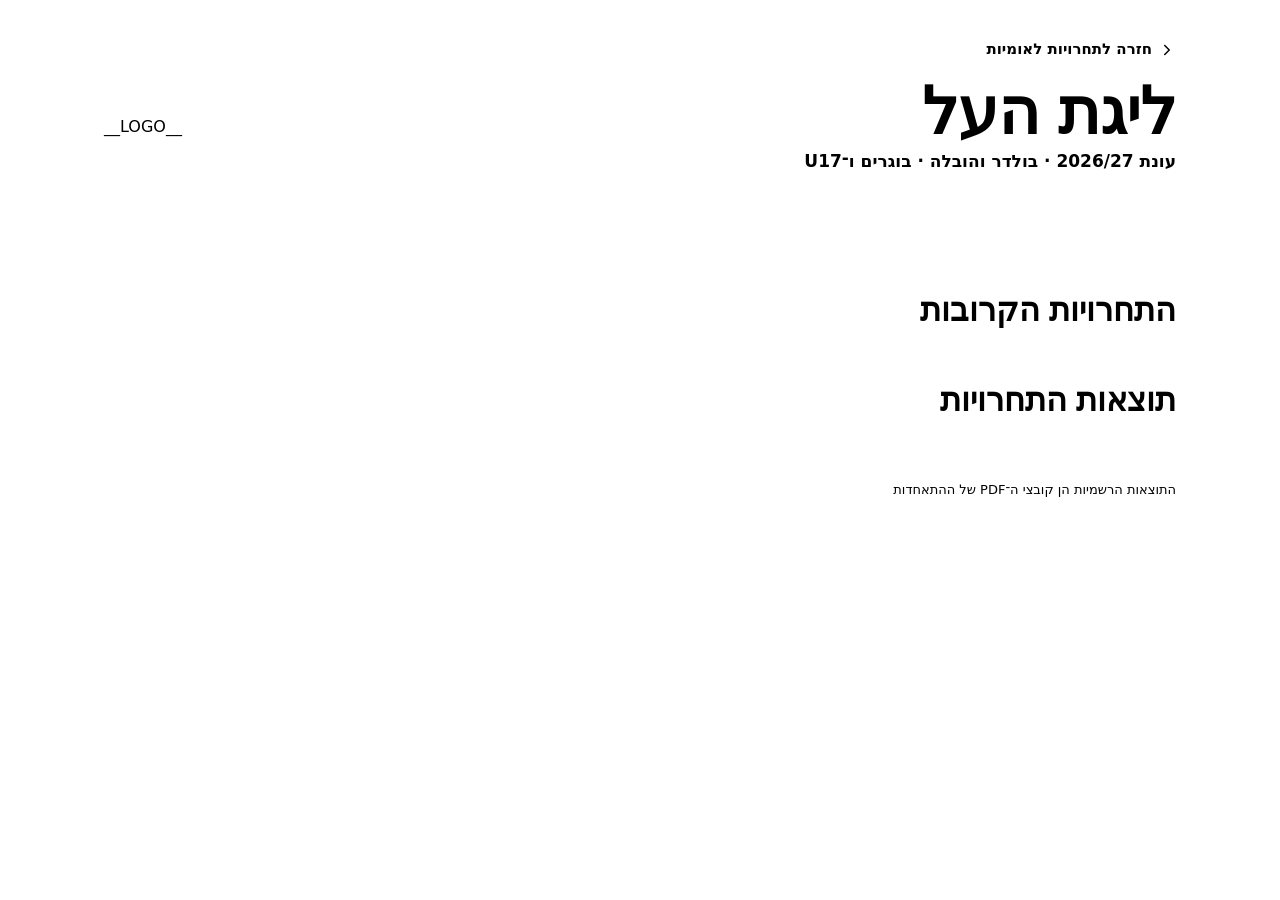
<file: tools/elite/template.html>
<!DOCTYPE html>
<html lang="he" dir="rtl">
<head>
<meta charset="utf-8">
<meta name="viewport" content="width=device-width, initial-scale=1">
<title>ליגת העל – התאחדות הטיפוס</title>
<style>
__FONTS__
:root{--navy:#01293f;--slate:#2e5360;--steel:#44869e;--link:#2e6a80;--mist:#e8eff2;--line:#cfdde3;--muted:#57707d}
*{box-sizing:border-box}
html,body{margin:0;background:#fff}
body{font-family:Heebo,system-ui,sans-serif;color:var(--navy);font-size:16px;line-height:1.55;-webkit-font-smoothing:antialiased}
a{color:var(--steel)}
.ltr{unicode-bidi:isolate;direction:ltr;display:inline-block}
.disp{font-family:Karantina,Heebo,sans-serif;font-weight:700;line-height:1}
.wrap{max-width:1120px;margin:0 auto;padding:28px 24px 56px;display:flex;flex-direction:column;gap:40px}
.skew{transform:skewX(-8deg)}
.unskew{display:inline-block;transform:skewX(8deg)}

/* back link (as on the federation's league pages) */
.back{align-self:flex-start;display:inline-flex;align-items:center;gap:6px;min-height:44px;font-weight:600;font-size:15px;color:var(--slate);text-decoration:none;margin-bottom:-32px}
.back:hover{color:var(--steel)}
/* header */
header{display:flex;flex-wrap:wrap;align-items:center;justify-content:space-between;gap:20px}
h1{margin:0;font-size:64px}
.sub{font-size:17px;font-weight:600;color:var(--slate);margin-top:4px}
.logo svg{height:64px;width:auto;display:block}

/* chyron (as on the federation's תחרויות לאומיות page) */
.chyron{display:flex;align-items:stretch;min-height:52px;gap:7px;padding-inline-start:10px;margin-top:-12px}
.ch-lbl{background:var(--steel);color:#fff;display:flex;align-items:center;padding:0 22px;transform:skewX(-8deg);flex:none}
.ch-lbl span{font-size:27px;padding-top:3px;transform:skewX(8deg)}
.ch-gap{width:14px;background:var(--slate);transform:skewX(-8deg);flex:none}
.ch-bar{flex:1 1 0;min-width:0;background:var(--navy);color:#fff;transform:skewX(-8deg);overflow:hidden;display:flex;align-items:center;cursor:pointer}
.ch-in{transform:skewX(8deg);overflow:hidden;width:100%}
.ch-track{display:flex;width:max-content;white-space:nowrap;animation:chy var(--dur,60s) linear infinite}
.ch-bar:hover .ch-track,.ch-bar.paused .ch-track{animation-play-state:paused}
.ch-item{padding:0 26px;font-size:16px;border-inline-start:2px solid var(--steel)}
.ch-item b{color:#9fd0e2;font-weight:600;margin-inline-end:8px}
@keyframes chy{from{transform:translateX(0)}to{transform:translateX(50%)}}
@media (prefers-reduced-motion:reduce){.ch-track{animation:none}.ch-in{overflow-x:auto}}

/* rows */
.row2{display:flex;flex-wrap:wrap;align-items:flex-start;gap:40px}
.main{flex:999 1 560px;min-width:0;display:flex;flex-direction:column}
.side{flex:1 1 300px;max-width:360px}
.shead{display:flex;flex-wrap:wrap;align-items:baseline;justify-content:space-between;gap:6px 20px;margin-bottom:10px}
h2{margin:0;font-size:32px}
.list{border-top:3px solid var(--navy);display:flex;flex-direction:column}

/* competition row */
.item{display:flex;gap:14px;padding:12px 0;border-bottom:1px solid var(--mist);align-items:center}
.date{flex:0 0 auto;min-width:64px;text-align:center;display:flex;flex-direction:column;align-self:flex-start}
.date .n{font-size:36px;line-height:.85;white-space:nowrap}
.date .m{font-weight:600;font-size:13px;line-height:1.3;color:var(--slate);margin-top:3px}
.date .w{font-size:12px;line-height:1.3;color:var(--muted)}
.body{flex:1 1 0;min-width:0;display:flex;flex-direction:column}
.body h3{margin:0;font-weight:700;font-size:17px;line-height:1.3}
.body .vn{color:var(--slate);font-size:14px}
.meta{display:flex;flex-wrap:wrap;gap:2px 18px;margin-top:4px;font-size:13px;color:var(--muted)}
.meta strong{color:var(--navy);font-weight:600}
.tag{font-family:Karantina,Heebo,sans-serif;font-weight:700;font-size:20px;line-height:1;padding:6px 12px 4px;transform:skewX(-8deg);display:inline-block;white-space:nowrap}
.tag.B{background:var(--steel);color:#fff}
.tag.L{background:var(--mist);color:var(--navy)}
.acts{display:flex;align-items:center;gap:10px;flex:none}

/* next competition panel */
.next{background:var(--navy);color:#fff;padding:26px 24px 24px;position:relative;overflow:hidden;display:flex;flex-direction:column}
.stripe{position:absolute;top:-10px;bottom:-10px;width:10px;transform:skewX(-8deg)}
.next .s1{left:36px;background:var(--slate)}
.next .s2{left:18px;background:var(--steel)}
.next .inner{margin-left:52px;display:flex;flex-direction:column}
.next h2{font-size:40px;margin-bottom:14px}
.next h3{margin:0;font-size:19px;font-weight:700;line-height:1.3}
.next .ln{font-size:14.5px;color:#c9dde5;margin-top:4px}
.count{display:flex;align-items:baseline;gap:10px;margin:16px 0 4px;padding-top:14px;border-top:1px solid #2c4a5c}
.count .n{font-size:64px}
.count .t{font-size:16px;font-weight:600;color:#c9dde5}
.reg{font-size:14px;color:#c9dde5}
.reg strong{color:#fff}
.bigbtn{display:flex;align-items:center;background:var(--steel);color:#fff;padding:0 18px;margin:18px 6px 0 0;text-decoration:none;min-height:56px;transform:skewX(-8deg)}
.bigbtn:hover{background:#3a7890;color:#fff}
.bigbtn>span{flex:1 1 auto;display:flex;align-items:center;justify-content:space-between;gap:10px;transform:skewX(8deg)}
.bigbtn strong{font-family:Karantina,Heebo,sans-serif;font-size:30px;font-weight:700;line-height:1;padding-top:3px}

/* results */
.res{border-bottom:1px solid var(--mist)}
.res summary{list-style:none;cursor:pointer}
.res summary::-webkit-details-marker{display:none}
.res summary .item{border-bottom:0}
.res summary:hover .body h3{color:var(--link)}
.toggle{display:inline-flex;align-items:center;gap:4px;margin-top:4px;font-weight:600;font-size:14px;color:var(--link)}
.toggle svg{transition:transform .2s}
.res[open] .toggle svg{transform:rotate(180deg)}
.allres{display:inline-flex;align-items:center;gap:8px;min-height:44px;padding:0 16px;background:var(--navy);color:#fff;text-decoration:none;transform:skewX(-8deg);white-space:nowrap}
.allres:hover{background:var(--slate);color:#fff}
.allres>span{display:inline-flex;align-items:center;gap:8px;transform:skewX(8deg);font-weight:600;font-size:15px}
.pgrid{display:grid;grid-template-columns:repeat(2,1fr);gap:12px;padding:4px 0 18px 0;margin-inline-start:78px}
.pcard{background:var(--mist);padding:14px 30px 12px 16px;position:relative;overflow:hidden;display:flex;flex-direction:column}
.pcard .bar{position:absolute;top:-10px;bottom:-10px;right:8px;width:8px;transform:skewX(-8deg);background:var(--steel)}
.pcard h4{margin:0 0 6px;font-size:26px}
.pod{list-style:none;margin:0;padding:0;flex:1}
.pod li{display:flex;align-items:center;gap:12px;padding:6px 0;border-bottom:1px solid #d9e5ea}
.pod li:last-child{border-bottom:0}
.badge{flex:none;display:inline-flex;align-items:center;justify-content:center;width:34px;height:34px;color:#fff;font-family:Karantina,Heebo,sans-serif;font-weight:700;font-size:22px;line-height:1;transform:skewX(-8deg)}
.b1{background:var(--navy)}.b2{background:var(--slate)}.b3{background:var(--steel)}
.who{display:flex;flex-direction:column;line-height:1.25;min-width:0}
.who strong{font-size:15.5px;font-weight:700}
.who span{font-size:12.5px;color:var(--muted)}
.empty{padding:16px 0;color:var(--muted)}
footer{font-size:13px;color:var(--muted);border-top:1px solid var(--mist);padding-top:14px}

@media (max-width:767px){
  .wrap{padding:20px 16px 40px;gap:32px}
  h1{font-size:48px}
  .logo svg{height:48px}
  .side{max-width:none}
  .item{flex-wrap:wrap}
  .acts{width:100%;padding-inline-start:78px}
  .pgrid{grid-template-columns:1fr 1fr;gap:8px;margin-inline-start:0}
  .pcard{padding:10px 22px 8px 10px}
  .pcard .bar{right:6px;width:6px}
  .pcard h4{font-size:22px}
  .badge{width:26px;height:26px;font-size:18px}
  .pod li{gap:8px;align-items:flex-start}
  .who strong{font-size:13.5px}
  .who span{font-size:11.5px}
  .next{order:-1}
  .chyron{margin-top:-8px;min-height:46px;padding-inline-start:6px}
  .ch-lbl{padding:0 12px}.ch-lbl span{font-size:22px}
  .ch-gap{width:8px}
  .ch-item{font-size:14.5px;padding:0 18px}
}
.pod .u15,.u15{display:inline-block;margin-inline-start:6px;padding:1px 6px;font-size:11px;font-weight:700;color:#fff;background:#44869e;vertical-align:2px}
</style>
</head>
<body>
<div class="wrap">

<a class="back" id="backlink" target="_top" rel="noopener">
  <svg aria-hidden="true" width="18" height="18" viewBox="0 0 24 24" fill="none" stroke="currentColor" stroke-width="2" stroke-linecap="round" stroke-linejoin="round"><path d="M9 6l6 6-6 6"></path></svg>
  <span>חזרה לתחרויות לאומיות</span>
</a>
<header>
  <div>
    <h1 class="disp">ליגת העל</h1>
    <div class="sub">עונת <span class="ltr">2026/27</span> · בולדר והובלה · בוגרים ו־U17</div>
  </div>
  <div class="logo">__LOGO__</div>
</header>

<div class="chyron" aria-label="עדכונים מהתחרויות">
  <div class="ch-lbl"><span class="disp">עדכונים</span></div>
  <div class="ch-gap" aria-hidden="true"></div>
  <div class="ch-bar" id="chbar" title="לחיצה עוצרת או ממשיכה את הגלילה">
    <div class="ch-in"><div class="ch-track" id="chtrack"></div></div>
  </div>
</div>

<div class="row2">
  <section class="main">
    <div class="shead"><h2 class="disp">התחרויות הקרובות</h2></div>
    <div class="list" id="upcoming"></div>
  </section>
  <aside class="side next" id="next" aria-label="המדרג הלאומי"></aside>
</div>

<section class="main" style="flex:none">
  <div class="shead"><h2 class="disp">תוצאות התחרויות</h2></div>
  <div class="list" id="past"></div>
</section>

<footer>התוצאות הרשמיות הן קובצי ה־PDF של ההתאחדות</footer>
</div>

<script>
const RESULTS = __RESULTS__;
const META = __META__;
// Federation page with the national rankings (המדרג הלאומי). Replace with the ilca.org.il page address.
const RANKINGS_URL = 'https://ilca.org.il/%d7%94%d7%9e%d7%93%d7%a8%d7%92-%d7%94%d7%9c%d7%90%d7%95%d7%9e%d7%99-%d7%91%d7%98%d7%99%d7%a4%d7%95%d7%a1/';
// Landing page of all leagues (תחרויות לאומיות). Replace with its address on the federation website.
const LANDING_URL = 'https://ilca.org.il/%D7%A1%D7%A4%D7%95%D7%A8%D7%98/%D7%AA%D7%97%D7%A8%D7%95%D7%99%D7%95%D7%AA-%D7%9C%D7%90%D7%95%D7%9E%D7%99%D7%95%D7%AA/';

const DISC = {B:'בולדר', L:'הובלה'};
const MONTHS = ['ינואר','פברואר','מרץ','אפריל','מאי','יוני','יולי','אוגוסט','ספטמבר','אוקטובר','נובמבר','דצמבר'];
const DAYS = ['א׳','ב׳','ג׳','ד׳','ה׳','ו׳','ש׳'];
const $ = s => document.querySelector(s);
const esc = s => String(s).replace(/[&<>"]/g, c => ({'&':'&amp;','<':'&lt;','>':'&gt;','"':'&quot;'}[c]));
const D = s => { const [y,m,d] = s.split('-').map(Number); return new Date(y, m-1, d); };
const today = (() => { const t = new Date(); return new Date(t.getFullYear(), t.getMonth(), t.getDate()); })();
const dayDiff = s => Math.round((D(s) - today) / 864e5);
const dm = d => `${d.getDate()}.${d.getMonth()+1}`;
const gdrive = id => `https://drive.google.com/file/d/${id}/view`;
const folder = id => `https://drive.google.com/drive/folders/${id}`;
const ARROW = '<svg aria-hidden="true" width="20" height="20" viewBox="0 0 24 24" fill="none" stroke="currentColor" stroke-width="2.5" stroke-linecap="round" stroke-linejoin="round"><path d="M15 6l-6 6 6 6"></path></svg>';
const CHEV = '<svg aria-hidden="true" width="16" height="16" viewBox="0 0 24 24" fill="none" stroke="currentColor" stroke-width="2.5" stroke-linecap="round" stroke-linejoin="round"><path d="M6 9l6 6 6-6"></path></svg>';

function dateBox(c){
  const s = D(c.start), e = D(c.end);
  const n = s.getMonth() === e.getMonth() ? `${s.getDate()}–${e.getDate()}` : `${s.getDate()}.${s.getMonth()+1}–${e.getDate()}.${e.getMonth()+1}`;
  return `<div class="date"><span class="n disp ltr">${n}</span><span class="m">${MONTHS[s.getMonth()]}</span><span class="w">${DAYS[s.getDay()]}–${DAYS[e.getDay()]}</span></div>`;
}
const regText = c => dayDiff(c.regClose) >= 0
  ? `סגירת רישום: <strong class="ltr">${dm(D(c.regClose))}</strong>`
  : `הרישום נסגר <strong class="ltr">${dm(D(c.regClose))}</strong>`;

/* upcoming + next */
const upcoming = META.upcoming.filter(c => dayDiff(c.end) >= 0).sort((a,b) => D(a.start) - D(b.start));
function renderUpcoming(){
  $('#upcoming').innerHTML = upcoming.length ? upcoming.map(c => `
    <article class="item">
      ${dateBox(c)}
      <div class="body">
        <h3>${esc(c.name)}</h3>
        <div class="vn">${esc(c.venue)}</div>
        <div class="meta"><span>קטגוריות: <strong>${esc(c.cats)}</strong></span><span>${regText(c)}</span></div>
      </div>
      <div class="acts"><span class="tag ${c.disc}"><span class="unskew">${DISC[c.disc]}</span></span></div>
    </article>`).join('') : '<div class="empty">אין תחרויות נוספות כרגע.</div>';
}
function renderNext(){
  $('#next').innerHTML = `<div class="stripe s1" aria-hidden="true"></div><div class="stripe s2" aria-hidden="true"></div>
    <div class="inner"><h2 class="disp">המדרג הלאומי</h2>
      <p class="ln" style="margin:0;font-size:15.5px">הדירוג המצטבר של העונה בבולדר ובהובלה, על פי תוצאות ליגת העל, אליפויות ישראל והישגים בחו״ל.</p>
      <a class="bigbtn" href="${RANKINGS_URL}" target="_top" rel="noopener"><span><strong>למדרג הלאומי</strong>${ARROW}</span></a>
    </div>`;
}

/* past results, each with collapsible podiums */
const past = META.past.filter(c => RESULTS[c.id]).sort((a,b) => D(a.start) - D(b.start));
const CARDS = [['M','OPEN','בוגרים'],['W','OPEN','בוגרות'],['M','U17','בנים U17'],['W','U17','בנות U17']];
function podiums(c){
  const R = RESULTS[c.id];
  return CARDS.filter(([g,t]) => R[g] && R[g][t]).map(([g,t,label]) => {
    const pod = R[g][t].filter(r => r[0] <= 3);
    return `<div class="pcard"><div class="bar" aria-hidden="true"></div><h4 class="disp">${label}</h4>
      <ol class="pod">${pod.map(r => `<li><span class="badge b${r[0]}"><span class="unskew">${r[0]}</span></span><span class="who"><strong>${esc(r[1])}${r[3] === 'U15' ? '<span class="u15">U15</span>' : ''}</strong><span>${esc(r[2])}</span></span></li>`).join('')}</ol>
    </div>`;
  }).join('');
}
function renderPast(){
  $('#past').innerHTML = past.length ? past.map(c => `
    <details class="res">
      <summary><div class="item">
        ${dateBox(c)}
        <div class="body">
          <h3>${esc(c.name)}</h3>
          <div class="vn">${esc(c.venue)}</div>
          <span class="toggle">מקומות ראשונים בכל קטגוריה ${CHEV}</span>
        </div>
        <div class="acts">
          <span class="tag ${c.disc}"><span class="unskew">${DISC[c.disc]}</span></span>
          <a class="allres" href="${folder(c.folder)}" target="_blank" rel="noopener"><span>כל התוצאות ${ARROW}</span></a>
        </div>
      </div></summary>
      <div class="pgrid">${podiums(c)}</div>
    </details>`).join('') : '<div class="empty">עדיין אין תוצאות.</div>';
  document.querySelectorAll('.allres').forEach(a => a.addEventListener('click', e => e.stopPropagation()));
}

/* chyron: latest competition podiums + upcoming competitions */
function names(rows){ return rows.map(r => r[1] + (r[3] === 'U15' ? ' (U15)' : '')); }
function podiumLine(rows){
  const by = p => names(rows.filter(r => r[0] === p));
  const parts = [], ord = {1:'ראשון', 2:'שני', 3:'שלישי'};
  [1,2,3].forEach(p => {
    const n = by(p); if (!n.length) return;
    parts.push(n.length > 1 ? `${n.join(' ו')} חולקים את המקום ה${ord[p]}` : `${n[0]} ${p === 1 ? 'במקום הראשון' : 'במקום ה' + ord[p]}`);
  });
  return parts.join(', ');
}
function renderChyron(){
  const items = [];
  const last = past[past.length - 1];
  if (last) {
    const short = last.name.replace('ליגת העל ', '');
    CARDS.forEach(([g,t,label]) => {
      const rows = ((RESULTS[last.id][g] || {})[t] || []).filter(r => r[0] <= 3);
      if (rows.length) items.push([`${short} · ${label}`, podiumLine(rows)]);
    });
  }
  upcoming.forEach((c, i) => {
    const short = c.name.replace('ליגת העל ', '');
    const n = dayDiff(c.start);
    const when = n > 1 ? `בעוד ${n} ימים` : n === 1 ? 'מחר' : 'מתקיימת עכשיו';
    items.push([`${i === 0 ? 'התחרות הבאה' : 'בהמשך העונה'} · ${short}`, `${dm(D(c.start))}–${dm(D(c.end))}, ${c.venue} (${when}). ${dayDiff(c.regClose) >= 0 ? 'סגירת רישום ' + dm(D(c.regClose)) : 'הרישום נסגר'}`]);
  });
  const html = items.map(([k,v]) => `<span class="ch-item"><b>${esc(k)}</b>${esc(v)}</span>`).join('');
  const tr = $('#chtrack');
  tr.innerHTML = html + `<span aria-hidden="true" style="display:contents">${html}</span>`;
  requestAnimationFrame(() => tr.style.setProperty('--dur', Math.max(20, tr.scrollWidth / 2 / 70) + 's'));
  $('#chbar').onclick = () => $('#chbar').classList.toggle('paused');
}

$('#backlink').href = LANDING_URL;
renderUpcoming(); renderNext(); renderPast(); renderChyron();
if (location.hash) { try { history.replaceState(null, '', location.pathname + location.search); } catch (e) {} }
</script>
</body>
</html>
</file>
<file: assets/site.css>
/* Shared styles for the federation's competitions pages (design: Noam, "דף תוצאות התאחדות הטיפוס") */
@font-face{font-family:Karantina;font-weight:700;font-display:swap;src:url(fonts/karantina-hebrew-700.woff2) format("woff2");unicode-range:U+0307-0308,U+0590-05FF,U+200C-2010,U+20AA,U+25CC,U+FB1D-FB4F}
@font-face{font-family:Karantina;font-weight:700;font-display:swap;src:url(fonts/karantina-latin-700.woff2) format("woff2");unicode-range:U+0000-00FF,U+0131,U+0152-0153,U+02BB-02BC,U+02C6,U+02DA,U+02DC,U+0304,U+0308,U+0329,U+2000-206F,U+20AC,U+2122,U+2191,U+2193,U+2212,U+2215,U+FEFF,U+FFFD}
@font-face{font-family:Heebo;font-weight:100 900;font-display:swap;src:url(fonts/heebo-hebrew.woff2) format("woff2");unicode-range:U+0307-0308,U+0590-05FF,U+200C-2010,U+20AA,U+25CC,U+FB1D-FB4F}
@font-face{font-family:Heebo;font-weight:100 900;font-display:swap;src:url(fonts/heebo-latin.woff2) format("woff2");unicode-range:U+0000-00FF,U+0131,U+0152-0153,U+02BB-02BC,U+02C6,U+02DA,U+02DC,U+0304,U+0308,U+0329,U+2000-206F,U+20AC,U+2122,U+2191,U+2193,U+2212,U+2215,U+FEFF,U+FFFD}

:root{--navy:#01293f;--slate:#2e5360;--steel:#44869e;--steel2:#3d7d95;--link:#2e6a80;--mist:#e8eff2;--line:#cfdde3;--muted:#57707d;--warn:#b04a16}
*{box-sizing:border-box}
[hidden]{display:none!important}
html,body{margin:0;background:#fff}
body{font-family:Heebo,system-ui,sans-serif;color:var(--navy);font-size:16px;line-height:1.55;-webkit-font-smoothing:antialiased}
a{color:var(--steel)}a:hover{color:var(--slate)}
.ltr{unicode-bidi:isolate;direction:ltr;display:inline-block}
.disp{font-family:Karantina,Heebo,sans-serif;font-weight:700;line-height:1}
.wrap{max-width:1120px;margin:0 auto;padding:28px 24px 56px;display:flex;flex-direction:column;gap:40px}

/* header */
.site-head{display:flex;flex-wrap:wrap;align-items:center;justify-content:space-between;gap:20px}
.site-head h1{margin:0;font-size:64px}
.site-head .sub{font-size:17px;font-weight:600;color:var(--slate);margin-top:4px}
.site-head .logo{display:block;height:84px;width:auto}
.back{align-self:flex-start;display:inline-flex;align-items:center;gap:6px;min-height:44px;font-weight:600;font-size:15px;color:var(--slate);text-decoration:none;margin-bottom:-32px}
.back:hover{color:var(--steel)}

/* chyron */
.chyron{display:flex;align-items:stretch;min-height:52px;gap:7px;padding-inline-start:10px;margin-top:-12px}
.ch-lbl{background:var(--steel);color:#fff;display:flex;align-items:center;padding:0 22px;transform:skewX(-8deg);flex:none}
.ch-lbl span{font-size:27px;padding-top:3px;transform:skewX(8deg)}
.ch-gap{width:14px;background:var(--slate);transform:skewX(-8deg);flex:none}
.ch-bar{flex:1 1 0;min-width:0;background:var(--navy);color:#fff;transform:skewX(-8deg);overflow:hidden;display:flex;align-items:center;cursor:pointer}
.ch-in{transform:skewX(8deg);overflow:hidden;width:100%}
.ch-track{display:flex;width:max-content;white-space:nowrap;animation:chy var(--dur,60s) linear infinite}
.ch-bar:hover .ch-track,.ch-bar.paused .ch-track{animation-play-state:paused}
.ch-item{padding:0 26px;font-size:16px;border-inline-start:2px solid var(--steel)}
.ch-item b{color:#9fd0e2;font-weight:600;margin-inline-end:8px}
@keyframes chy{from{transform:translateX(0)}to{transform:translateX(50%)}}
@media (prefers-reduced-motion:reduce){.ch-track{animation:none}.ch-in{overflow-x:auto}}

/* layout */
.row2{display:flex;flex-wrap:wrap;align-items:flex-start;gap:40px}
.main{flex:999 1 560px;min-width:0;display:flex;flex-direction:column}
.side{flex:1 1 300px;max-width:360px}
.shead{display:flex;flex-wrap:wrap;align-items:baseline;justify-content:space-between;gap:6px 20px;margin-bottom:10px}
h2{margin:0;font-size:32px}
.list{border-top:3px solid var(--navy);display:flex;flex-direction:column}

/* competition row */
.item{display:flex;gap:14px;padding:10px 0;border-bottom:1px solid var(--mist);align-items:center}
.date{flex:0 0 auto;min-width:60px;text-align:center;display:flex;flex-direction:column;align-self:flex-start}
.date .n{font-size:36px;line-height:.85;white-space:nowrap}
.date .m{font-weight:600;font-size:13px;line-height:1.3;color:var(--slate);margin-top:3px}
.date .w{font-size:12px;line-height:1.3;color:var(--muted)}
.body{flex:1 1 0;min-width:0;display:flex;flex-direction:column}
.body h3{margin:0;font-weight:700;font-size:17px;line-height:1.3}
.body .vn{color:var(--slate);font-size:14px}
.meta{display:flex;flex-wrap:wrap;gap:2px 18px;margin-top:4px;font-size:13px;color:var(--muted)}
.meta strong{color:var(--navy);font-weight:600}
.meta .soon,.meta .soon strong{color:var(--warn)}
.note{margin-top:4px;font-size:13px;color:var(--slate);padding-inline-start:8px;border-inline-start:3px solid var(--steel)}
.empty{padding:16px 0;color:var(--muted)}

/* navy side panel */
.panel{background:var(--navy);color:#fff;padding:26px 24px 24px;position:relative;overflow:hidden;display:flex;flex-direction:column}
.panel .stripe{position:absolute;top:-10px;bottom:-10px;width:10px;transform:skewX(-8deg)}
.panel .s1{left:36px;background:var(--slate)}
.panel .s2{left:18px;background:var(--steel)}
.panel h2{font-size:40px;margin-bottom:18px}
.bigbtn{display:flex;align-items:center;background:var(--steel);color:#fff;padding:8px 18px;margin:0 6px 14px 58px;text-decoration:none;min-height:56px;transform:skewX(-8deg)}
.bigbtn:hover{background:#3a7890;color:#fff}
.bigbtn>span{flex:1 1 auto;display:flex;align-items:center;justify-content:space-between;gap:10px;transform:skewX(8deg)}
.bigbtn strong{font-family:Karantina,Heebo,sans-serif;font-size:30px;font-weight:700;line-height:1;padding-top:3px}
.bigbtn small{display:block;font-size:13px}
.plink{display:flex;flex-direction:column;color:#fff;padding:14px 0;margin-left:52px;border-top:1px solid #2c4a5c;text-decoration:none;min-height:44px}
.plink:hover{color:#9fd0e2}
.plink strong{font-size:18px;font-weight:700}
.plink span{font-size:14px;color:#b9cdd6}

/* league cards */
.cards{display:flex;flex-wrap:wrap;gap:18px}
.lcard{flex:1 1 220px;position:relative;overflow:hidden;display:flex;flex-direction:column;gap:6px;min-height:168px;padding:22px 34px 20px 18px;background:var(--mist);color:var(--navy);text-decoration:none}
.lcard .bar{position:absolute;top:-10px;bottom:-10px;right:10px;width:12px;transform:skewX(-8deg)}
.lcard h3{margin:0;font-size:38px}
.lcard p{margin:0;font-size:15px;color:var(--muted);display:flex;flex-direction:column}
.lcard .go{margin-top:auto;font-weight:600;font-size:15px;color:var(--link)}
a.lcard:hover{background:#dfe9ed;color:var(--navy)}
.lcard.soon{cursor:default}
.lcard.soon .go{color:var(--muted)}

/* kind tags, buttons, accordions, results rows */
.ktag{font-size:12px;font-weight:700;padding:1px 8px;white-space:nowrap}
.k-boulder{background:var(--steel);color:#fff}.k-lead{background:var(--slate);color:#fff}.k-sim{background:#fff;color:var(--slate);border:1px solid var(--steel)}
.status{font-size:12px;font-weight:700;padding:1px 8px;background:#fbe9df;color:#8a3a10}
.past-tag{font-size:12px;font-weight:600;padding:1px 8px;background:var(--mist);color:var(--slate)}
.btn{display:inline-flex;align-items:center;gap:8px;min-height:44px;padding:0 20px;background:var(--navy);color:#fff;font-weight:700;font-size:15px;text-decoration:none;border:2px solid var(--navy)}
.btn:hover{background:var(--slate);border-color:var(--slate);color:#fff}
.btn.ghost{background:#fff;color:var(--navy)}.btn.ghost:hover{background:var(--mist);color:var(--navy)}
.btn.steel{background:var(--steel);border-color:var(--steel)}
.chip{display:inline-flex;align-items:center;min-height:44px;padding:0 20px;background:var(--mist);color:var(--slate);font-weight:600;font-size:15px}
.dgroup{display:flex;gap:7px;padding:14px 0;padding-inline-start:6px;border-top:3px solid var(--navy);border-bottom:1px solid var(--mist)}
.dbtn{min-height:44px;padding:0 22px;border:0;cursor:pointer;font-family:Karantina,Heebo,sans-serif;font-weight:700;font-size:26px;line-height:1;transform:skewX(-8deg);background:var(--mist);color:var(--navy)}
.dbtn span{display:inline-block;transform:skewX(8deg)}
.dbtn[aria-pressed="true"]{background:var(--steel);color:#fff}
.fbtn{min-height:44px;padding:0 16px;cursor:pointer;font-family:Heebo,sans-serif;font-weight:600;font-size:15px;background:#fff;color:var(--navy);border:2px solid var(--line)}
.fbtn[aria-pressed="true"]{background:var(--navy);color:#fff;border-color:var(--navy)}
.acc{display:flex;flex-direction:column;border:2px solid var(--navy)}
.acc>button{display:flex;flex-wrap:wrap;align-items:center;justify-content:space-between;gap:8px 16px;width:100%;min-height:64px;padding:14px 20px;border:0;background:var(--navy);color:#fff;cursor:pointer;text-align:right;font-family:Heebo,sans-serif}
.acc .acc-t{display:flex;flex-wrap:wrap;align-items:baseline;gap:4px 14px}
.acc .acc-t b{font-family:Karantina,Heebo,sans-serif;font-weight:700;font-size:32px;line-height:1;padding-top:3px}
.acc .acc-t span,.acc .acc-s{font-size:15px;font-weight:600;color:#b9cdd6}
.acc .acc-s{display:inline-flex;align-items:center;gap:8px}
.acc .acc-s svg{transition:transform .2s}
.acc>button[aria-expanded="true"] .acc-s svg{transform:rotate(180deg)}
.acc .acc-p{padding:18px 20px 22px;display:flex;flex-direction:column;gap:14px;font-size:15px}
.acc ul{margin:0;padding-inline-start:22px;display:flex;flex-direction:column;gap:8px}
.callout{background:var(--mist);padding:14px 16px;border-inline-start:4px solid var(--steel)}
.callout.warn{background:#fbe9df;color:#5e2a0c;border:0;display:flex;gap:12px;align-items:flex-start}
table.simple{width:100%;min-width:420px;border-collapse:collapse;font-size:15px}
table.simple thead tr{background:var(--mist)}
table.simple th,table.simple td{padding:10px 14px;text-align:right}
table.simple tbody tr{border-bottom:1px solid var(--mist)}
table.simple tbody th{font-family:Karantina,Heebo,sans-serif;font-weight:700;font-size:26px;line-height:1}
.item.off{opacity:.62}

.foot{display:flex;flex-wrap:wrap;align-items:center;justify-content:space-between;gap:10px 20px;margin-top:14px}
.foot p{margin:0;font-size:13px;color:var(--muted)}
.tlink{display:inline-flex;align-items:center;gap:6px;min-height:44px;font-weight:600;font-size:15px;color:var(--link);text-decoration:none}
.side-nav{flex:1 1 300px;max-width:360px;display:flex;flex-direction:column;gap:18px}
.side-nav .lcard{flex:1 1 auto;min-height:140px}
.side-nav .lcard h3{font-size:36px}
.lcard.plain{background:#fff;border:2px solid var(--mist)}
/* slideshow (National League) */
.hero{display:none;flex-direction:column;gap:8px;margin-top:-12px}
@media (min-width:768px){.hero.has{display:flex}}
.hero .frames{display:flex;gap:8px;align-items:flex-start}
.hero .fr{min-width:0;position:relative;overflow:hidden;background:var(--mist)}
.hero .fr.side{flex:.6667 1 0;aspect-ratio:2/3}.hero .fr.mid{flex:1.5 1 0;aspect-ratio:3/2}
.hero .fr img{position:absolute;inset:0;width:100%;height:100%;object-fit:cover;opacity:0;transition:opacity 1.2s ease}
.hero .fr img.on{opacity:1}
.hero .ctl{display:flex;flex-wrap:wrap;align-items:center;justify-content:space-between;gap:8px 16px}
.hero .pp{width:44px;height:44px;display:inline-flex;align-items:center;justify-content:center;border:0;cursor:pointer;background:var(--navy);color:#fff}
.hero .dots{display:flex;gap:6px}
.hero .dots button{width:28px;height:44px;border:0;padding:0;cursor:pointer;background:transparent;display:inline-flex;align-items:center;justify-content:center}
.hero .dots span{display:block;width:18px;height:6px;transform:skewX(-8deg);background:#cfdde3}
.hero .dots button[aria-current="true"] span{background:var(--navy)}
.hero .credit{font-size:13px;font-weight:600;color:var(--muted)}
/* leaders */
.lead-badge{flex:0 0 auto;display:inline-flex;align-items:center;justify-content:center;width:44px;height:44px;color:#fff;font-family:Karantina,Heebo,sans-serif;font-weight:700;font-size:28px;line-height:1;transform:skewX(-8deg)}
.lead-badge span{transform:skewX(8deg)}
select.sel{min-height:44px;padding:0 12px;font-family:Heebo,sans-serif;font-size:15px;font-weight:600;color:var(--navy);background:#fff;border:2px solid var(--line)}

@media (max-width:767px){
  .wrap{padding:20px 16px 40px;gap:32px}
  .site-head h1{font-size:48px}
  .site-head .logo{height:56px}
  .chyron{margin-top:-8px;min-height:46px;padding-inline-start:6px}
  .ch-lbl{padding:0 12px}.ch-lbl span{font-size:22px}
  .ch-gap{width:8px}
  .ch-item{font-size:14.5px;padding:0 18px}
  .side{max-width:none}
}
</file>
